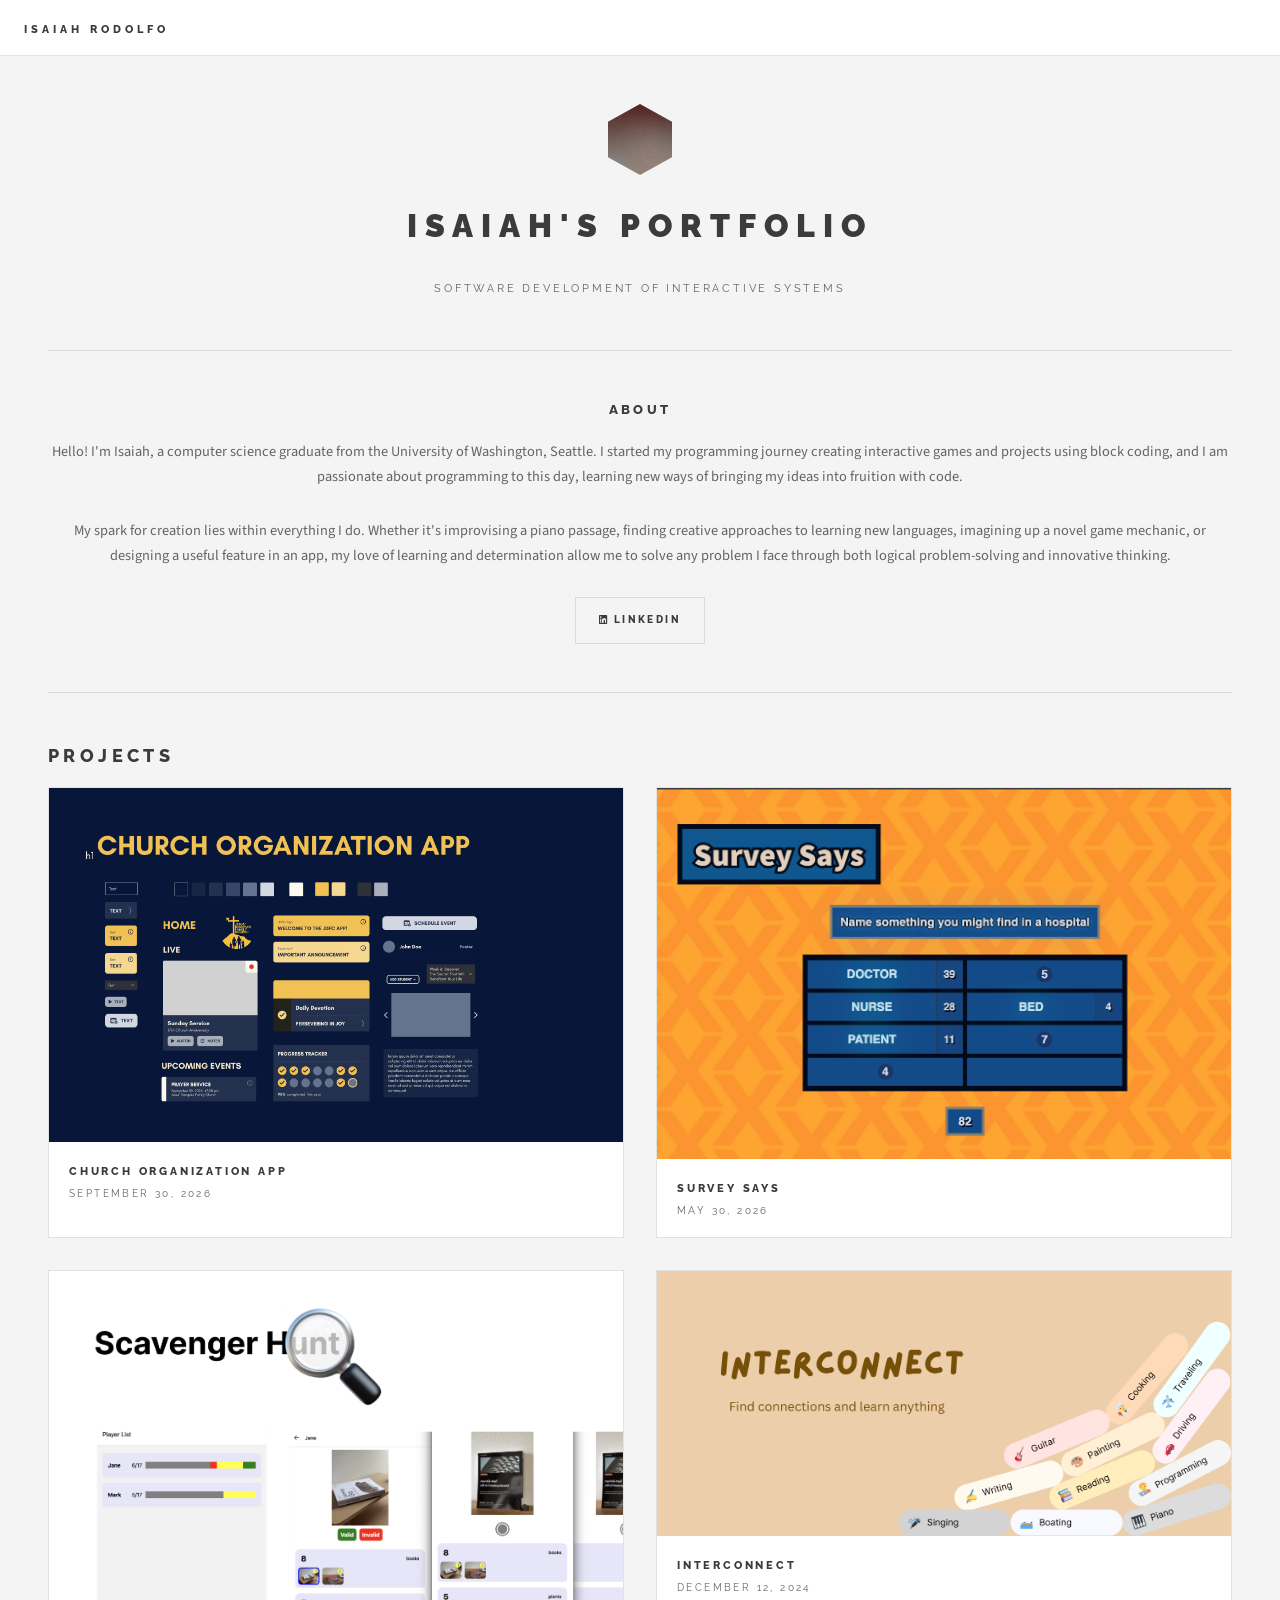
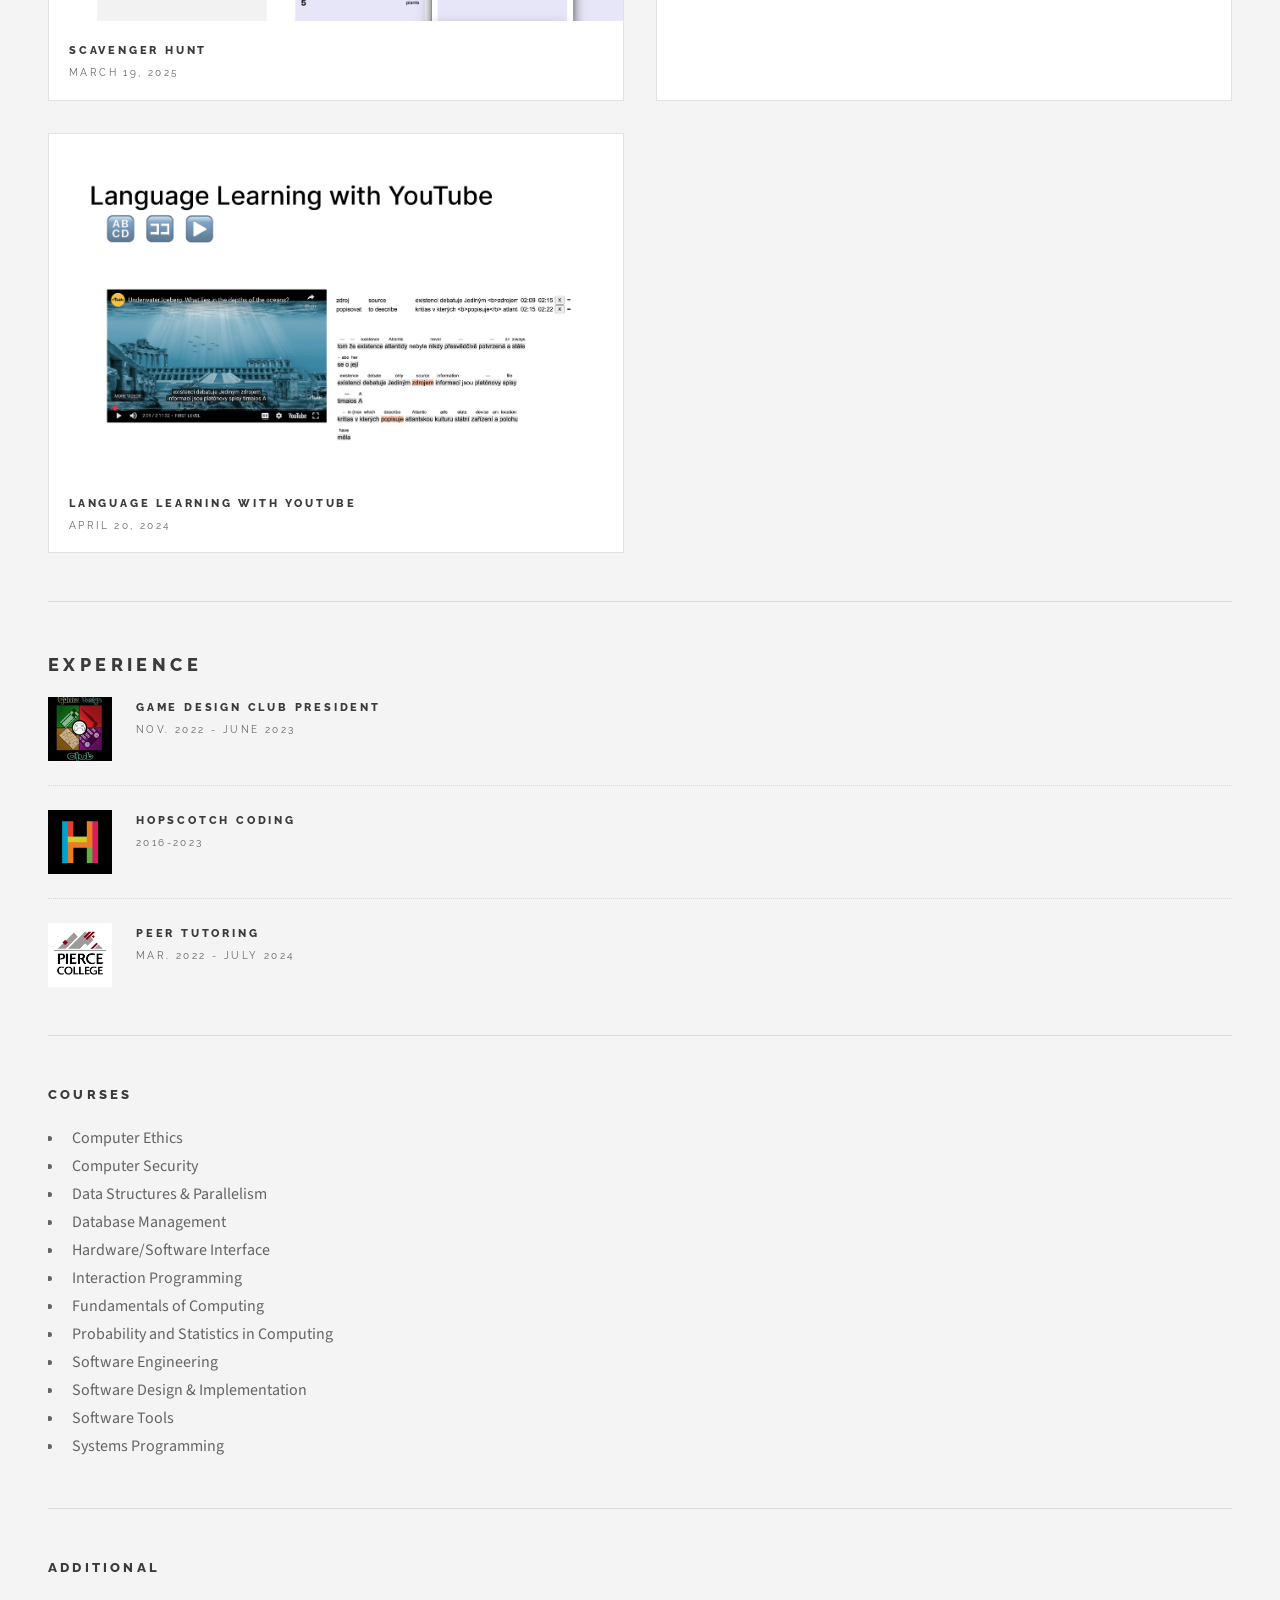
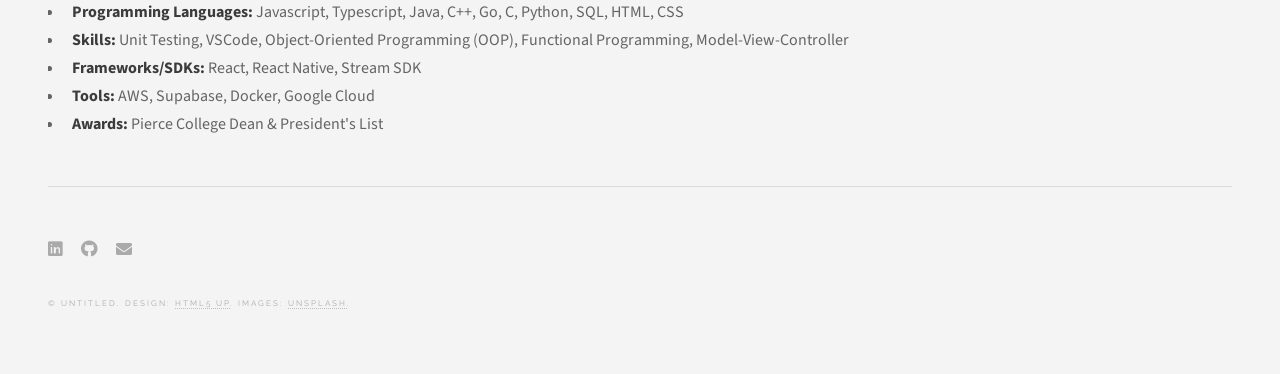
<file: index.html>
<!DOCTYPE html>
<!--
	Future Imperfect by HTML5 UP
	html5up.net | @ajlkn
	Free for personal and commercial use under the CCA 3.0 license (html5up.net/license)
-->
<html>
  <head>
    <title>Isaiah Rodolfo's Portfolio</title>
    <meta charset="utf-8" />
    <meta
      name="viewport"
      content="width=device-width, initial-scale=1, user-scalable=no"
    />
    <link rel="stylesheet" href="assets/css/main.css" />
  </head>
  <body class="is-preload">
    <!-- Wrapper -->
    <div id="wrapper">
      <!-- Header -->
      <header id="header">
        <h1><a href="index.html">Isaiah Rodolfo</a></h1>
        <!-- <nav class="links">
          <ul>
            <li><a href="#">Lorem</a></li>
            <li><a href="#">Ipsum</a></li>
            <li><a href="#">Feugiat</a></li>
            <li><a href="#">Tempus</a></li>
            <li><a href="#">Adipiscing</a></li>
          </ul>
        </nav> -->
        <!-- <nav class="main">
          <ul>
            <li class="search">
              <a class="fa-search" href="#search">Search</a>
              <form id="search" method="get" action="#">
                <input type="text" name="query" placeholder="Search" />
              </form>
            </li>
            <li class="menu">
              <a class="fa-bars" href="#menu">Menu</a>
            </li>
          </ul>
        </nav> -->
      </header>

      <!-- Menu -->
      <section id="menu">
        <!-- Search -->
        <section>
          <form class="search" method="get" action="#">
            <input type="text" name="query" placeholder="Search" />
          </form>
        </section>

        <!-- Links -->
        <section>
          <ul class="links">
            <li>
              <a href="#">
                <h3>Lorem ipsum</h3>
                <p>Feugiat tempus veroeros dolor</p>
              </a>
            </li>
            <li>
              <a href="#">
                <h3>Dolor sit amet</h3>
                <p>Sed vitae justo condimentum</p>
              </a>
            </li>
            <li>
              <a href="#">
                <h3>Feugiat veroeros</h3>
                <p>Phasellus sed ultricies mi congue</p>
              </a>
            </li>
            <li>
              <a href="#">
                <h3>Etiam sed consequat</h3>
                <p>Porta lectus amet ultricies</p>
              </a>
            </li>
          </ul>
        </section>

        <!-- Actions -->
        <section>
          <ul class="actions stacked">
            <li><a href="#" class="button large fit">Log In</a></li>
          </ul>
        </section>
      </section>

      <!-- Main -->
      <div id="main">
        <!-- Post -->
        <!--
							<article class="post">
								<header>
									<div class="title">
										<h2><a href="#">Elements</a></h2>
										<p>Lorem ipsum dolor amet nullam consequat etiam feugiat</p>
									</div>
									<div class="meta">
										<time class="published" datetime="2015-10-18">October 18, 2015</time>
										<a href="#" class="author"><span class="name">Jane Doe</span><img src="images/avatar.jpg" alt="" /></a>
									</div>
								</header>

								<section>
									<h3>Text</h3>
									<p>This is <b>bold</b> and this is <strong>strong</strong>. This is <i>italic</i> and this is <em>emphasized</em>.
									This is <sup>superscript</sup> text and this is <sub>subscript</sub> text.
									This is <u>underlined</u> and this is code: <code>for (;;) { ... }</code>. Finally, <a href="#">this is a link</a>.</p>
									<hr />
									<p>Nunc lacinia ante nunc ac lobortis. Interdum adipiscing gravida odio porttitor sem non mi integer non faucibus ornare mi ut ante amet placerat aliquet. Volutpat eu sed ante lacinia sapien lorem accumsan varius montes viverra nibh in adipiscing blandit tempus accumsan.</p>
									<hr />
									<h2>Heading Level 2</h2>
									<h3>Heading Level 3</h3>
									<h4>Heading Level 4</h4>
									<hr />
									<h4>Blockquote</h4>
									<blockquote>Fringilla nisl. Donec accumsan interdum nisi, quis tincidunt felis sagittis eget tempus euismod. Vestibulum ante ipsum primis in faucibus vestibulum. Blandit adipiscing eu felis iaculis volutpat ac adipiscing accumsan faucibus. Vestibulum ante ipsum primis in faucibus lorem ipsum dolor sit amet nullam adipiscing eu felis.</blockquote>
									<h4>Preformatted</h4>
									<pre><code>i = 0;

while (!deck.isInOrder()) {
  print 'Iteration ' + i;
  deck.shuffle();
  i++;
}

print 'It took ' + i + ' iterations to sort the deck.';</code></pre>
								</section>

								<section>
									<h3>Lists</h3>
									<div class="row">
										<div class="col-6 col-12-medium">
											<h4>Unordered</h4>
											<ul>
												<li>Dolor pulvinar etiam.</li>
												<li>Sagittis adipiscing.</li>
												<li>Felis enim feugiat.</li>
											</ul>
											<h4>Alternate</h4>
											<ul class="alt">
												<li>Dolor pulvinar etiam.</li>
												<li>Sagittis adipiscing.</li>
												<li>Felis enim feugiat.</li>
											</ul>
										</div>
										<div class="col-6 col-12-medium">
											<h4>Ordered</h4>
											<ol>
												<li>Dolor pulvinar etiam.</li>
												<li>Etiam vel felis viverra.</li>
												<li>Felis enim feugiat.</li>
												<li>Dolor pulvinar etiam.</li>
												<li>Etiam vel felis lorem.</li>
												<li>Felis enim et feugiat.</li>
											</ol>
											<h4>Icons</h4>
											<ul class="icons">
												<li><a href="#" class="icon brands fa-twitter"><span class="label">Twitter</span></a></li>
												<li><a href="#" class="icon brands fa-facebook-f"><span class="label">Facebook</span></a></li>
												<li><a href="#" class="icon brands fa-instagram"><span class="label">Instagram</span></a></li>
												<li><a href="#" class="icon brands fa-github"><span class="label">Github</span></a></li>
											</ul>
										</div>
									</div>
									<h3>Actions</h3>
									<div class="row">
										<div class="col-6 col-12-medium">
											<ul class="actions">
												<li><a href="#" class="button">Default</a></li>
												<li><a href="#" class="button">Default</a></li>
												<li><a href="#" class="button">Default</a></li>
											</ul>
											<ul class="actions small">
												<li><a href="#" class="button small">Small</a></li>
												<li><a href="#" class="button small">Small</a></li>
												<li><a href="#" class="button small">Small</a></li>
											</ul>
											<ul class="actions stacked">
												<li><a href="#" class="button">Default</a></li>
												<li><a href="#" class="button">Default</a></li>
												<li><a href="#" class="button">Default</a></li>
											</ul>
											<ul class="actions stacked">
												<li><a href="#" class="button small">Small</a></li>
												<li><a href="#" class="button small">Small</a></li>
												<li><a href="#" class="button small">Small</a></li>
											</ul>
										</div>
										<div class="col-6 col-12-medium">
											<ul class="actions stacked">
												<li><a href="#" class="button fit">Default</a></li>
												<li><a href="#" class="button fit">Default</a></li>
											</ul>
											<ul class="actions stacked">
												<li><a href="#" class="button small fit">Small</a></li>
												<li><a href="#" class="button small fit">Small</a></li>
											</ul>
										</div>
									</div>
								</section>

								<section>
									<h3>Table</h3>
									<h4>Default</h4>
									<div class="table-wrapper">
										<table>
											<thead>
												<tr>
													<th>Name</th>
													<th>Description</th>
													<th>Price</th>
												</tr>
											</thead>
											<tbody>
												<tr>
													<td>Item One</td>
													<td>Ante turpis integer aliquet porttitor.</td>
													<td>29.99</td>
												</tr>
												<tr>
													<td>Item Two</td>
													<td>Vis ac commodo adipiscing arcu aliquet.</td>
													<td>19.99</td>
												</tr>
												<tr>
													<td>Item Three</td>
													<td> Morbi faucibus arcu accumsan lorem.</td>
													<td>29.99</td>
												</tr>
												<tr>
													<td>Item Four</td>
													<td>Vitae integer tempus condimentum.</td>
													<td>19.99</td>
												</tr>
												<tr>
													<td>Item Five</td>
													<td>Ante turpis integer aliquet porttitor.</td>
													<td>29.99</td>
												</tr>
											</tbody>
											<tfoot>
												<tr>
													<td colspan="2"></td>
													<td>100.00</td>
												</tr>
											</tfoot>
										</table>
									</div>

									<h4>Alternate</h4>
									<div class="table-wrapper">
										<table class="alt">
											<thead>
												<tr>
													<th>Name</th>
													<th>Description</th>
													<th>Price</th>
												</tr>
											</thead>
											<tbody>
												<tr>
													<td>Item One</td>
													<td>Ante turpis integer aliquet porttitor.</td>
													<td>29.99</td>
												</tr>
												<tr>
													<td>Item Two</td>
													<td>Vis ac commodo adipiscing arcu aliquet.</td>
													<td>19.99</td>
												</tr>
												<tr>
													<td>Item Three</td>
													<td> Morbi faucibus arcu accumsan lorem.</td>
													<td>29.99</td>
												</tr>
												<tr>
													<td>Item Four</td>
													<td>Vitae integer tempus condimentum.</td>
													<td>19.99</td>
												</tr>
												<tr>
													<td>Item Five</td>
													<td>Ante turpis integer aliquet porttitor.</td>
													<td>29.99</td>
												</tr>
											</tbody>
											<tfoot>
												<tr>
													<td colspan="2"></td>
													<td>100.00</td>
												</tr>
											</tfoot>
										</table>
									</div>
								</section>

								<section>
									<h3>Buttons</h3>
									<ul class="actions">
										<li><a href="#" class="button large">Large</a></li>
										<li><a href="#" class="button">Default</a></li>
										<li><a href="#" class="button small">Small</a></li>
									</ul>
									<ul class="actions fit">
										<li><a href="#" class="button fit">Fit</a></li>
										<li><a href="#" class="button fit">Fit</a></li>
										<li><a href="#" class="button fit">Fit</a></li>
									</ul>
									<ul class="actions fit small">
										<li><a href="#" class="button fit small">Fit + Small</a></li>
										<li><a href="#" class="button fit small">Fit + Small</a></li>
										<li><a href="#" class="button fit small">Fit + Small</a></li>
									</ul>
									<ul class="actions">
										<li><a href="#" class="button icon solid fa-download">Icon</a></li>
										<li><a href="#" class="button icon solid fa-upload">Icon</a></li>
										<li><a href="#" class="button icon solid fa-save">Icon</a></li>
									</ul>
									<ul class="actions">
										<li><span class="button disabled">Disabled</span></li>
										<li><span class="button disabled icon solid fa-download">Disabled</span></li>
									</ul>
								</section>

								<section>
									<h3>Form</h3>
									<form method="post" action="#">
										<div class="row gtr-uniform">
											<div class="col-6 col-12-xsmall">
												<input type="text" name="demo-name" id="demo-name" value="" placeholder="Name" />
											</div>
											<div class="col-6 col-12-xsmall">
												<input type="email" name="demo-email" id="demo-email" value="" placeholder="Email" />
											</div>
											<div class="col-12">
												<select name="demo-category" id="demo-category">
													<option value="">- Category -</option>
													<option value="1">Manufacturing</option>
													<option value="1">Shipping</option>
													<option value="1">Administration</option>
													<option value="1">Human Resources</option>
												</select>
											</div>
											<div class="col-4 col-12-small">
												<input type="radio" id="demo-priority-low" name="demo-priority" checked>
												<label for="demo-priority-low">Low</label>
											</div>
											<div class="col-4 col-12-small">
												<input type="radio" id="demo-priority-normal" name="demo-priority">
												<label for="demo-priority-normal">Normal</label>
											</div>
											<div class="col-4 col-12-small">
												<input type="radio" id="demo-priority-high" name="demo-priority">
												<label for="demo-priority-high">High</label>
											</div>
											<div class="col-6 col-12-small">
												<input type="checkbox" id="demo-copy" name="demo-copy">
												<label for="demo-copy">Email me a copy</label>
											</div>
											<div class="col-6 col-12-small">
												<input type="checkbox" id="demo-human" name="demo-human" checked>
												<label for="demo-human">Not a robot</label>
											</div>
											<div class="col-12">
												<textarea name="demo-message" id="demo-message" placeholder="Enter your message" rows="6"></textarea>
											</div>
											<div class="col-12">
												<ul class="actions">
													<li><input type="submit" value="Send Message" /></li>
													<li><input type="reset" value="Reset" /></li>
												</ul>
											</div>
										</div>
									</form>
								</section>

								<section>
									<h3>Image</h3>
									<h4>Fit</h4>
									<div class="box alt">
										<div class="row gtr-uniform">
											<div class="col-12"><span class="image fit"><img src="images/pic02.jpg" alt="" /></span></div>
											<div class="col-4"><span class="image fit"><img src="images/pic04.jpg" alt="" /></span></div>
											<div class="col-4"><span class="image fit"><img src="images/pic05.jpg" alt="" /></span></div>
											<div class="col-4"><span class="image fit"><img src="images/pic06.jpg" alt="" /></span></div>
											<div class="col-4"><span class="image fit"><img src="images/pic06.jpg" alt="" /></span></div>
											<div class="col-4"><span class="image fit"><img src="images/pic04.jpg" alt="" /></span></div>
											<div class="col-4"><span class="image fit"><img src="images/pic05.jpg" alt="" /></span></div>
											<div class="col-4"><span class="image fit"><img src="images/pic05.jpg" alt="" /></span></div>
											<div class="col-4"><span class="image fit"><img src="images/pic06.jpg" alt="" /></span></div>
											<div class="col-4"><span class="image fit"><img src="images/pic04.jpg" alt="" /></span></div>
										</div>
									</div>
									<h4>Left &amp; Right</h4>
									<p><span class="image left"><img src="images/pic07.jpg" alt="" /></span>Fringilla nisl. Donec accumsan interdum nisi, quis tincidunt felis sagittis eget. tempus euismod. Vestibulum ante ipsum primis in faucibus vestibulum. Blandit adipiscing eu felis iaculis volutpat ac adipiscing accumsan eu faucibus. Integer ac pellentesque praesent tincidunt felis sagittis eget. tempus euismod. Vestibulum ante ipsum primis in faucibus vestibulum. Blandit adipiscing eu felis iaculis volutpat ac adipiscing accumsan eu faucibus. Integer ac pellentesque praesent. Donec accumsan interdum nisi, quis tincidunt felis sagittis eget. tempus euismod. Vestibulum ante ipsum primis in faucibus vestibulum. Blandit adipiscing eu felis iaculis volutpat ac adipiscing accumsan eu faucibus. Integer ac pellentesque praesent tincidunt felis sagittis eget. tempus euismod. Vestibulum ante ipsum primis in faucibus vestibulum. Blandit adipiscing eu felis iaculis volutpat ac adipiscing accumsan eu faucibus. Integer ac pellentesque praesent. Blandit adipiscing eu felis iaculis volutpat ac adipiscing accumsan eu faucibus. Integer ac pellentesque praesent tincidunt felis sagittis eget. tempus euismod. Vestibulum ante ipsum primis in faucibus vestibulum. Blandit adipiscing eu felis iaculis volutpat ac adipiscing accumsan eu faucibus. Integer ac pellentesque praesent.</p>
									<p><span class="image right"><img src="images/pic04.jpg" alt="" /></span>Fringilla nisl. Donec accumsan interdum nisi, quis tincidunt felis sagittis eget. tempus euismod. Vestibulum ante ipsum primis in faucibus vestibulum. Blandit adipiscing eu felis iaculis volutpat ac adipiscing accumsan eu faucibus. Integer ac pellentesque praesent tincidunt felis sagittis eget. tempus euismod. Vestibulum ante ipsum primis in faucibus vestibulum. Blandit adipiscing eu felis iaculis volutpat ac adipiscing accumsan eu faucibus. Integer ac pellentesque praesent. Donec accumsan interdum nisi, quis tincidunt felis sagittis eget. tempus euismod. Vestibulum ante ipsum primis in faucibus vestibulum. Blandit adipiscing eu felis iaculis volutpat ac adipiscing accumsan eu faucibus. Integer ac pellentesque praesent tincidunt felis sagittis eget. tempus euismod. Vestibulum ante ipsum primis in faucibus vestibulum. Blandit adipiscing eu felis iaculis volutpat ac adipiscing accumsan eu faucibus. Integer ac pellentesque praesent. Blandit adipiscing eu felis iaculis volutpat ac adipiscing accumsan eu faucibus. Integer ac pellentesque praesent tincidunt felis sagittis eget. tempus euismod. Vestibulum ante ipsum primis in faucibus vestibulum. Blandit adipiscing eu felis iaculis volutpat ac adipiscing accumsan eu faucibus. Integer ac pellentesque praesent.</p>
								</section>

							</article>
						-->

        <!-- Pagination -->
        <!-- <ul class="actions pagination">
          <li>
            <a href="" class="disabled button large previous">Previous Page</a>
          </li>
          <li><a href="#" class="button large next">Next Page</a></li>
        </ul> -->
      </div>

      <!-- Sidebar -->
      <section id="sidebar">
        <!-- Intro -->
        <section id="intro">
          <a href="#" class="logo"><img src="images/logo.jpg" alt="" /></a>
          <header>
            <h2>Isaiah's Portfolio</h2>
            <p>
              Software development of interactive systems
            </p>
          </header>
        </section>

				<!-- About -->
				<!-- I used a center style here -->
        <section class="blurb" style="text-align:center">
          <h2>About</h2>
          <p>
            Hello! I'm Isaiah, a computer science graduate from the University of Washington, Seattle. 
						I started my programming journey creating interactive games and projects using block coding, 
						and I am passionate about programming to this day, learning new ways of bringing my ideas into fruition with code. 
          </p>
					<p>
						My spark for creation lies within everything I do. Whether it's improvising a piano passage, finding 
						creative approaches to learning new languages, imagining up a novel game mechanic, or designing a useful feature in an app, 
						my love of learning and determination allow me to solve any problem I face through both logical problem-solving and 
						innovative thinking.
					</p>
          <a href="https://www.linkedin.com/in/isaiah-rodolfo/" class="button"><span class="label icon brands fa-linkedin"> LinkedIn</span></a
						>
        </section>


        <!-- Mini Posts -->
        <section>
          <h2>Projects</h2>   

          <div class="mini-posts">
			<!-- Mini Post -->
            <article class="mini-post">
              <header>
                <h3><a href="churchapp.html">Church Organization App</a></h3>
                <time class="published" datetime="2025-01-28"
                  >September 30, 2026</time
                >
                <!-- <a href="#" class="author"
                  ><img src="images/avatar.jpg" alt=""
                /></a> -->
              </header>
              <a href="church-organization-app.html" class="image"
                ><img src="images/church-organization-app/cover.jpg" alt=""
              /></a>
            </article>

            <!-- Mini Post -->
            <article class="mini-post">
              <header>
                <h3><a href="survey-says.html">Survey Says</a></h3>
                <time class="published" datetime="2026-05-30"
                  >May 30, 2026</time
                >
                <!-- <a href="#" class="author"
                  ><img src="images/avatar.jpg" alt=""
                /></a> -->
              </header>
              <a href="survey-says.html" class="image"
                ><img src="images/survey-says/cover.png" alt=""
              /></a>
            </article>

            <!-- Mini Post -->
            <article class="mini-post">
              <header>
                <h3><a href="scavenger-hunt.html">Scavenger Hunt</a></h3>
                <time class="published" datetime="2025-03-19"
                  >March 19, 2025</time
                >
                <!-- <a href="#" class="author"
                  ><img src="images/avatar.jpg" alt=""
                /></a> -->
              </header>
              <a href="scavenger-hunt.html" class="image"
                ><img src="images/scavenger-hunt/cover.jpg" alt=""
              /></a>
            </article>
			
            <!-- Mini Post -->
            <article class="mini-post">
              <header>
                <h3><a href="interconnect.html">Interconnect</a></h3>
                <time class="published" datetime="2024-12-12"
                  >December 12, 2024</time
                >
                <!-- <a href="#" class="author"
                  ><img src="images/avatar.jpg" alt=""
                /></a> -->
              </header>
              <a href="interconnect.html" class="image"
                ><img src="images/interconnect/cover.png" alt=""
              /></a>
            </article>

            <!-- Mini Post -->
            <article class="mini-post">
              <header>
                <h3><a href="language-learning-with-youtube.html">Language Learning with YouTube</a></h3>
                <time class="published" datetime="2024-04-20"
                  >April 20, 2024</time
                >
                <!-- <a href="#" class="author"
                  ><img src="images/avatar.jpg" alt=""
                /></a> -->
              </header>
              <a href="language-learning-with-youtube.html" class="image"
                ><img src="images/language-learning-with-youtube/cover.png" alt=""
              /></a>
            </article>

            <!-- Mini Post -->
            <!-- <article class="mini-post">
              <header>
                <h3><a href="single.html">Odio congue mattis</a></h3>
                <time class="published" datetime="2015-10-18"
                  >October 18, 2015</time
                >
                <a href="#" class="author"
                  ><img src="images/avatar.jpg" alt=""
                /></a>
              </header>
              <a href="single.html" class="image"
                ><img src="images/pic06.jpg" alt=""
              /></a>
            </article> -->

            <!-- Mini Post -->
            <!-- <article class="mini-post">
              <header>
                <h3><a href="single.html">Enim nisl veroeros</a></h3>
                <time class="published" datetime="2015-10-17"
                  >October 17, 2015</time
                >
                <a href="#" class="author"
                  ><img src="images/avatar.jpg" alt=""
                /></a>
              </header>
              <a href="single.html" class="image"
                ><img src="images/pic07.jpg" alt=""
              /></a>
            </article> -->
          </div>
        </section>

        <!-- Posts List -->
        <section>
					<h2>
						Experience
					</h2>
          <ul class="posts">
						<li>
              <article>
                <header>
                  <h3>
                    <a href="game-design-club.html">Game Design Club President</a>
                  </h3>
                  <time class="published" datetime="2016-07-15">Nov. 2022 - June 2023</time>
                </header>
                <a href="game-design-club.html" class="image"
                  ><img src="images/game-design/game-design-logo-square.jpeg" alt=""
                /></a>
              </article>
            </li>
            <li>
              <article>
                <header>
                  <h3>
                    <a href="hopscotch.html">Hopscotch Coding</a>
                  </h3>
                  <time class="published" datetime="2016-07-15">2016-2023</time>
                </header>
                <a href="hopscotch.html" class="image"
                  ><img src="images/hopscotch/hopscotch-icon.png" alt=""
                /></a>
              </article>
            </li>
						<li>
              <article>
                <header>
                  <h3>
                    <a href="tutoring.html">Peer Tutoring</a>
                  </h3>
                  <time class="published" datetime="2016-07-15">Mar. 2022 - July 2024</time>
                </header>
                <a href="tutoring.html" class="image"
                  ><img src="images/pierce-college/pierce-college-logo-square.png" alt=""
                /></a>
              </article>
            </li>
            <!-- <li>
              <article>
                <header>
                  <h3>
                    <a href="single.html"
                      >Convallis maximus nisl mattis nunc id lorem</a
                    >
                  </h3>
                  <time class="published" datetime="2015-10-15"
                    >October 15, 2015</time
                  >
                </header>
                <a href="single.html" class="image"
                  ><img src="images/pic09.jpg" alt=""
                /></a>
              </article>
            </li>
            <li>
              <article>
                <header>
                  <h3>
                    <a href="single.html"
                      >Euismod amet placerat vivamus porttitor</a
                    >
                  </h3>
                  <time class="published" datetime="2015-10-10"
                    >October 10, 2015</time
                  >
                </header>
                <a href="single.html" class="image"
                  ><img src="images/pic10.jpg" alt=""
                /></a>
              </article>
            </li>
            <li>
              <article>
                <header>
                  <h3>
                    <a href="single.html"
                      >Magna enim accumsan tortor cursus ultricies</a
                    >
                  </h3>
                  <time class="published" datetime="2015-10-08"
                    >October 8, 2015</time
                  >
                </header>
                <a href="single.html" class="image"
                  ><img src="images/pic11.jpg" alt=""
                /></a>
              </article>
            </li>
            <li>
              <article>
                <header>
                  <h3>
                    <a href="single.html"
                      >Congue ullam corper lorem ipsum dolor</a
                    >
                  </h3>
                  <time class="published" datetime="2015-10-06"
                    >October 7, 2015</time
                  >
                </header>
                <a href="single.html" class="image"
                  ><img src="images/pic12.jpg" alt=""
                /></a>
              </article>
            </li>
          </ul> -->
        </section>

				<!-- Courses -->
				<section class="blurb">
					<h2>Courses</h2>
					<ul>
						<li>Computer Ethics</li>
						<li>Computer Security</li>
						<li>Data Structures & Parallelism</li>
						<li>Database Management</li>
						<li>Hardware/Software Interface</li>
						<li>Interaction Programming</li>
						<li>Fundamentals of Computing</li>
						<li>Probability and Statistics in Computing</li>
						<li>Software Engineering</li>
						<li>Software Design & Implementation</li>
						<li>Software Tools</li>
						<li>Systems Programming</li>
					</ul>
				</section>

				<!-- Additional -->
				<section class="blurb">
					<h2>Additional</h2>
					<ul>
						<li><strong>Programming Languages:</strong> Javascript, Typescript, Java, C++, Go, C, Python, SQL, HTML, CSS</li>
						<li><strong>Skills:</strong> Unit Testing, VSCode, Object-Oriented Programming (OOP), Functional Programming, Model-View-Controller</li>
						<li><strong>Frameworks/SDKs:</strong> React, React Native, Stream SDK</li>
						<li><strong>Tools:</strong> AWS, Supabase, Docker, Google Cloud</li>
						<li><strong>Awards:</strong> Pierce College Dean & President's List</li>
					</ul>
				</section>
        
        <!-- Footer -->
        <section id="footer">
          <ul class="icons">
            <!-- <li>
              <a href="#" class="icon brands fa-twitter"
                ><span class="label">Twitter</span></a
              >
            </li>
            <li>
              <a href="#" class="icon brands fa-facebook-f"
                ><span class="label">Facebook</span></a
              >
            </li> -->
            <!-- <li>
              <a href="#" class="icon brands fa-instagram"
                ><span class="label">Instagram</span></a
              >
            </li> -->
            <!-- <li>
              <a href="#" class="icon solid fa-rss"
                ><span class="label">RSS</span></a
              >
            </li> -->
						<li>
              <a href="https://www.linkedin.com/in/isaiah-rodolfo" class="icon solid brands fa-linkedin"
                ><span class="label">LinkedIn</span></a
              >
            </li>
						<li>
							<a
								href="https://github.com/isaiahrodolfo"
								class="icon solid brands fa-github"
								><span class="label">GitHub</span></a
							>
						</li>
            <li>
              <a href="mailto:isaiahrodolfo@gmail.com" class="icon solid fa-envelope"
                ><span class="label">Email</span></a
              >
            </li>
          </ul>
          <p class="copyright">
            &copy; Untitled. Design: <a href="http://html5up.net">HTML5 UP</a>.
            Images: <a href="http://unsplash.com">Unsplash</a>.
          </p>
        </section>
      </section>
    </div>

    <!-- Scripts -->
    <script src="assets/js/jquery.min.js"></script>
    <script src="assets/js/browser.min.js"></script>
    <script src="assets/js/breakpoints.min.js"></script>
    <script src="assets/js/util.js"></script>
    <script src="assets/js/main.js"></script>
  </body>
</html>
</file>
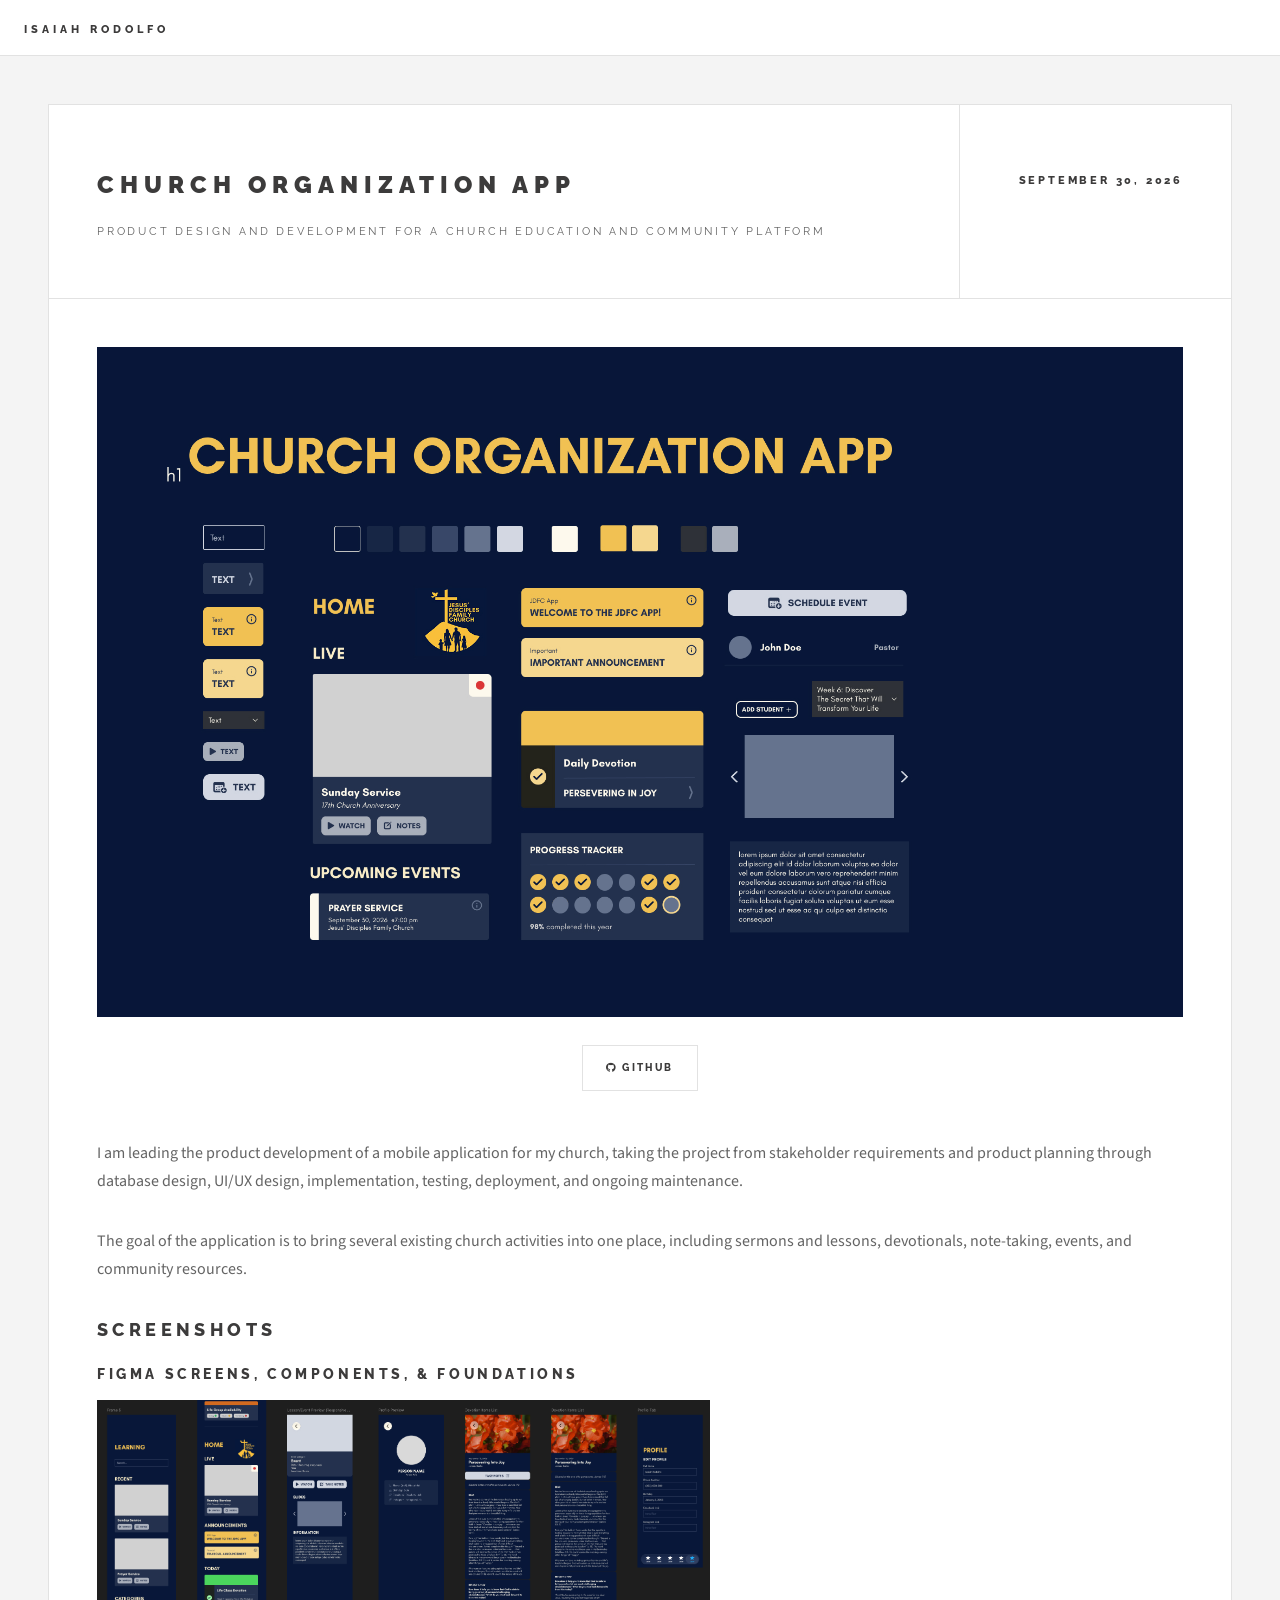
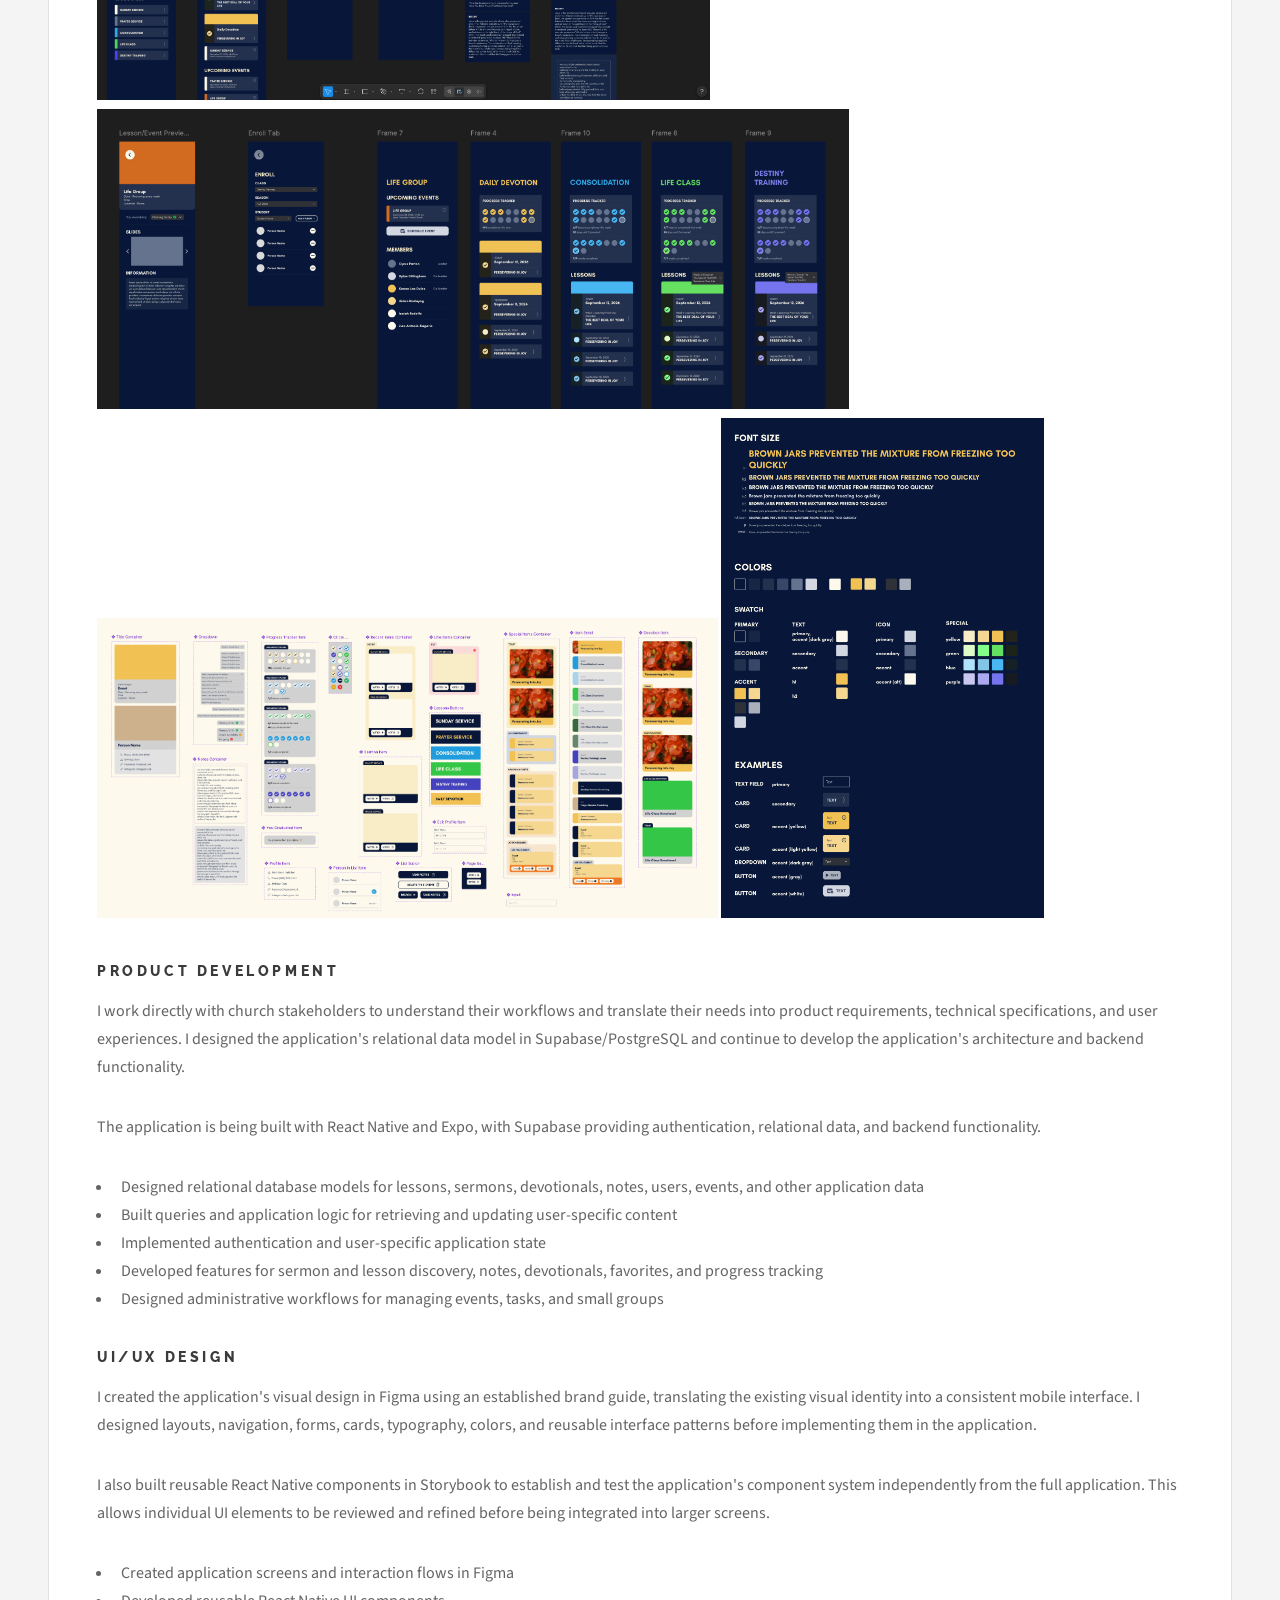
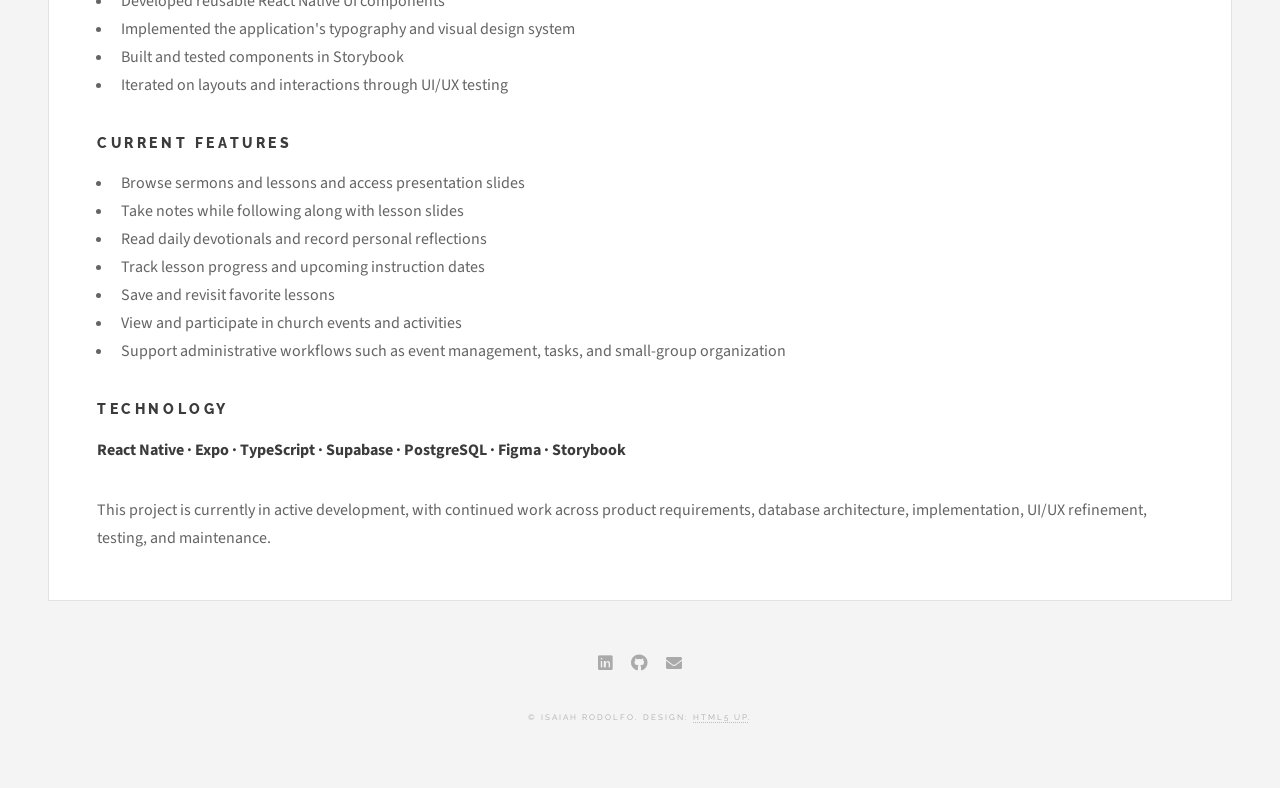
<file: church-organization-app.html>
<!doctype html>
<!--
	Future Imperfect by HTML5 UP
	html5up.net | @ajlkn
	Free for personal and commercial use under the CCA 3.0 license (html5up.net/license)
-->
<html>
  <head>
    <title>Church Organization App - Isaiah Rodolfo</title>
    <meta charset="utf-8" />
    <meta
      name="viewport"
      content="width=device-width, initial-scale=1, user-scalable=no"
    />
    <link rel="stylesheet" href="assets/css/main.css" />
  </head>
  <body class="single is-preload">
    <div id="wrapper">
      <!-- Header -->
      <header id="header">
        <h1><a href="index.html">Isaiah Rodolfo</a></h1>
      </header>

      <!-- Main -->
      <div id="main">
        <article class="post">
          <header>
            <div class="title">
              <h2><a href="#">Church Organization App</a></h2>
              <p>
                Product design and development for a church education and
                community platform
              </p>
            </div>

            <div class="meta">
              <time class="published" datetime="2026-09-30">
                September 30, 2026
              </time>
            </div>
          </header>

          <span class="image featured" style="text-align: center">
            <img
              src="images/church-organization-app/cover.jpg"
              alt="Church Organization App Cover Page"
            />
            <br />
            <a href="https://github.com/isaiahrodolfo/jdfc-app" class="button"
              ><span class="label icon brands fa-github"> GitHub</span></a
            >
          </span>

          <p>
            I am leading the product development of a mobile application for my
            church, taking the project from stakeholder requirements and product
            planning through database design, UI/UX design, implementation,
            testing, deployment, and ongoing maintenance.
          </p>

          <p>
            The goal of the application is to bring several existing church
            activities into one place, including sermons and lessons,
            devotionals, note-taking, events, and community resources.
          </p>

          <h2>Screenshots</h2>
          <h3>Figma Screens, Components, & Foundations</h3>
          <img
            height="300"
            src="images/church-organization-app/screens-1.png"
            alt=""
          />
          <img
            height="300"
            src="images/church-organization-app/screens-2.png"
            alt=""
          />
          <img
            height="300"
            src="images/church-organization-app/components.png"
            alt=""
          />
          <img
            height="500"
            src="images/church-organization-app/foundations.png"
            alt=""
          />
          <p></p>

          <h3>Product Development</h3>

          <p>
            I work directly with church stakeholders to understand their
            workflows and translate their needs into product requirements,
            technical specifications, and user experiences. I designed the
            application's relational data model in Supabase/PostgreSQL and
            continue to develop the application's architecture and backend
            functionality.
          </p>

          <p>
            The application is being built with React Native and Expo, with
            Supabase providing authentication, relational data, and backend
            functionality.
          </p>

          <ul>
            <li>
              Designed relational database models for lessons, sermons,
              devotionals, notes, users, events, and other application data
            </li>
            <li>
              Built queries and application logic for retrieving and updating
              user-specific content
            </li>
            <li>
              Implemented authentication and user-specific application state
            </li>
            <li>
              Developed features for sermon and lesson discovery, notes,
              devotionals, favorites, and progress tracking
            </li>
            <li>
              Designed administrative workflows for managing events, tasks, and
              small groups
            </li>
          </ul>

          <h3>UI/UX Design</h3>

          <p>
            I created the application's visual design in Figma using an
            established brand guide, translating the existing visual identity
            into a consistent mobile interface. I designed layouts, navigation,
            forms, cards, typography, colors, and reusable interface patterns
            before implementing them in the application.
          </p>

          <p>
            I also built reusable React Native components in Storybook to
            establish and test the application's component system independently
            from the full application. This allows individual UI elements to be
            reviewed and refined before being integrated into larger screens.
          </p>

          <ul>
            <li>Created application screens and interaction flows in Figma</li>
            <li>Developed reusable React Native UI components</li>
            <li>
              Implemented the application's typography and visual design system
            </li>
            <li>Built and tested components in Storybook</li>
            <li>Iterated on layouts and interactions through UI/UX testing</li>
          </ul>

          <h3>Current Features</h3>

          <ul>
            <li>Browse sermons and lessons and access presentation slides</li>
            <li>Take notes while following along with lesson slides</li>
            <li>Read daily devotionals and record personal reflections</li>
            <li>Track lesson progress and upcoming instruction dates</li>
            <li>Save and revisit favorite lessons</li>
            <li>View and participate in church events and activities</li>
            <li>
              Support administrative workflows such as event management, tasks,
              and small-group organization
            </li>
          </ul>

          <h3>Technology</h3>

          <p>
            <strong
              >React Native · Expo · TypeScript · Supabase · PostgreSQL · Figma
              · Storybook</strong
            >
          </p>

          <p>
            This project is currently in active development, with continued work
            across product requirements, database architecture, implementation,
            UI/UX refinement, testing, and maintenance.
          </p>

          <footer></footer>
        </article>
      </div>

      <!-- Footer -->
      <section id="footer">
        <ul class="icons">
          <li>
            <a
              href="https://www.linkedin.com/in/isaiah-rodolfo"
              class="icon solid brands fa-linkedin"
            >
              <span class="label">LinkedIn</span>
            </a>
          </li>

          <li>
            <a
              href="https://github.com/isaiahrodolfo"
              class="icon solid brands fa-github"
            >
              <span class="label">GitHub</span>
            </a>
          </li>

          <li>
            <a
              href="mailto:isaiahrodolfo@gmail.com"
              class="icon solid fa-envelope"
            >
              <span class="label">Email</span>
            </a>
          </li>
        </ul>

        <p class="copyright">
          &copy; Isaiah Rodolfo. Design:
          <a href="http://html5up.net">HTML5 UP</a>.
        </p>
      </section>
    </div>

    <!-- Scripts -->
    <script src="assets/js/jquery.min.js"></script>
    <script src="assets/js/browser.min.js"></script>
    <script src="assets/js/breakpoints.min.js"></script>
    <script src="assets/js/util.js"></script>
    <script src="assets/js/main.js"></script>
  </body>
</html>
</file>
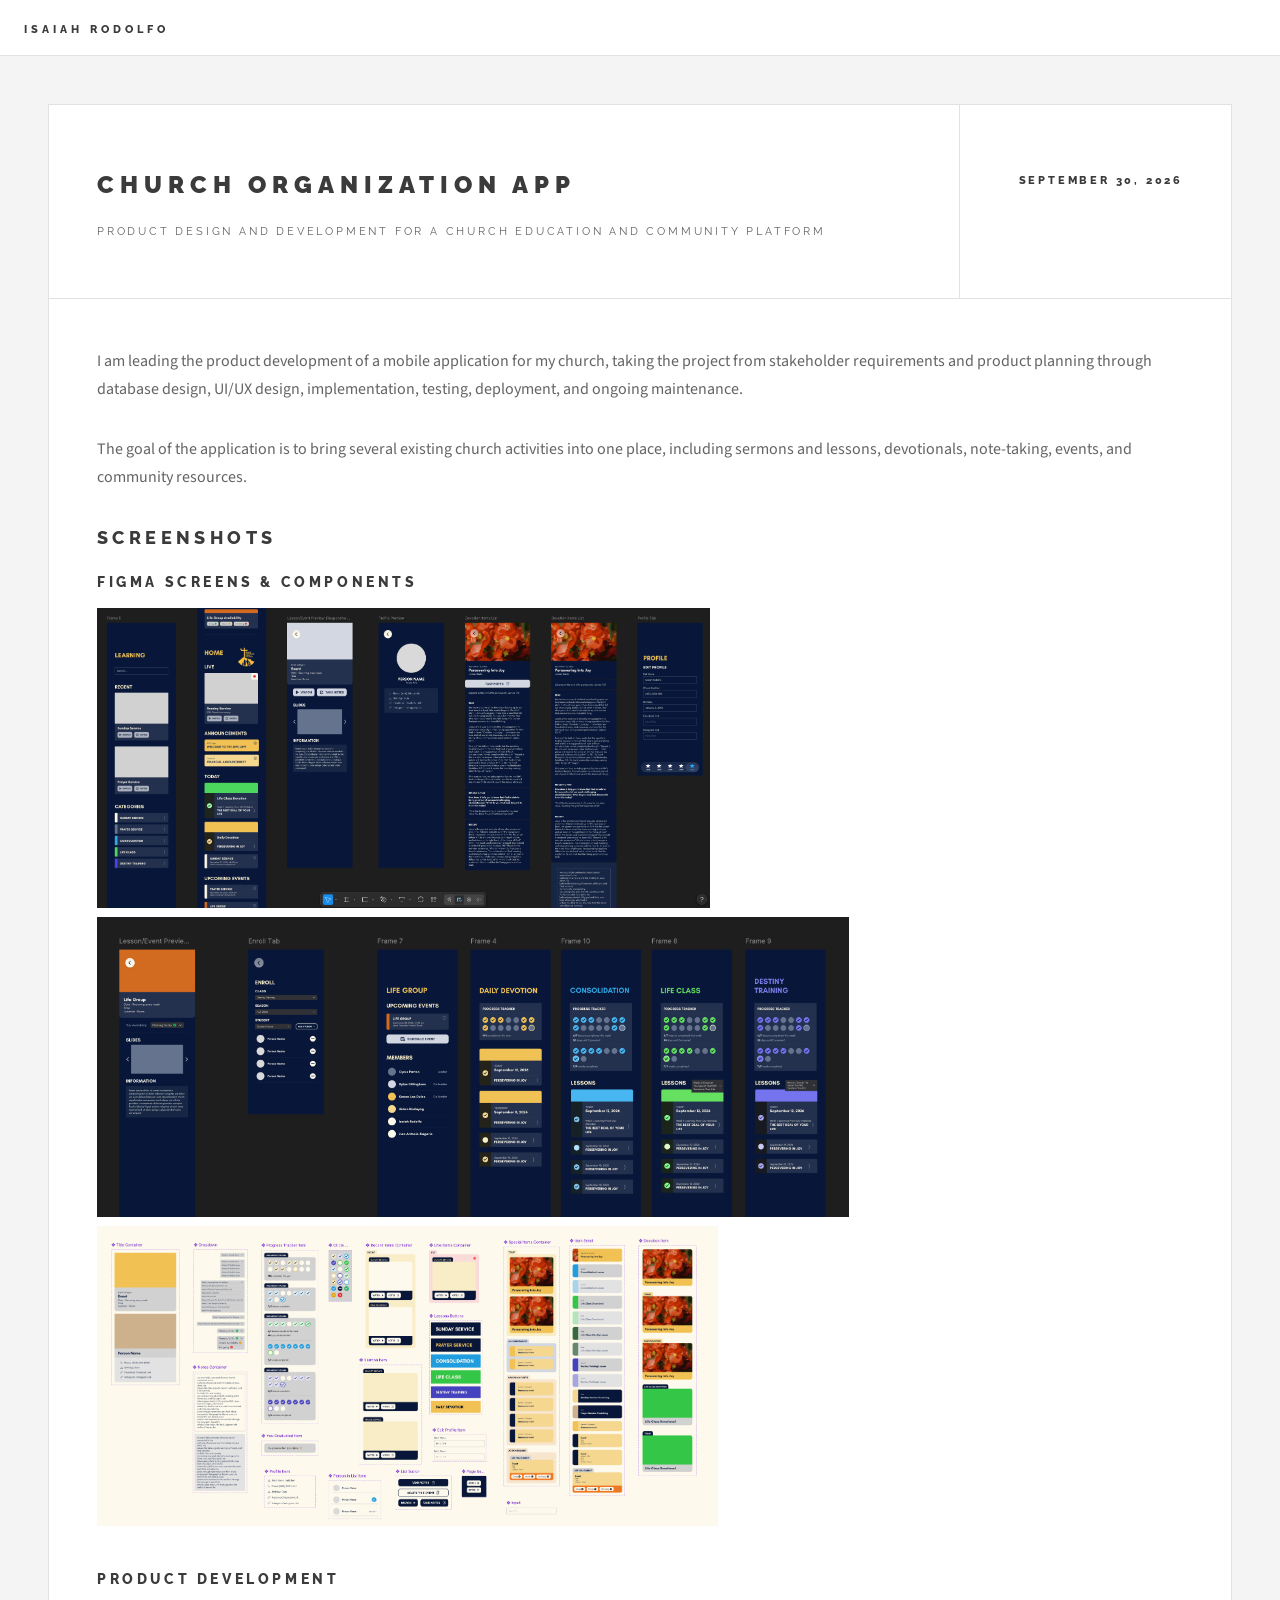
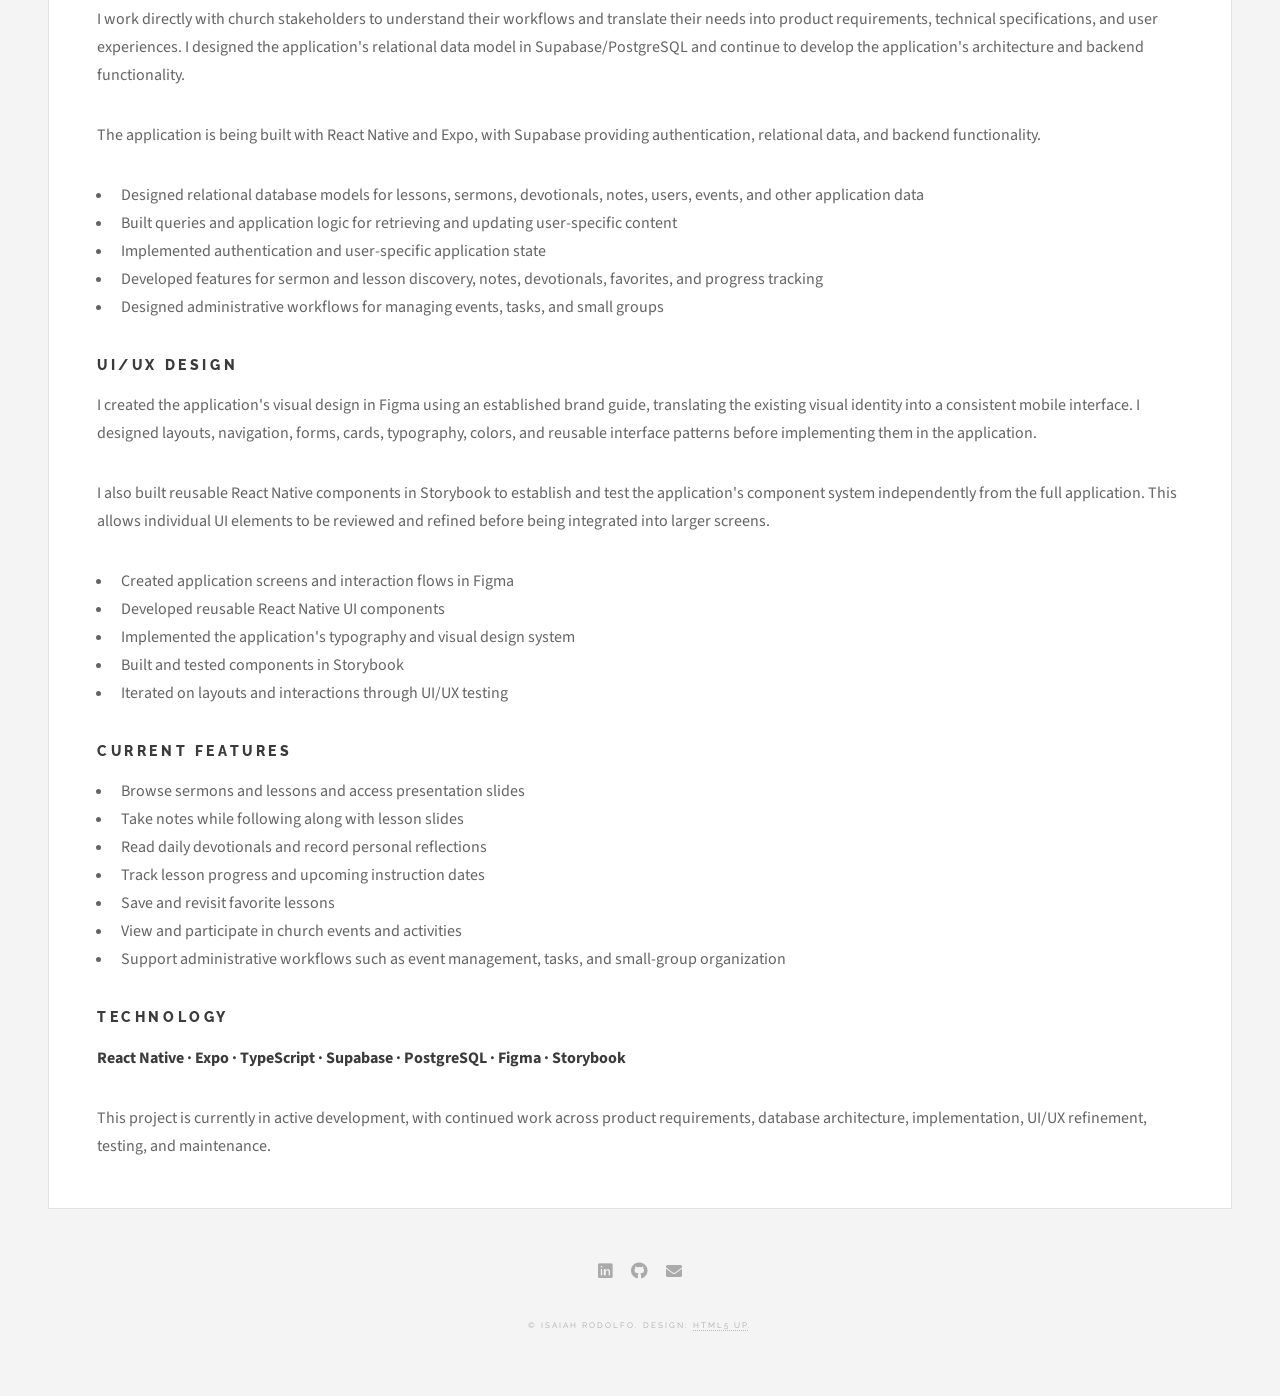
<file: churchapp.html>
<!doctype html>
<!--
	Future Imperfect by HTML5 UP
	html5up.net | @ajlkn
	Free for personal and commercial use under the CCA 3.0 license (html5up.net/license)
-->
<html>
  <head>
    <title>Church Organization App - Isaiah Rodolfo</title>
    <meta charset="utf-8" />
    <meta
      name="viewport"
      content="width=device-width, initial-scale=1, user-scalable=no"
    />
    <link rel="stylesheet" href="assets/css/main.css" />
  </head>
  <body class="single is-preload">
    <div id="wrapper">
      <!-- Header -->
      <header id="header">
        <h1><a href="index.html">Isaiah Rodolfo</a></h1>
      </header>

      <!-- Main -->
      <div id="main">
        <article class="post">
          <header>
            <div class="title">
              <h2><a href="#">Church Organization App</a></h2>
              <p>
                Product design and development for a church education and
                community platform
              </p>
            </div>

            <div class="meta">
              <time class="published" datetime="2026-09-30">
                September 30, 2026
              </time>
            </div>
          </header>

          <p>
            I am leading the product development of a mobile application for my
            church, taking the project from stakeholder requirements and product
            planning through database design, UI/UX design, implementation,
            testing, deployment, and ongoing maintenance.
          </p>

          <p>
            The goal of the application is to bring several existing church
            activities into one place, including sermons and lessons,
            devotionals, note-taking, events, and community resources.
          </p>

          <h2>Screenshots</h2>
          <h3>Figma Screens & Components</h3>
          <img
            height="300"
            src="images/church-organization-app/screens-1.png"
            alt=""
          />
          <img
            height="300"
            src="images/church-organization-app/screens-2.png"
            alt=""
          />
          <img
            height="300"
            src="images/church-organization-app/components.png"
            alt=""
          />
          <p></p>

          <h3>Product Development</h3>

          <p>
            I work directly with church stakeholders to understand their
            workflows and translate their needs into product requirements,
            technical specifications, and user experiences. I designed the
            application's relational data model in Supabase/PostgreSQL and
            continue to develop the application's architecture and backend
            functionality.
          </p>

          <p>
            The application is being built with React Native and Expo, with
            Supabase providing authentication, relational data, and backend
            functionality.
          </p>

          <ul>
            <li>
              Designed relational database models for lessons, sermons,
              devotionals, notes, users, events, and other application data
            </li>
            <li>
              Built queries and application logic for retrieving and updating
              user-specific content
            </li>
            <li>
              Implemented authentication and user-specific application state
            </li>
            <li>
              Developed features for sermon and lesson discovery, notes,
              devotionals, favorites, and progress tracking
            </li>
            <li>
              Designed administrative workflows for managing events, tasks, and
              small groups
            </li>
          </ul>

          <h3>UI/UX Design</h3>

          <p>
            I created the application's visual design in Figma using an
            established brand guide, translating the existing visual identity
            into a consistent mobile interface. I designed layouts, navigation,
            forms, cards, typography, colors, and reusable interface patterns
            before implementing them in the application.
          </p>

          <p>
            I also built reusable React Native components in Storybook to
            establish and test the application's component system independently
            from the full application. This allows individual UI elements to be
            reviewed and refined before being integrated into larger screens.
          </p>

          <ul>
            <li>Created application screens and interaction flows in Figma</li>
            <li>Developed reusable React Native UI components</li>
            <li>
              Implemented the application's typography and visual design system
            </li>
            <li>Built and tested components in Storybook</li>
            <li>Iterated on layouts and interactions through UI/UX testing</li>
          </ul>

          <h3>Current Features</h3>

          <ul>
            <li>Browse sermons and lessons and access presentation slides</li>
            <li>Take notes while following along with lesson slides</li>
            <li>Read daily devotionals and record personal reflections</li>
            <li>Track lesson progress and upcoming instruction dates</li>
            <li>Save and revisit favorite lessons</li>
            <li>View and participate in church events and activities</li>
            <li>
              Support administrative workflows such as event management, tasks,
              and small-group organization
            </li>
          </ul>

          <h3>Technology</h3>

          <p>
            <strong
              >React Native · Expo · TypeScript · Supabase · PostgreSQL · Figma
              · Storybook</strong
            >
          </p>

          <p>
            This project is currently in active development, with continued work
            across product requirements, database architecture, implementation,
            UI/UX refinement, testing, and maintenance.
          </p>

          <footer></footer>
        </article>
      </div>

      <!-- Footer -->
      <section id="footer">
        <ul class="icons">
          <li>
            <a
              href="https://www.linkedin.com/in/isaiah-rodolfo"
              class="icon solid brands fa-linkedin"
            >
              <span class="label">LinkedIn</span>
            </a>
          </li>

          <li>
            <a
              href="https://github.com/isaiahrodolfo"
              class="icon solid brands fa-github"
            >
              <span class="label">GitHub</span>
            </a>
          </li>

          <li>
            <a
              href="mailto:isaiahrodolfo@gmail.com"
              class="icon solid fa-envelope"
            >
              <span class="label">Email</span>
            </a>
          </li>
        </ul>

        <p class="copyright">
          &copy; Isaiah Rodolfo. Design:
          <a href="http://html5up.net">HTML5 UP</a>.
        </p>
      </section>
    </div>

    <!-- Scripts -->
    <script src="assets/js/jquery.min.js"></script>
    <script src="assets/js/browser.min.js"></script>
    <script src="assets/js/breakpoints.min.js"></script>
    <script src="assets/js/util.js"></script>
    <script src="assets/js/main.js"></script>
  </body>
</html>
</file>
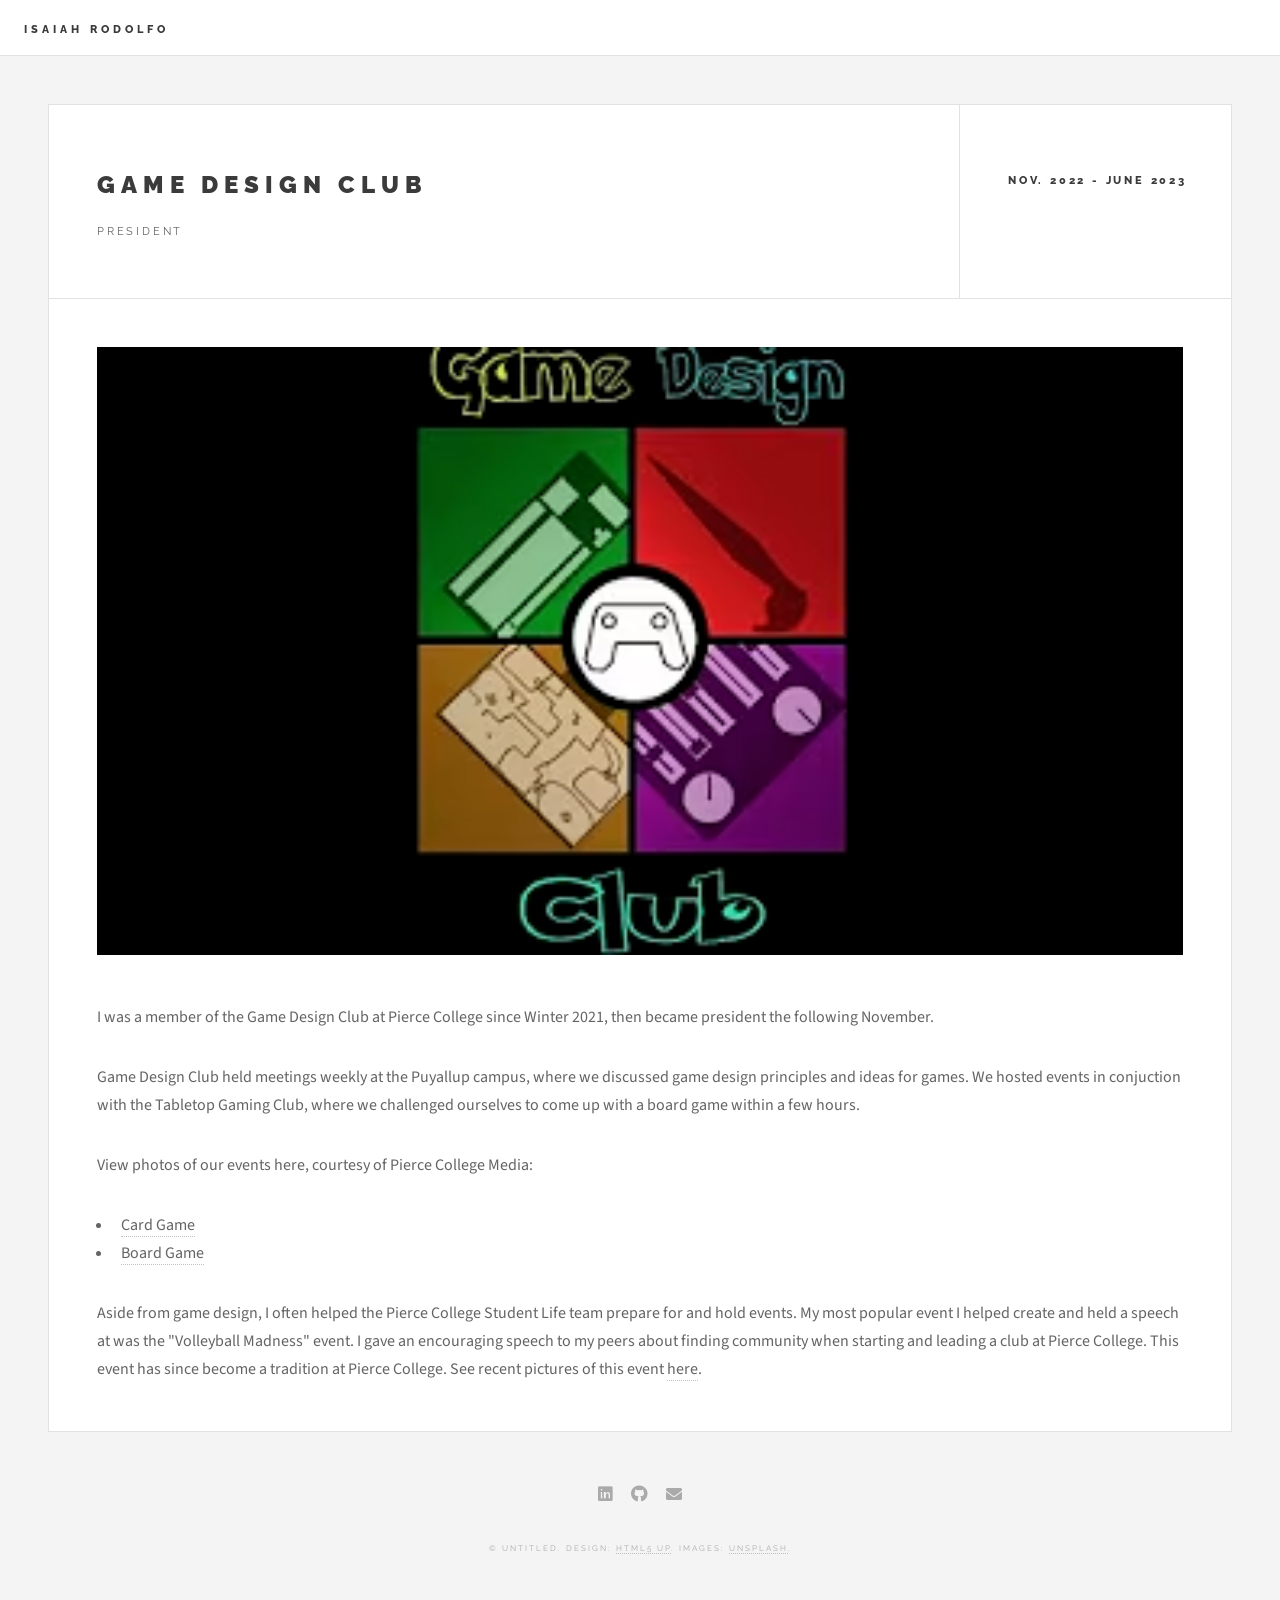
<file: game-design-club.html>
<!DOCTYPE html>
<!--
	Future Imperfect by HTML5 UP
	html5up.net | @ajlkn
	Free for personal and commercial use under the CCA 3.0 license (html5up.net/license)
-->
<html>
  <head>
    <title>Game Design Club - Isaiah Rodolfo</title>
    <meta charset="utf-8" />
    <meta
      name="viewport"
      content="width=device-width, initial-scale=1, user-scalable=no"
    />
    <link rel="stylesheet" href="assets/css/main.css" />
  </head>
  <body class="single is-preload">
    <!-- Wrapper -->
    <div id="wrapper">
      <!-- Header -->
      <header id="header">
        <h1><a href="index.html">Isaiah Rodolfo</a></h1>
        <!-- <nav class="links">
          <ul>
            <li><a href="#">Lorem</a></li>
            <li><a href="#">Ipsum</a></li>
            <li><a href="#">Feugiat</a></li>
            <li><a href="#">Tempus</a></li>
            <li><a href="#">Adipiscing</a></li>
          </ul>
        </nav> -->
        <!-- <nav class="main">
          <ul>
            <li class="search">
              <a class="fa-search" href="#search">Search</a>
              <form id="search" method="get" action="#">
                <input type="text" name="query" placeholder="Search" />
              </form>
            </li>
            <li class="menu">
              <a class="fa-bars" href="#menu">Menu</a>
            </li>
          </ul>
        </nav> -->
      </header>

      <!-- Menu -->
      <section id="menu">
        <!-- Search -->
        <section>
          <form class="search" method="get" action="#">
            <input type="text" name="query" placeholder="Search" />
          </form>
        </section>

        <!-- Links -->
        <section>
          <ul class="links">
            <li>
              <a href="#">
                <h3>Lorem ipsum</h3>
                <p>Feugiat tempus veroeros dolor</p>
              </a>
            </li>
            <li>
              <a href="#">
                <h3>Dolor sit amet</h3>
                <p>Sed vitae justo condimentum</p>
              </a>
            </li>
            <li>
              <a href="#">
                <h3>Feugiat veroeros</h3>
                <p>Phasellus sed ultricies mi congue</p>
              </a>
            </li>
            <li>
              <a href="#">
                <h3>Etiam sed consequat</h3>
                <p>Porta lectus amet ultricies</p>
              </a>
            </li>
          </ul>
        </section>

        <!-- Actions -->
        <section>
          <ul class="actions stacked">
            <li><a href="#" class="button large fit">Log In</a></li>
          </ul>
        </section>
      </section>

      <!-- Main -->
      <div id="main">
        <!-- Post -->
        <article class="post">
          <header>
            <div class="title">
              <h2><a href="#">Game Design Club</a></h2>
              <p>President</p>
            </div>
            <div class="meta">
              <time class="published" datetime="03-24-2022"
                >Nov. 2022 - June 2023</time
              >
              <!-- <a href="#" class="author"
                ><span class="name">Isaiah Rodolfo</span
                ><img src="images/avatar.jpg" alt=""
              /></a> -->
            </div>
          </header>
          <span class="image featured"
            ><img src="images/game-design/game-design-logo.png" alt=""
          /></span>
          <!-- <p>
            <a href="https://ae-hopscotch.github.io/hs-tools/explore-channel/user.html?u=5d00ty-1kwn_7k&channel=Published">Link to my Hopscotch projects</a>
          </p> -->
          <p>
            I was a member of the Game Design Club at Pierce College since
            Winter 2021, then became president the following November.
          </p>
          <p>
            Game Design Club held meetings weekly at the Puyallup campus, where
            we discussed game design principles and ideas for games. We hosted
            events in conjuction with the Tabletop Gaming Club, where we
            challenged ourselves to come up with a board game within a few
            hours.
          </p>
          <p>
            View photos of our events here, courtesy of Pierce College Media:
            <ul>
              <li>
                <a href="https://www.flickr.com/photos/piercecollegecampuslife/albums/72177720299281729/with/52101964480">Card Game</a>
              </li>
              <li>
                <a href="https://www.flickr.com/photos/piercecollegecampuslife/52625686841/in/album-72177720305237053">Board Game</a>
              </li>
            </ul>
          </p>
          <p>
            Aside from game design, I often helped the Pierce College Student Life team prepare for and hold events. 
            My most popular event I helped create and held a speech at was the "Volleyball Madness" event. 
            I gave an encouraging speech to my peers about finding community when starting and leading a club at Pierce College. 
            This event has since become a tradition at Pierce College. 
            See recent pictures of this event <a href="https://www.instagram.com/puy_osl/p/C7moQbdut1m/?img_index=1">here</a>.
          </p>
          <footer>
            <!-- <ul class="stats">
              <li><a href="#">General</a></li>
              <li><a href="#" class="icon solid fa-heart">28</a></li>
              <li><a href="#" class="icon solid fa-comment">128</a></li>
            </ul> -->
          </footer>
        </article>
      </div>

      <!-- Footer -->
      <section id="footer">
        <ul class="icons">
          <!-- <li>
            <a href="#" class="icon brands fa-twitter"
              ><span class="label">Twitter</span></a
            >
          </li>
          <li>
            <a href="#" class="icon brands fa-facebook-f"
              ><span class="label">Facebook</span></a
            >
          </li>
          <li>
            <a href="#" class="icon brands fa-instagram"
              ><span class="label">Instagram</span></a
            >
          </li>
          <li>
            <a href="#" class="icon solid fa-rss"
              ><span class="label">RSS</span></a
            >
          </li>
          <li>
            <a href="#" class="icon solid fa-envelope"
              ><span class="label">Email</span></a
            >
          </li> -->
					<li>
						<a href="https://www.linkedin.com/in/isaiah-rodolfo" class="icon solid brands fa-linkedin"
							><span class="label">LinkedIn</span></a
						>
					</li>
          <li>
            <a
              href="https://github.com/isaiahrodolfo"
              class="icon solid brands fa-github"
              ><span class="label">GitHub</span></a
            >
          </li>
					<li>
						<a href="mailto:isaiahrodolfo@gmail.com" class="icon solid fa-envelope"
							><span class="label">Email</span></a
						>
					</li>
        </ul>
        <p class="copyright">
          &copy; Untitled. Design: <a href="http://html5up.net">HTML5 UP</a>.
          Images: <a href="http://unsplash.com">Unsplash</a>.
        </p>
      </section>
    </div>

    <!-- Scripts -->
    <script src="assets/js/jquery.min.js"></script>
    <script src="assets/js/browser.min.js"></script>
    <script src="assets/js/breakpoints.min.js"></script>
    <script src="assets/js/util.js"></script>
    <script src="assets/js/main.js"></script>
  </body>
</html>
</file>
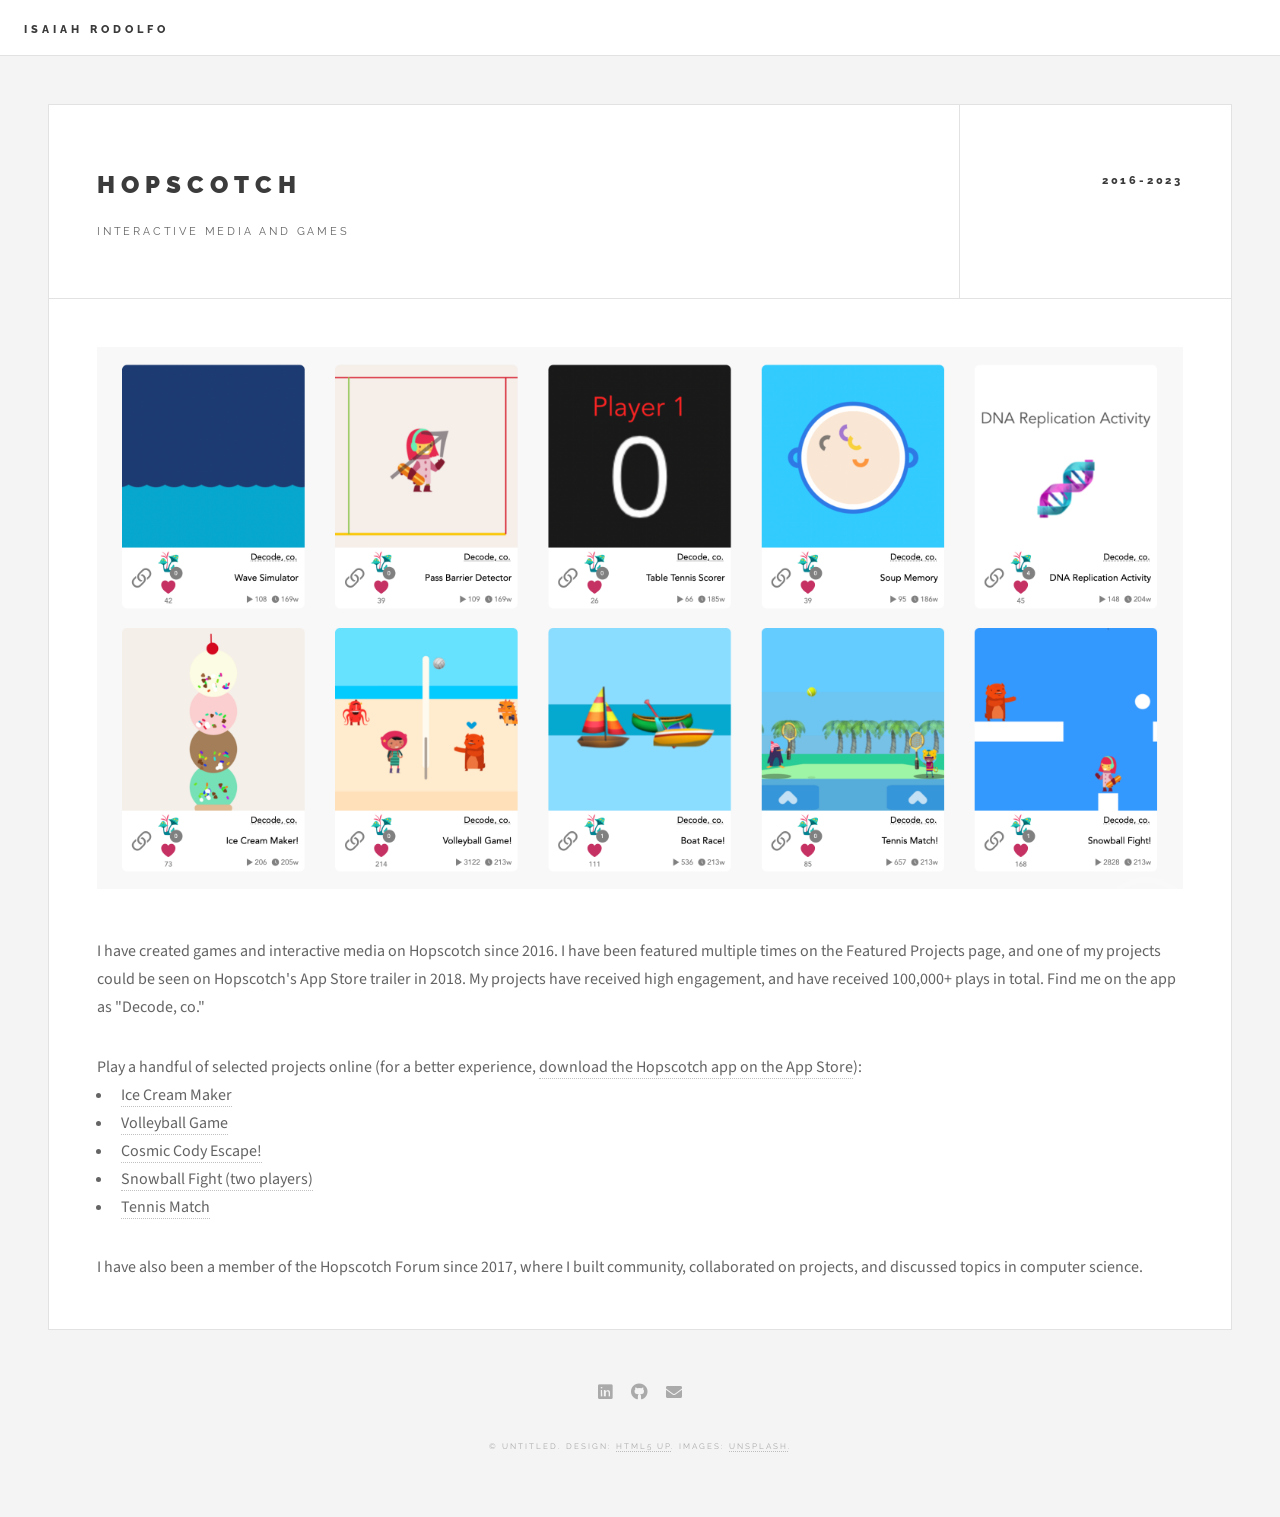
<file: hopscotch.html>
<!DOCTYPE html>
<!--
	Future Imperfect by HTML5 UP
	html5up.net | @ajlkn
	Free for personal and commercial use under the CCA 3.0 license (html5up.net/license)
-->
<html>
  <head>
    <title>Hopscotch - Isaiah Rodolfo</title>
    <meta charset="utf-8" />
    <meta
      name="viewport"
      content="width=device-width, initial-scale=1, user-scalable=no"
    />
    <link rel="stylesheet" href="assets/css/main.css" />
  </head>
  <body class="single is-preload">
    <!-- Wrapper -->
    <div id="wrapper">
      <!-- Header -->
      <header id="header">
        <h1><a href="index.html">Isaiah Rodolfo</a></h1>
        <!-- <nav class="links">
          <ul>
            <li><a href="#">Lorem</a></li>
            <li><a href="#">Ipsum</a></li>
            <li><a href="#">Feugiat</a></li>
            <li><a href="#">Tempus</a></li>
            <li><a href="#">Adipiscing</a></li>
          </ul>
        </nav> -->
        <!-- <nav class="main">
          <ul>
            <li class="search">
              <a class="fa-search" href="#search">Search</a>
              <form id="search" method="get" action="#">
                <input type="text" name="query" placeholder="Search" />
              </form>
            </li>
            <li class="menu">
              <a class="fa-bars" href="#menu">Menu</a>
            </li>
          </ul>
        </nav> -->
      </header>

      <!-- Menu -->
      <section id="menu">
        <!-- Search -->
        <section>
          <form class="search" method="get" action="#">
            <input type="text" name="query" placeholder="Search" />
          </form>
        </section>

        <!-- Links -->
        <section>
          <ul class="links">
            <li>
              <a href="#">
                <h3>Lorem ipsum</h3>
                <p>Feugiat tempus veroeros dolor</p>
              </a>
            </li>
            <li>
              <a href="#">
                <h3>Dolor sit amet</h3>
                <p>Sed vitae justo condimentum</p>
              </a>
            </li>
            <li>
              <a href="#">
                <h3>Feugiat veroeros</h3>
                <p>Phasellus sed ultricies mi congue</p>
              </a>
            </li>
            <li>
              <a href="#">
                <h3>Etiam sed consequat</h3>
                <p>Porta lectus amet ultricies</p>
              </a>
            </li>
          </ul>
        </section>

        <!-- Actions -->
        <section>
          <ul class="actions stacked">
            <li><a href="#" class="button large fit">Log In</a></li>
          </ul>
        </section>
      </section>

      <!-- Main -->
      <div id="main">
        <!-- Post -->
        <article class="post">
          <header>
            <div class="title">
              <h2><a href="#">Hopscotch</a></h2>
              <p>Interactive Media and Games</p>
            </div>
            <div class="meta">
              <time class="published" datetime="2015-11-01">2016-2023</time>
              <!-- <a href="#" class="author"
                ><span class="name">Isaiah Rodolfo</span
                ><img src="images/avatar.jpg" alt=""
              /></a> -->
            </div>
          </header>
          <span class="image featured"
            ><img src="images/hopscotch/my-projects.png" alt=""
          /></span>
          <!-- <p>
            <a href="https://ae-hopscotch.github.io/hs-tools/explore-channel/user.html?u=5d00ty-1kwn_7k&channel=Published">Link to my Hopscotch projects</a>
          </p> -->
          <p>
            I have created games and interactive media on Hopscotch since 2016.
            I have been featured multiple times on the Featured Projects page,
            and one of my projects could be seen on Hopscotch's App Store
            trailer in 2018. My projects have received high engagement, and have
            received 100,000+ plays in total. Find me on the app as "Decode,
            co."
          </p>

          Play a handful of selected projects online (for a better experience,
          <a
            href="https://apps.apple.com/us/app/hopscotch-programming-for-kids/id617098629"
            >download the Hopscotch app on the App Store</a
          >):
          <ul>
            <li>
              <a href="https://c.gethopscotch.com/p/11hoih38e7"
                >Ice Cream Maker</a
              >
            </li>
            <li>
              <a href="https://c.gethopscotch.com/p/10zme7dwy6"
                >Volleyball Game</a
              >
            </li>
            <li>
              <a href="https://c.gethopscotch.com/p/zetut96l0"
                >Cosmic Cody Escape!</a
              >
            </li>
            <li>
              <a href="https://explore.gethopscotch.com/p/11dbyga71g"
                >Snowball Fight (two players)</a
              >
            </li>
            <li>
              <a href="https://explore.gethopscotch.com/p/11dhwoy2sv"
                >Tennis Match</a
              >
            </li>
          </ul>
          <p>
            I have also been a member of the Hopscotch Forum since 2017, where I
            built community, collaborated on projects, and discussed topics in
            computer science.
          </p>

          <footer>
            <!-- <ul class="stats">
              <li><a href="#">General</a></li>
              <li><a href="#" class="icon solid fa-heart">28</a></li>
              <li><a href="#" class="icon solid fa-comment">128</a></li>
            </ul> -->
          </footer>
        </article>
      </div>

      <!-- Footer -->
      <section id="footer">
        <ul class="icons">
          <!-- <li>
            <a href="#" class="icon brands fa-twitter"
              ><span class="label">Twitter</span></a
            >
          </li>
          <li>
            <a href="#" class="icon brands fa-facebook-f"
              ><span class="label">Facebook</span></a
            >
          </li>
          <li>
            <a href="#" class="icon brands fa-instagram"
              ><span class="label">Instagram</span></a
            >
          </li>
          <li>
            <a href="#" class="icon solid fa-rss"
              ><span class="label">RSS</span></a
            >
          </li>
          <li>
            <a href="#" class="icon solid fa-envelope"
              ><span class="label">Email</span></a
            >
          </li> -->
          <li>
            <a
              href="https://www.linkedin.com/in/isaiah-rodolfo"
              class="icon solid brands fa-linkedin"
              ><span class="label">LinkedIn</span></a
            >
          </li>
          <li>
            <a
              href="https://github.com/isaiahrodolfo"
              class="icon solid brands fa-github"
              ><span class="label">GitHub</span></a
            >
          </li>
          <li>
            <a
              href="mailto:isaiahrodolfo@gmail.com"
              class="icon solid fa-envelope"
              ><span class="label">Email</span></a
            >
          </li>
        </ul>
        <p class="copyright">
          &copy; Untitled. Design: <a href="http://html5up.net">HTML5 UP</a>.
          Images: <a href="http://unsplash.com">Unsplash</a>.
        </p>
      </section>
    </div>

    <!-- Scripts -->
    <script src="assets/js/jquery.min.js"></script>
    <script src="assets/js/browser.min.js"></script>
    <script src="assets/js/breakpoints.min.js"></script>
    <script src="assets/js/util.js"></script>
    <script src="assets/js/main.js"></script>
  </body>
</html>
</file>
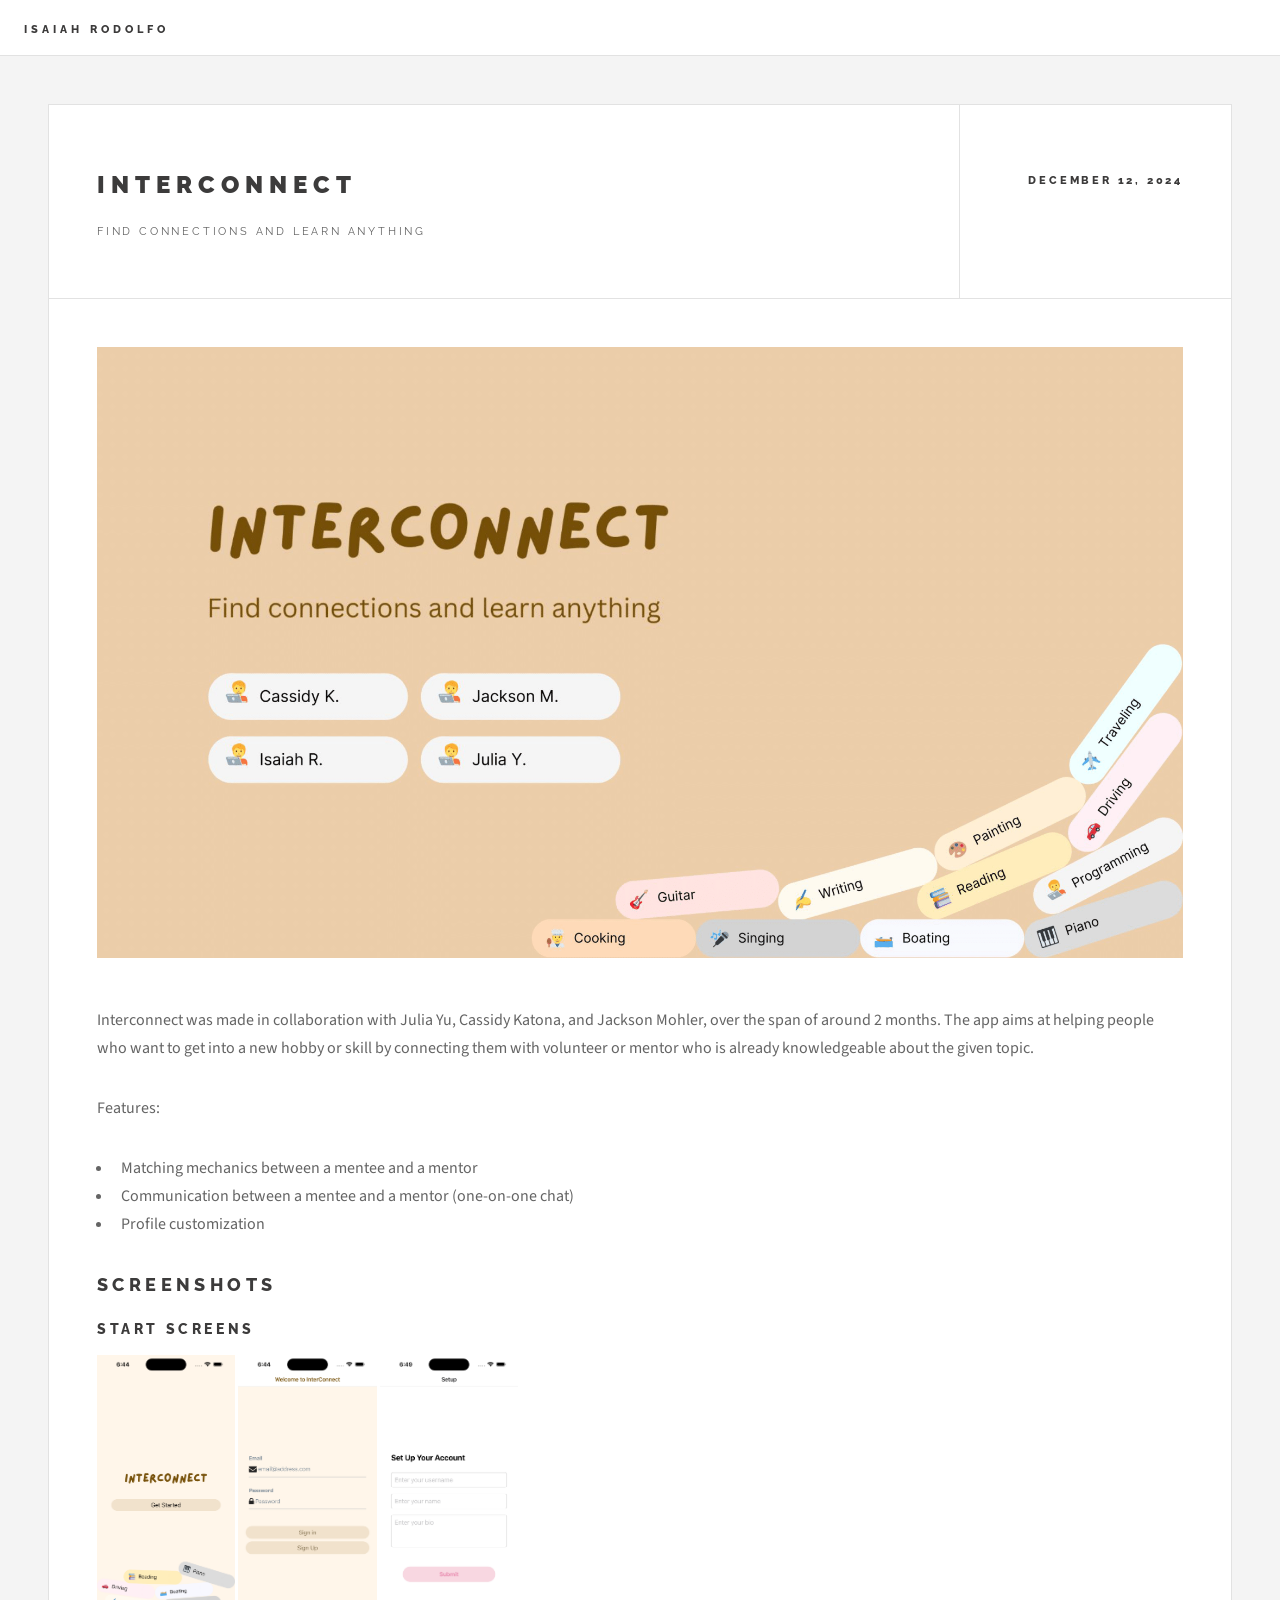
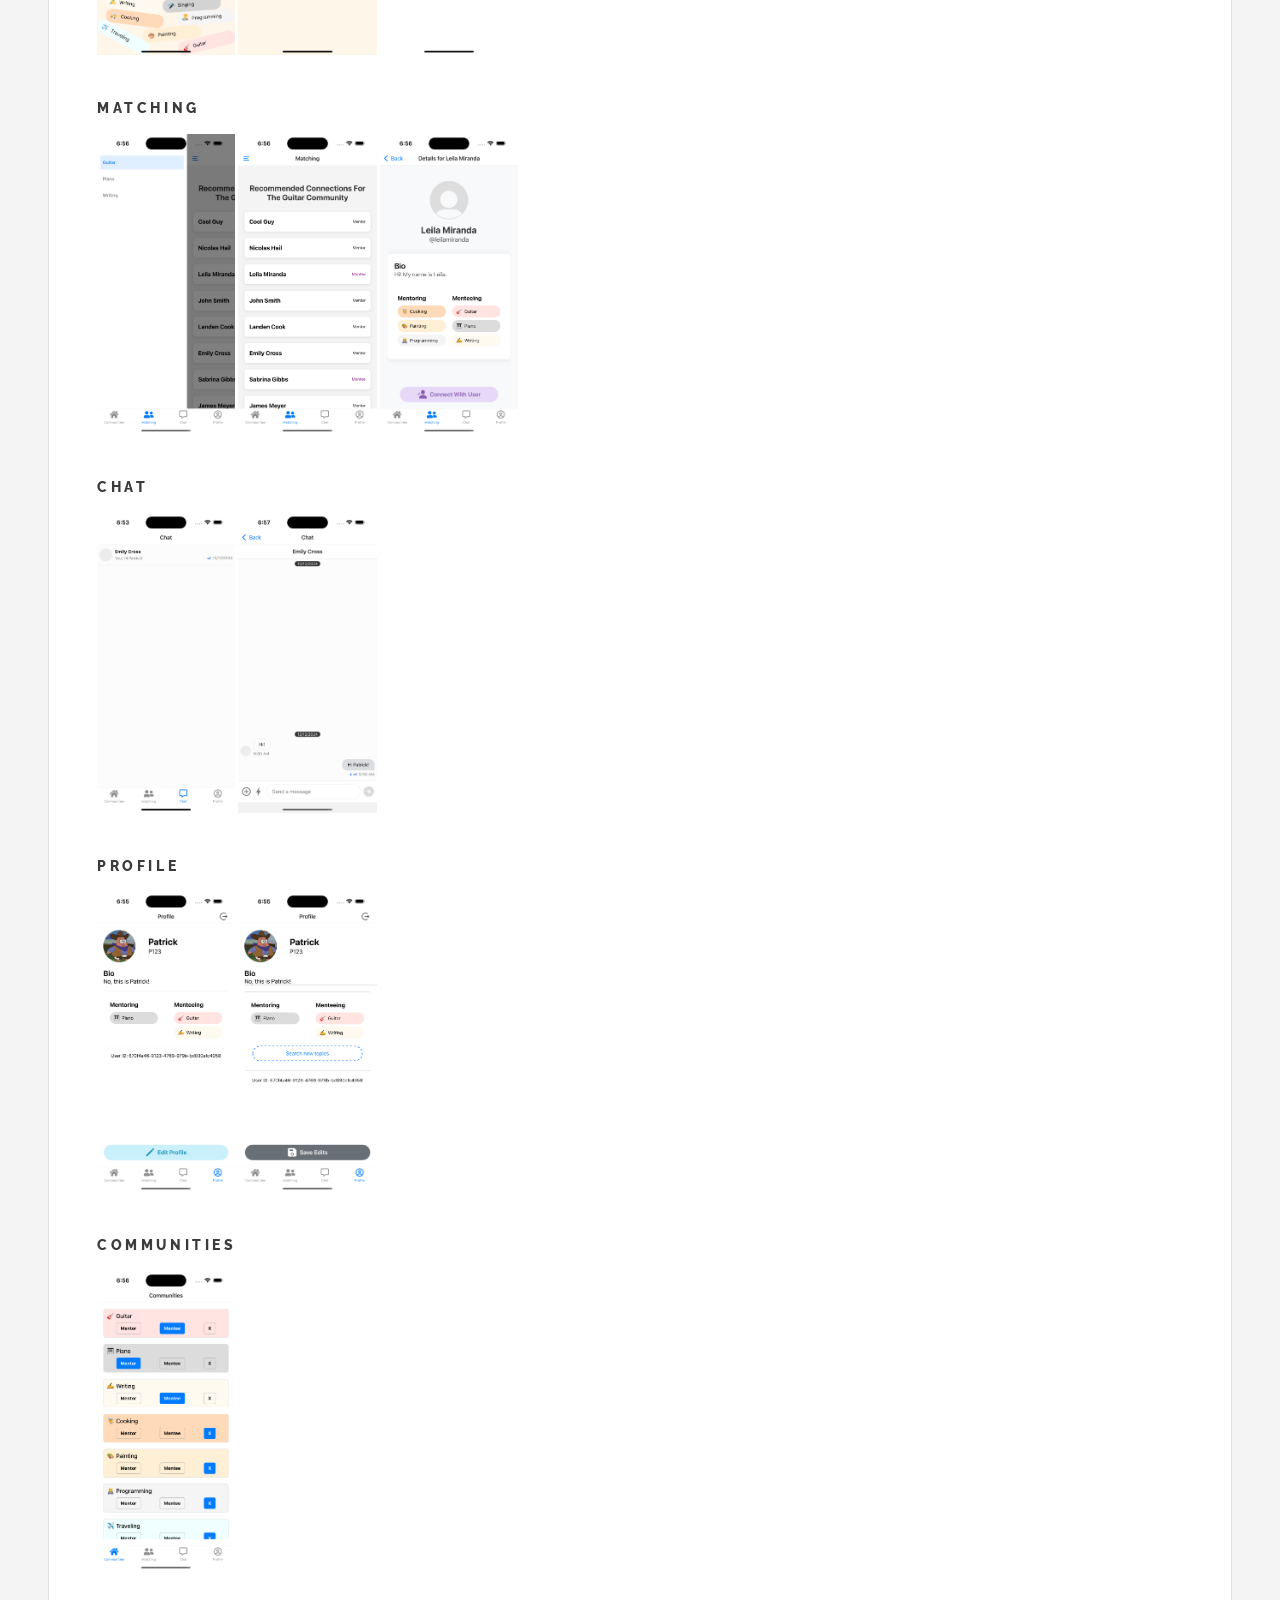
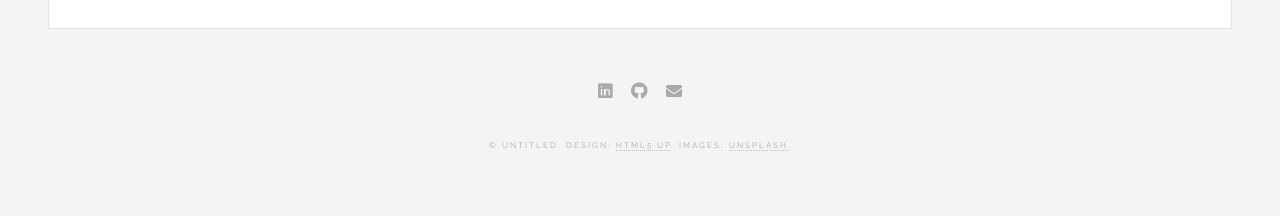
<file: interconnect.html>
<!DOCTYPE html>
<!--
	Future Imperfect by HTML5 UP
	html5up.net | @ajlkn
	Free for personal and commercial use under the CCA 3.0 license (html5up.net/license)
-->
<html>
  <head>
    <title>Interconnect - Isaiah Rodolfo</title>
    <meta charset="utf-8" />
    <meta
      name="viewport"
      content="width=device-width, initial-scale=1, user-scalable=no"
    />
    <link rel="stylesheet" href="assets/css/main.css" />
  </head>
  <body class="single is-preload">
    <!-- Wrapper -->
    <div id="wrapper">
      <!-- Header -->
      <header id="header">
        <h1><a href="index.html">Isaiah Rodolfo</a></h1>
        <!-- <nav class="links">
          <ul>
            <li><a href="#">Lorem</a></li>
            <li><a href="#">Ipsum</a></li>
            <li><a href="#">Feugiat</a></li>
            <li><a href="#">Tempus</a></li>
            <li><a href="#">Adipiscing</a></li>
          </ul>
        </nav> -->
        <!-- <nav class="main">
          <ul>
            <li class="search">
              <a class="fa-search" href="#search">Search</a>
              <form id="search" method="get" action="#">
                <input type="text" name="query" placeholder="Search" />
              </form>
            </li>
            <li class="menu">
              <a class="fa-bars" href="#menu">Menu</a>
            </li>
          </ul>
        </nav> -->
      </header>

      <!-- Menu -->
      <section id="menu">
        <!-- Search -->
        <section>
          <form class="search" method="get" action="#">
            <input type="text" name="query" placeholder="Search" />
          </form>
        </section>

        <!-- Links -->
        <section>
          <ul class="links">
            <li>
              <a href="#">
                <h3>Lorem ipsum</h3>
                <p>Feugiat tempus veroeros dolor</p>
              </a>
            </li>
            <li>
              <a href="#">
                <h3>Dolor sit amet</h3>
                <p>Sed vitae justo condimentum</p>
              </a>
            </li>
            <li>
              <a href="#">
                <h3>Feugiat veroeros</h3>
                <p>Phasellus sed ultricies mi congue</p>
              </a>
            </li>
            <li>
              <a href="#">
                <h3>Etiam sed consequat</h3>
                <p>Porta lectus amet ultricies</p>
              </a>
            </li>
          </ul>
        </section>

        <!-- Actions -->
        <section>
          <ul class="actions stacked">
            <li><a href="#" class="button large fit">Log In</a></li>
          </ul>
        </section>
      </section>

      <!-- Main -->
      <div id="main">
        <!-- Post -->
        <article class="post">
          <header>
            <div class="title">
              <h2><a href="#">Interconnect</a></h2>
              <p>Find connections and learn anything</p>
            </div>
            <div class="meta">
              <time class="published" datetime="2015-11-01"
                >December 12, 2024</time
              >
              <!-- <a href="#" class="author"
                ><span class="name">Isaiah Rodolfo</span
                ><img src="images/avatar.jpg" alt=""
              /></a> -->
            </div>
          </header>
          <span class="image featured"
            ><img src="images/interconnect/interconnect-front.png" alt=""
          /></span>
          <p>
            Interconnect was made in collaboration with Julia Yu, Cassidy
            Katona, and Jackson Mohler, over the span of around 2 months. 
						The app aims at helping people who want
            to get into a new hobby or skill by connecting them with volunteer
            or mentor who is already knowledgeable about the given topic.
          </p>
					<p>
						Features:
						<ul>
							<li>
								Matching mechanics between a mentee and a mentor
							</li>
							<li>
								Communication between a mentee and a mentor (one-on-one chat)
							</li>
							<li>
								Profile customization
							</li>
						</ul>
					</p>
					<h2>Screenshots</h2>
					<h3>Start screens</h3>
					<img height=300 src="images/interconnect/start.png" alt=""/>
					<img height=300 src="images/interconnect/sign-in-sign-up.png" alt=""/>
					<img height=300 src="images/interconnect/set-up.png" alt=""/>
					<p></p>

					<h3>Matching</h3>
					<img height=300 src="images/interconnect/matching-sidebar.png" alt=""/>
					<img height=300 src="images/interconnect/matching-page.png" alt=""/>
					<img height=300 src="images/interconnect/matching-details.png" alt=""/>
					<p></p>

					<h3>Chat</h3>
					<img height=300 src="images/interconnect/chat-page.png" alt=""/>
					<img height=300 src="images/interconnect/chat-inside.png" alt=""/>
					<p></p>

					<h3>Profile</h3>
					<img height=300 src="images/interconnect/profile-page.png" alt=""/>
					<img height=300 src="images/interconnect/profile-editing.png" alt=""/>
					<p></p>

					<h3>Communities</h3>
					<img height=300 src="images/interconnect/communities-page.png" alt=""/>
					<p></p>
          <footer>
            <!-- <ul class="stats">
              <li><a href="#">General</a></li>
              <li><a href="#" class="icon solid fa-heart">28</a></li>
              <li><a href="#" class="icon solid fa-comment">128</a></li>
            </ul> -->
          </footer>
        </article>
      </div>

      <!-- Footer -->
      <section id="footer">
        <ul class="icons">
          <!-- <li>
            <a href="#" class="icon brands fa-twitter"
              ><span class="label">Twitter</span></a
            >
          </li>
          <li>
            <a href="#" class="icon brands fa-facebook-f"
              ><span class="label">Facebook</span></a
            >
          </li>
          <li>
            <a href="#" class="icon brands fa-instagram"
              ><span class="label">Instagram</span></a
            >
          </li>
          <li>
            <a href="#" class="icon solid fa-rss"
              ><span class="label">RSS</span></a
            >
          </li>
          <li>
            <a href="#" class="icon solid fa-envelope"
              ><span class="label">Email</span></a
            >
          </li> -->
					<li>
						<a href="https://www.linkedin.com/in/isaiah-rodolfo" class="icon solid brands fa-linkedin"
							><span class="label">LinkedIn</span></a
						>
					</li>
					<li>
            <a
              href="https://github.com/isaiahrodolfo"
              class="icon solid brands fa-github"
              ><span class="label">GitHub</span></a
            >
          </li>
					<li>
						<a href="mailto:isaiahrodolfo@gmail.com" class="icon solid fa-envelope"
							><span class="label">Email</span></a
						>
					</li>
        </ul>
        <p class="copyright">
          &copy; Untitled. Design: <a href="http://html5up.net">HTML5 UP</a>.
          Images: <a href="http://unsplash.com">Unsplash</a>.
        </p>
      </section>
    </div>

    <!-- Scripts -->
    <script src="assets/js/jquery.min.js"></script>
    <script src="assets/js/browser.min.js"></script>
    <script src="assets/js/breakpoints.min.js"></script>
    <script src="assets/js/util.js"></script>
    <script src="assets/js/main.js"></script>
  </body>
</html>
</file>
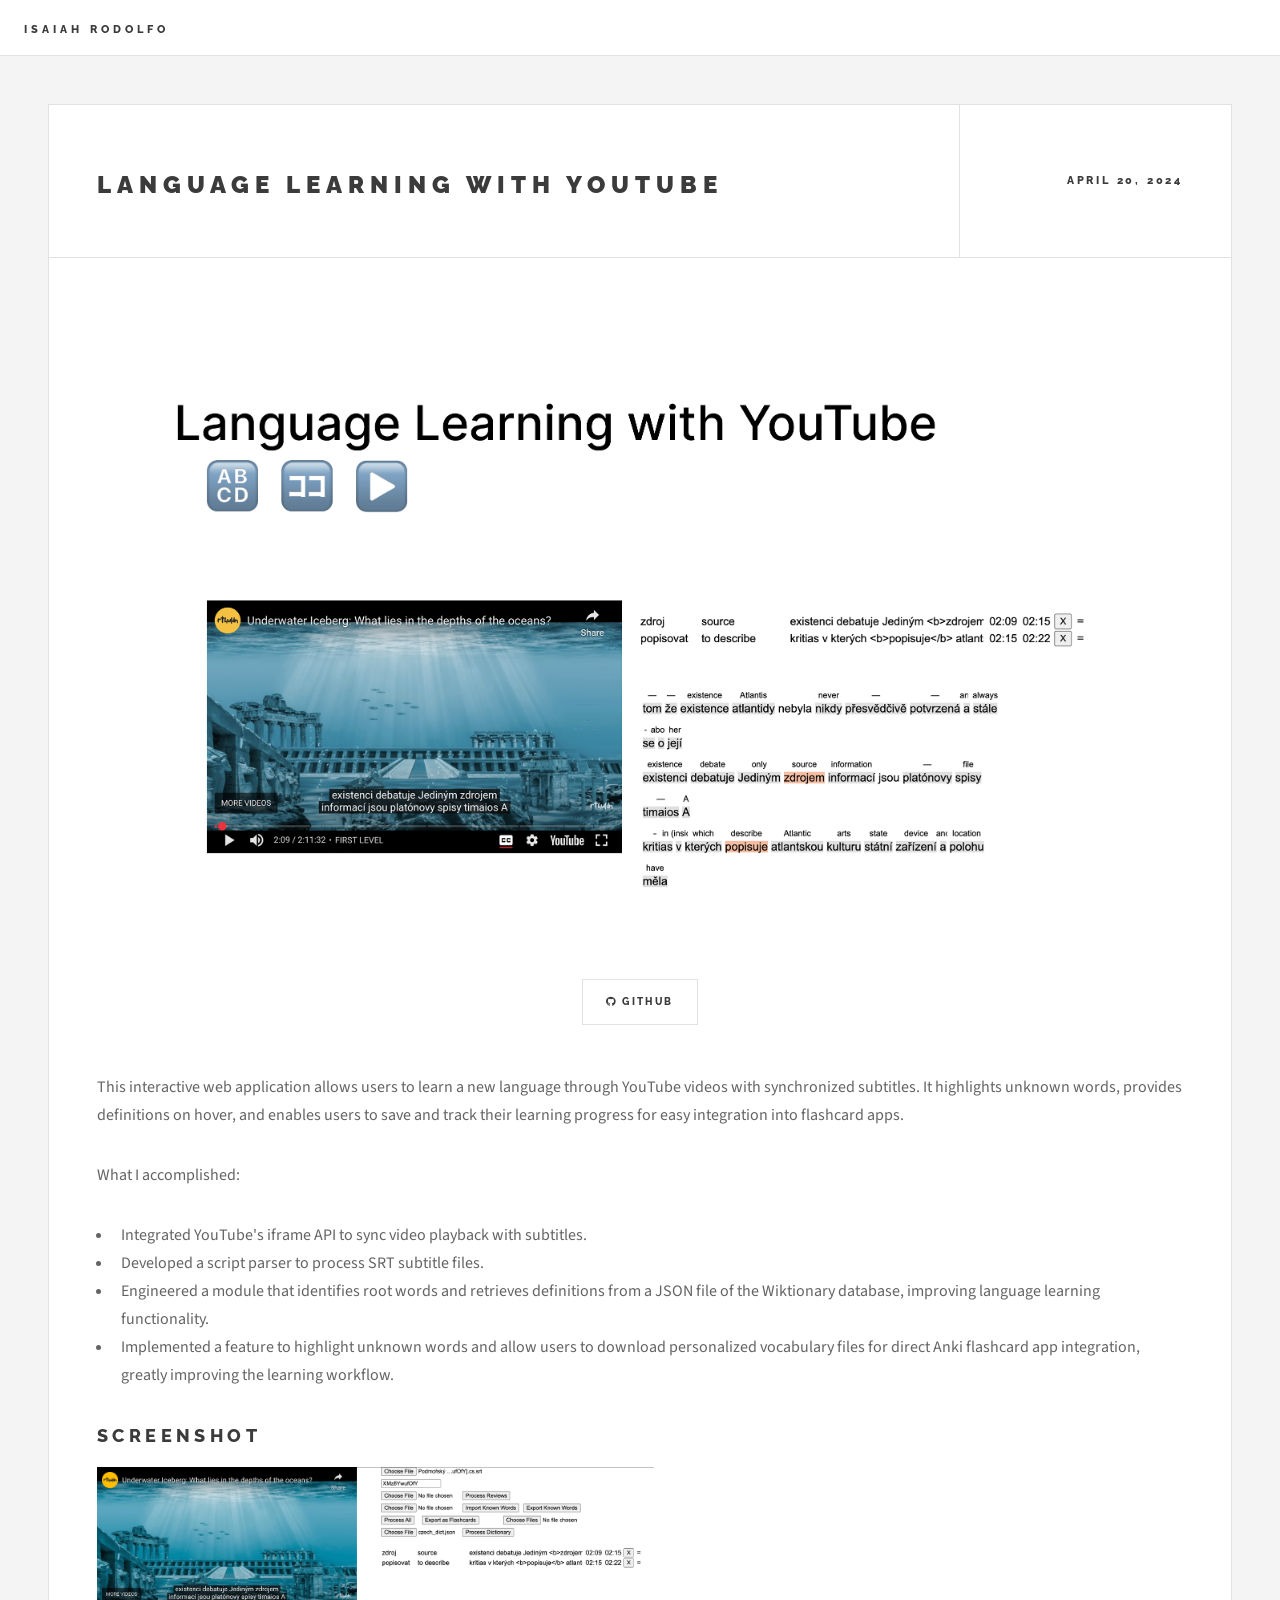
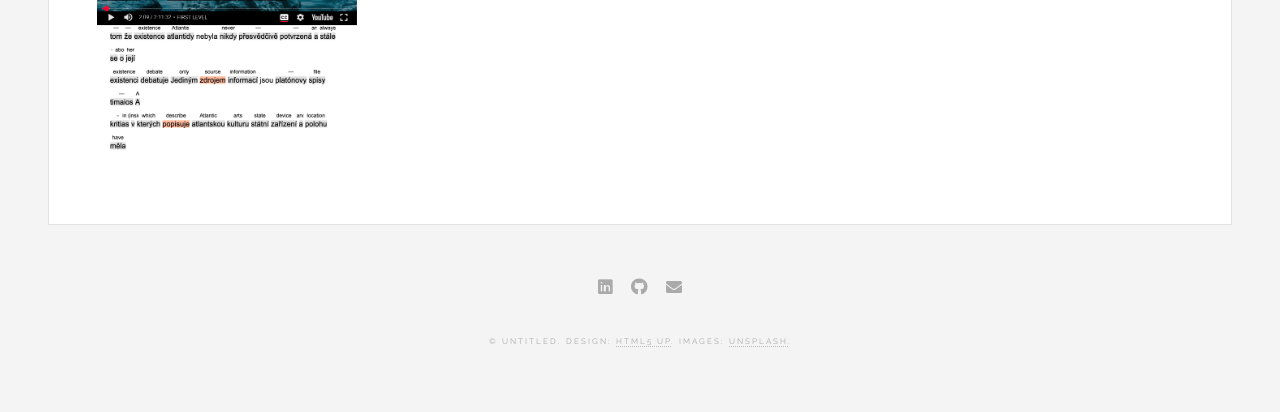
<file: language-learning-with-youtube.html>
<!DOCTYPE html>
<!--
	Future Imperfect by HTML5 UP
	html5up.net | @ajlkn
	Free for personal and commercial use under the CCA 3.0 license (html5up.net/license)
-->
<html>
  <head>
    <title>Language Learning with YouTube - Isaiah Rodolfo</title>
    <meta charset="utf-8" />
    <meta
      name="viewport"
      content="width=device-width, initial-scale=1, user-scalable=no"
    />
    <link rel="stylesheet" href="assets/css/main.css" />
  </head>
  <body class="single is-preload">
    <!-- Wrapper -->
    <div id="wrapper">
      <!-- Header -->
      <header id="header">
        <h1><a href="index.html">Isaiah Rodolfo</a></h1>
        <!-- <nav class="links">
          <ul>
            <li><a href="#">Lorem</a></li>
            <li><a href="#">Ipsum</a></li>
            <li><a href="#">Feugiat</a></li>
            <li><a href="#">Tempus</a></li>
            <li><a href="#">Adipiscing</a></li>
          </ul>
        </nav> -->
        <!-- <nav class="main">
          <ul>
            <li class="search">
              <a class="fa-search" href="#search">Search</a>
              <form id="search" method="get" action="#">
                <input type="text" name="query" placeholder="Search" />
              </form>
            </li>
            <li class="menu">
              <a class="fa-bars" href="#menu">Menu</a>
            </li>
          </ul>
        </nav> -->
      </header>

      <!-- Menu -->
      <section id="menu">
        <!-- Search -->
        <section>
          <form class="search" method="get" action="#">
            <input type="text" name="query" placeholder="Search" />
          </form>
        </section>

        <!-- Links -->
        <section>
          <ul class="links">
            <li>
              <a href="#">
                <h3>Lorem ipsum</h3>
                <p>Feugiat tempus veroeros dolor</p>
              </a>
            </li>
            <li>
              <a href="#">
                <h3>Dolor sit amet</h3>
                <p>Sed vitae justo condimentum</p>
              </a>
            </li>
            <li>
              <a href="#">
                <h3>Feugiat veroeros</h3>
                <p>Phasellus sed ultricies mi congue</p>
              </a>
            </li>
            <li>
              <a href="#">
                <h3>Etiam sed consequat</h3>
                <p>Porta lectus amet ultricies</p>
              </a>
            </li>
          </ul>
        </section>

        <!-- Actions -->
        <section>
          <ul class="actions stacked">
            <li><a href="#" class="button large fit">Log In</a></li>
          </ul>
        </section>
      </section>

      <!-- Main -->
      <div id="main">
        <!-- Post -->
        <article class="post">
          <header>
            <div class="title">
              <h2><a href="#">Language Learning with YouTube</a></h2>
              <!-- <p><i>Family Feud</i>Player</p> -->
            </div>
            <div class="meta">
              <time class="published" datetime="2024-04-20"
                >April 20, 2024</time
              >
              <!-- <a href="#" class="author"
                ><span class="name">Isaiah Rodolfo</span
                ><img src="images/avatar.jpg" alt=""
              /></a> -->
            </div>
          </header>
          <span class="image featured" style="text-align:center">
            <img src="images/language-learning-with-youtube/cover.png" alt=""/>
            <br/>
            <a href="https://github.com/isaiahrodolfo/youtube-embedded-reader" class="button"><span class="label icon brands fa-github"> GitHub</span></a>
          </span>
          
          <p>
            This interactive web application allows users to learn a new language through YouTube videos with synchronized subtitles. It highlights unknown words, provides definitions on hover, and enables users to save and track their learning progress for easy integration into flashcard apps.
          </p>
					<p>
						What I accomplished:
						<ul>
							<li>
								Integrated YouTube's iframe API to sync video playback with subtitles.
							</li>
							<li>
								Developed a script parser to process SRT subtitle files.
							</li>
							<li>
								Engineered a module that identifies root words and retrieves definitions from a JSON file of the Wiktionary database, improving language learning functionality.
							</li>
              <li>
                Implemented a feature to highlight unknown words and allow users to download personalized vocabulary files for direct Anki flashcard app integration, greatly improving the learning workflow.
              </li>
						</ul>
					</p>

          <h2>Screenshot</h2>
					<img height=300 src="images/language-learning-with-youtube/screenshot.png" alt=""/>


					<p></p>

          <footer>
            <!-- <ul class="stats">
              <li><a href="#">General</a></li>
              <li><a href="#" class="icon solid fa-heart">28</a></li>
              <li><a href="#" class="icon solid fa-comment">128</a></li>
            </ul> -->
          </footer>
        </article>
      </div>

      <!-- Footer -->
      <section id="footer">
        <ul class="icons">
          <!-- <li>
            <a href="#" class="icon brands fa-twitter"
              ><span class="label">Twitter</span></a
            >
          </li>
          <li>
            <a href="#" class="icon brands fa-facebook-f"
              ><span class="label">Facebook</span></a
            >
          </li>
          <li>
            <a href="#" class="icon brands fa-instagram"
              ><span class="label">Instagram</span></a
            >
          </li>
          <li>
            <a href="#" class="icon solid fa-rss"
              ><span class="label">RSS</span></a
            >
          </li>
          <li>
            <a href="#" class="icon solid fa-envelope"
              ><span class="label">Email</span></a
            >
          </li> -->
					<li>
						<a href="https://www.linkedin.com/in/isaiah-rodolfo" class="icon solid brands fa-linkedin"
							><span class="label">LinkedIn</span></a
						>
					</li>
					<li>
            <a
              href="https://github.com/isaiahrodolfo"
              class="icon solid brands fa-github"
              ><span class="label">GitHub</span></a
            >
          </li>
					<li>
						<a href="mailto:isaiahrodolfo@gmail.com" class="icon solid fa-envelope"
							><span class="label">Email</span></a
						>
					</li>
        </ul>
        <p class="copyright">
          &copy; Untitled. Design: <a href="http://html5up.net">HTML5 UP</a>.
          Images: <a href="http://unsplash.com">Unsplash</a>.
        </p>
      </section>
    </div>

    <!-- Scripts -->
    <script src="assets/js/jquery.min.js"></script>
    <script src="assets/js/browser.min.js"></script>
    <script src="assets/js/breakpoints.min.js"></script>
    <script src="assets/js/util.js"></script>
    <script src="assets/js/main.js"></script>
  </body>
</html>
</file>
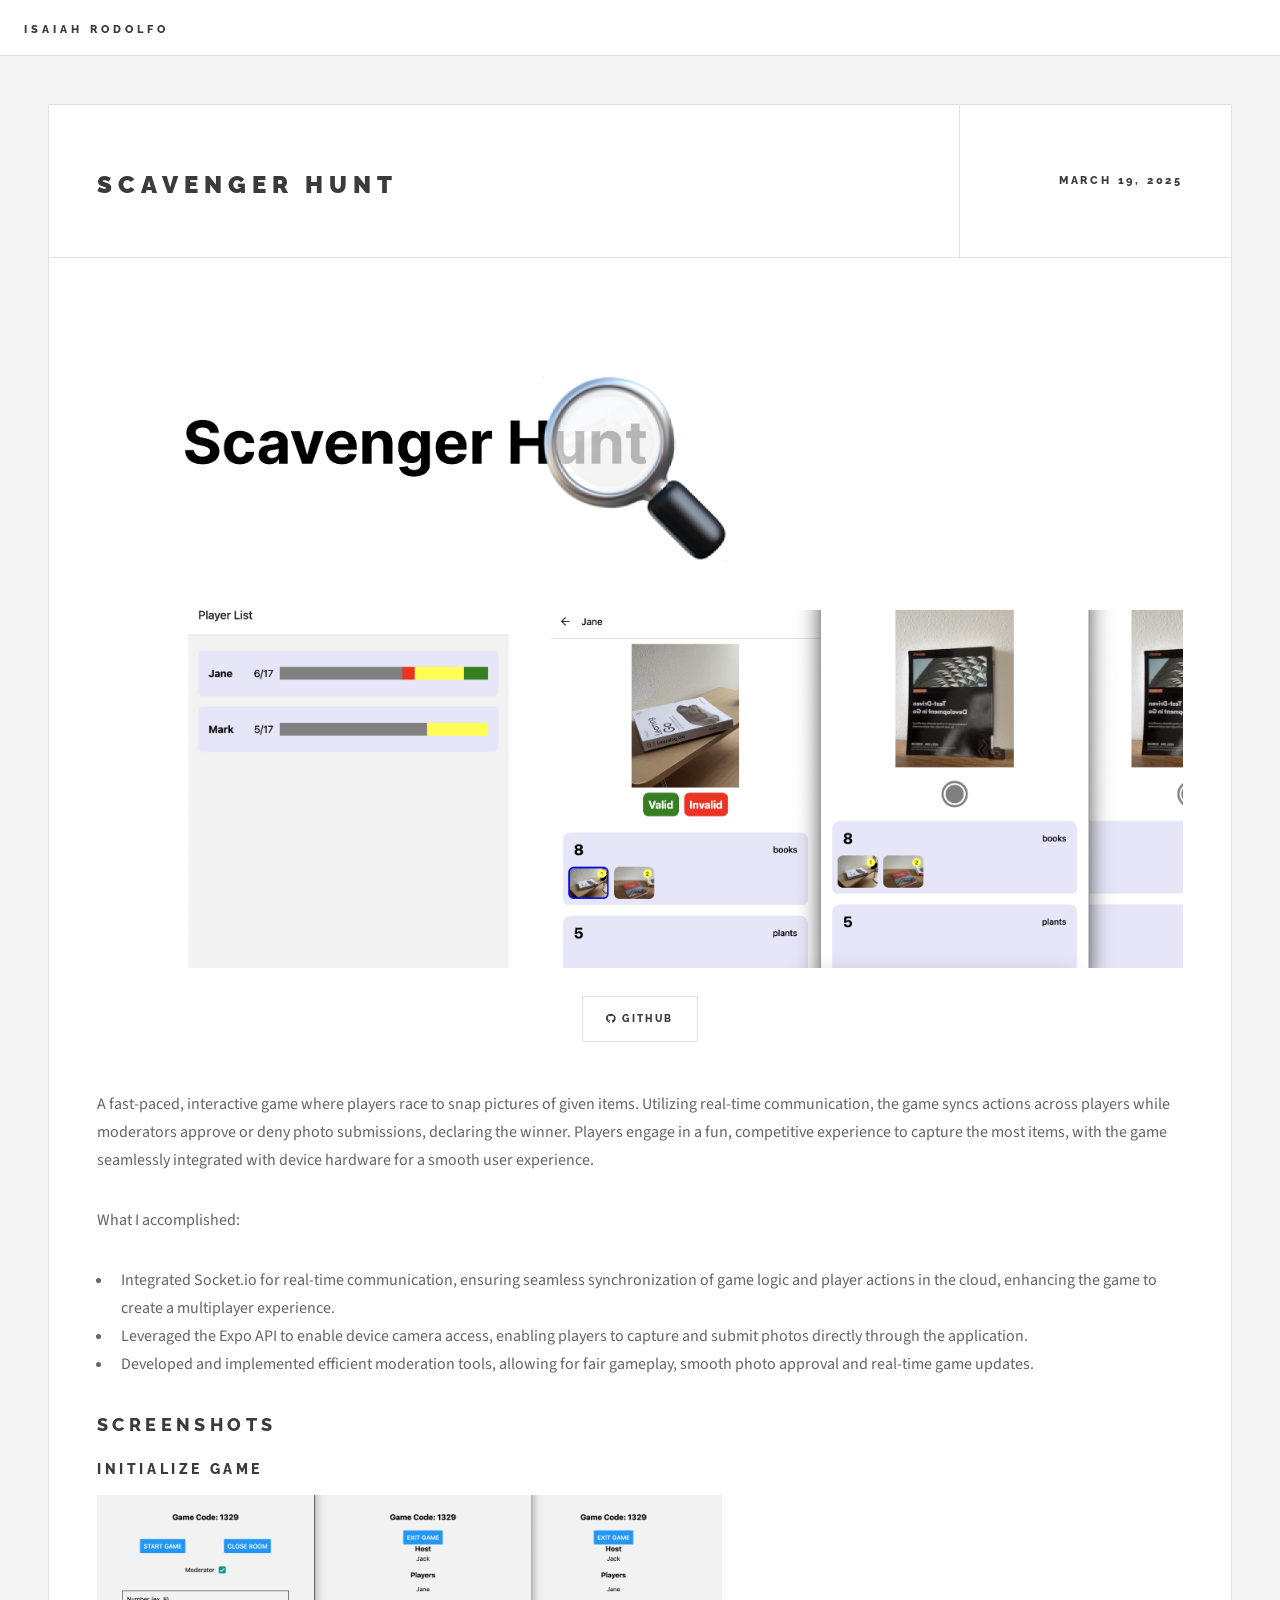
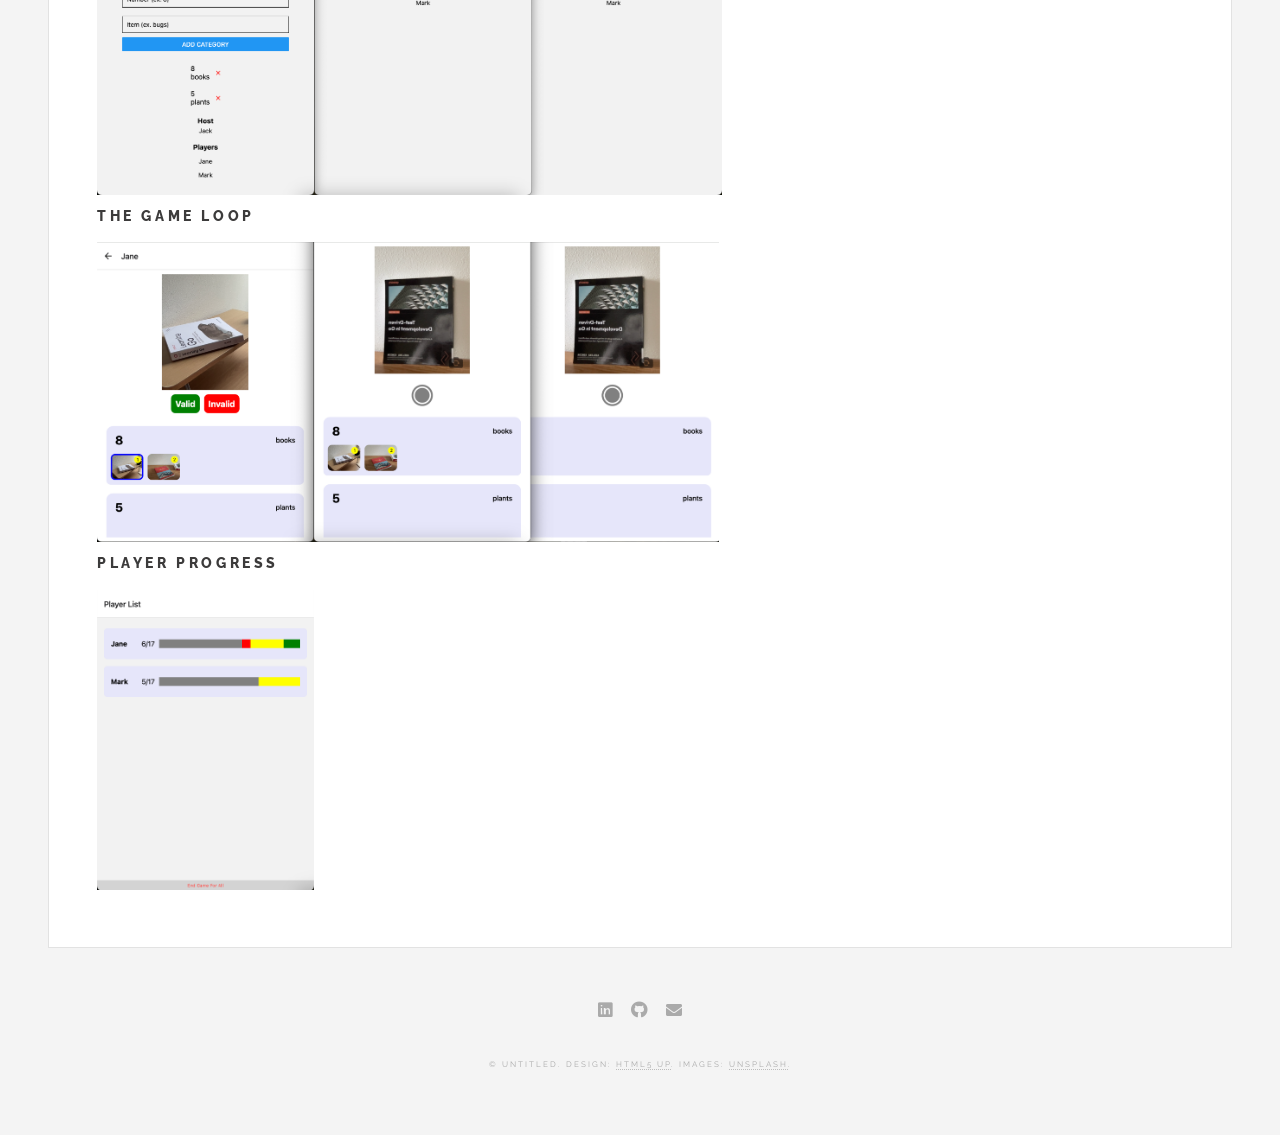
<file: scavenger-hunt.html>
<!DOCTYPE html>
<!--
	Future Imperfect by HTML5 UP
	html5up.net | @ajlkn
	Free for personal and commercial use under the CCA 3.0 license (html5up.net/license)
-->
<html>
  <head>
    <title>Scavenger Hunt - Isaiah Rodolfo</title>
    <meta charset="utf-8" />
    <meta
      name="viewport"
      content="width=device-width, initial-scale=1, user-scalable=no"
    />
    <link rel="stylesheet" href="assets/css/main.css" />
  </head>
  <body class="single is-preload">
    <!-- Wrapper -->
    <div id="wrapper">
      <!-- Header -->
      <header id="header">
        <h1><a href="index.html">Isaiah Rodolfo</a></h1>
        <!-- <nav class="links">
          <ul>
            <li><a href="#">Lorem</a></li>
            <li><a href="#">Ipsum</a></li>
            <li><a href="#">Feugiat</a></li>
            <li><a href="#">Tempus</a></li>
            <li><a href="#">Adipiscing</a></li>
          </ul>
        </nav> -->
        <!-- <nav class="main">
          <ul>
            <li class="search">
              <a class="fa-search" href="#search">Search</a>
              <form id="search" method="get" action="#">
                <input type="text" name="query" placeholder="Search" />
              </form>
            </li>
            <li class="menu">
              <a class="fa-bars" href="#menu">Menu</a>
            </li>
          </ul>
        </nav> -->
      </header>

      <!-- Menu -->
      <section id="menu">
        <!-- Search -->
        <section>
          <form class="search" method="get" action="#">
            <input type="text" name="query" placeholder="Search" />
          </form>
        </section>

        <!-- Links -->
        <section>
          <ul class="links">
            <li>
              <a href="#">
                <h3>Lorem ipsum</h3>
                <p>Feugiat tempus veroeros dolor</p>
              </a>
            </li>
            <li>
              <a href="#">
                <h3>Dolor sit amet</h3>
                <p>Sed vitae justo condimentum</p>
              </a>
            </li>
            <li>
              <a href="#">
                <h3>Feugiat veroeros</h3>
                <p>Phasellus sed ultricies mi congue</p>
              </a>
            </li>
            <li>
              <a href="#">
                <h3>Etiam sed consequat</h3>
                <p>Porta lectus amet ultricies</p>
              </a>
            </li>
          </ul>
        </section>

        <!-- Actions -->
        <section>
          <ul class="actions stacked">
            <li><a href="#" class="button large fit">Log In</a></li>
          </ul>
        </section>
      </section>

      <!-- Main -->
      <div id="main">
        <!-- Post -->
        <article class="post">
          <header>
            <div class="title">
              <h2><a href="#">Scavenger Hunt</a></h2>
              <!-- <p><i>Family Feud</i>Player</p> -->
            </div>
            <div class="meta">
              <time class="published" datetime="2025-03-19"
                >March 19, 2025</time
              >
              <!-- <a href="#" class="author"
                ><span class="name">Isaiah Rodolfo</span
                ><img src="images/avatar.jpg" alt=""
              /></a> -->
            </div>
          </header>
          <span class="image featured" style="text-align:center">
            <img src="images/scavenger-hunt/cover.jpg" alt=""/>
            <br/>
            <a href="https://github.com/isaiahrodolfo/ScavengerHunt" class="button"><span class="label icon brands fa-github"> GitHub</span></a>
          </span>
          <p>
            A fast-paced, interactive game where players race to snap pictures of given items. Utilizing real-time communication, the game syncs actions across players while moderators approve or deny photo submissions, declaring the winner. Players engage in a fun, competitive experience to capture the most items, with the game seamlessly integrated with device hardware for a smooth user experience.
          </p>
					<p>
						What I accomplished:
						<ul>
							<li>
								Integrated Socket.io for real-time communication, ensuring seamless synchronization of game logic and player actions in the cloud, enhancing the game to create a multiplayer experience.
							</li>
							<li>
								Leveraged the Expo API to enable device camera access, enabling players to capture and submit photos directly through the application.
							</li>
							<li>
								Developed and implemented efficient moderation tools, allowing for fair gameplay, smooth photo approval and real-time game updates.
							</li>
						</ul>
					</p>
					<h2>Screenshots</h2>
					<h3>Initialize Game</h3>
					<img height=300 src="images/scavenger-hunt/enter-game.png" alt=""/>
          <h3>The Game Loop</h3>
          <img height=300 src="images/scavenger-hunt/camera-game-loop.png" alt=""/>
          <h3>Player Progress</h3>
					<img height=300 src="images/scavenger-hunt/player-progress.png" alt=""/>

					<p></p>

          <footer>
            <!-- <ul class="stats">
              <li><a href="#">General</a></li>
              <li><a href="#" class="icon solid fa-heart">28</a></li>
              <li><a href="#" class="icon solid fa-comment">128</a></li>
            </ul> -->
          </footer>
        </article>
      </div>

      <!-- Footer -->
      <section id="footer">
        <ul class="icons">
          <!-- <li>
            <a href="#" class="icon brands fa-twitter"
              ><span class="label">Twitter</span></a
            >
          </li>
          <li>
            <a href="#" class="icon brands fa-facebook-f"
              ><span class="label">Facebook</span></a
            >
          </li>
          <li>
            <a href="#" class="icon brands fa-instagram"
              ><span class="label">Instagram</span></a
            >
          </li>
          <li>
            <a href="#" class="icon solid fa-rss"
              ><span class="label">RSS</span></a
            >
          </li>
          <li>
            <a href="#" class="icon solid fa-envelope"
              ><span class="label">Email</span></a
            >
          </li> -->
					<li>
						<a href="https://www.linkedin.com/in/isaiah-rodolfo" class="icon solid brands fa-linkedin"
							><span class="label">LinkedIn</span></a
						>
					</li>
					<li>
            <a
              href="https://github.com/isaiahrodolfo"
              class="icon solid brands fa-github"
              ><span class="label">GitHub</span></a
            >
          </li>
					<li>
						<a href="mailto:isaiahrodolfo@gmail.com" class="icon solid fa-envelope"
							><span class="label">Email</span></a
						>
					</li>
        </ul>
        <p class="copyright">
          &copy; Untitled. Design: <a href="http://html5up.net">HTML5 UP</a>.
          Images: <a href="http://unsplash.com">Unsplash</a>.
        </p>
      </section>
    </div>

    <!-- Scripts -->
    <script src="assets/js/jquery.min.js"></script>
    <script src="assets/js/browser.min.js"></script>
    <script src="assets/js/breakpoints.min.js"></script>
    <script src="assets/js/util.js"></script>
    <script src="assets/js/main.js"></script>
  </body>
</html>
</file>
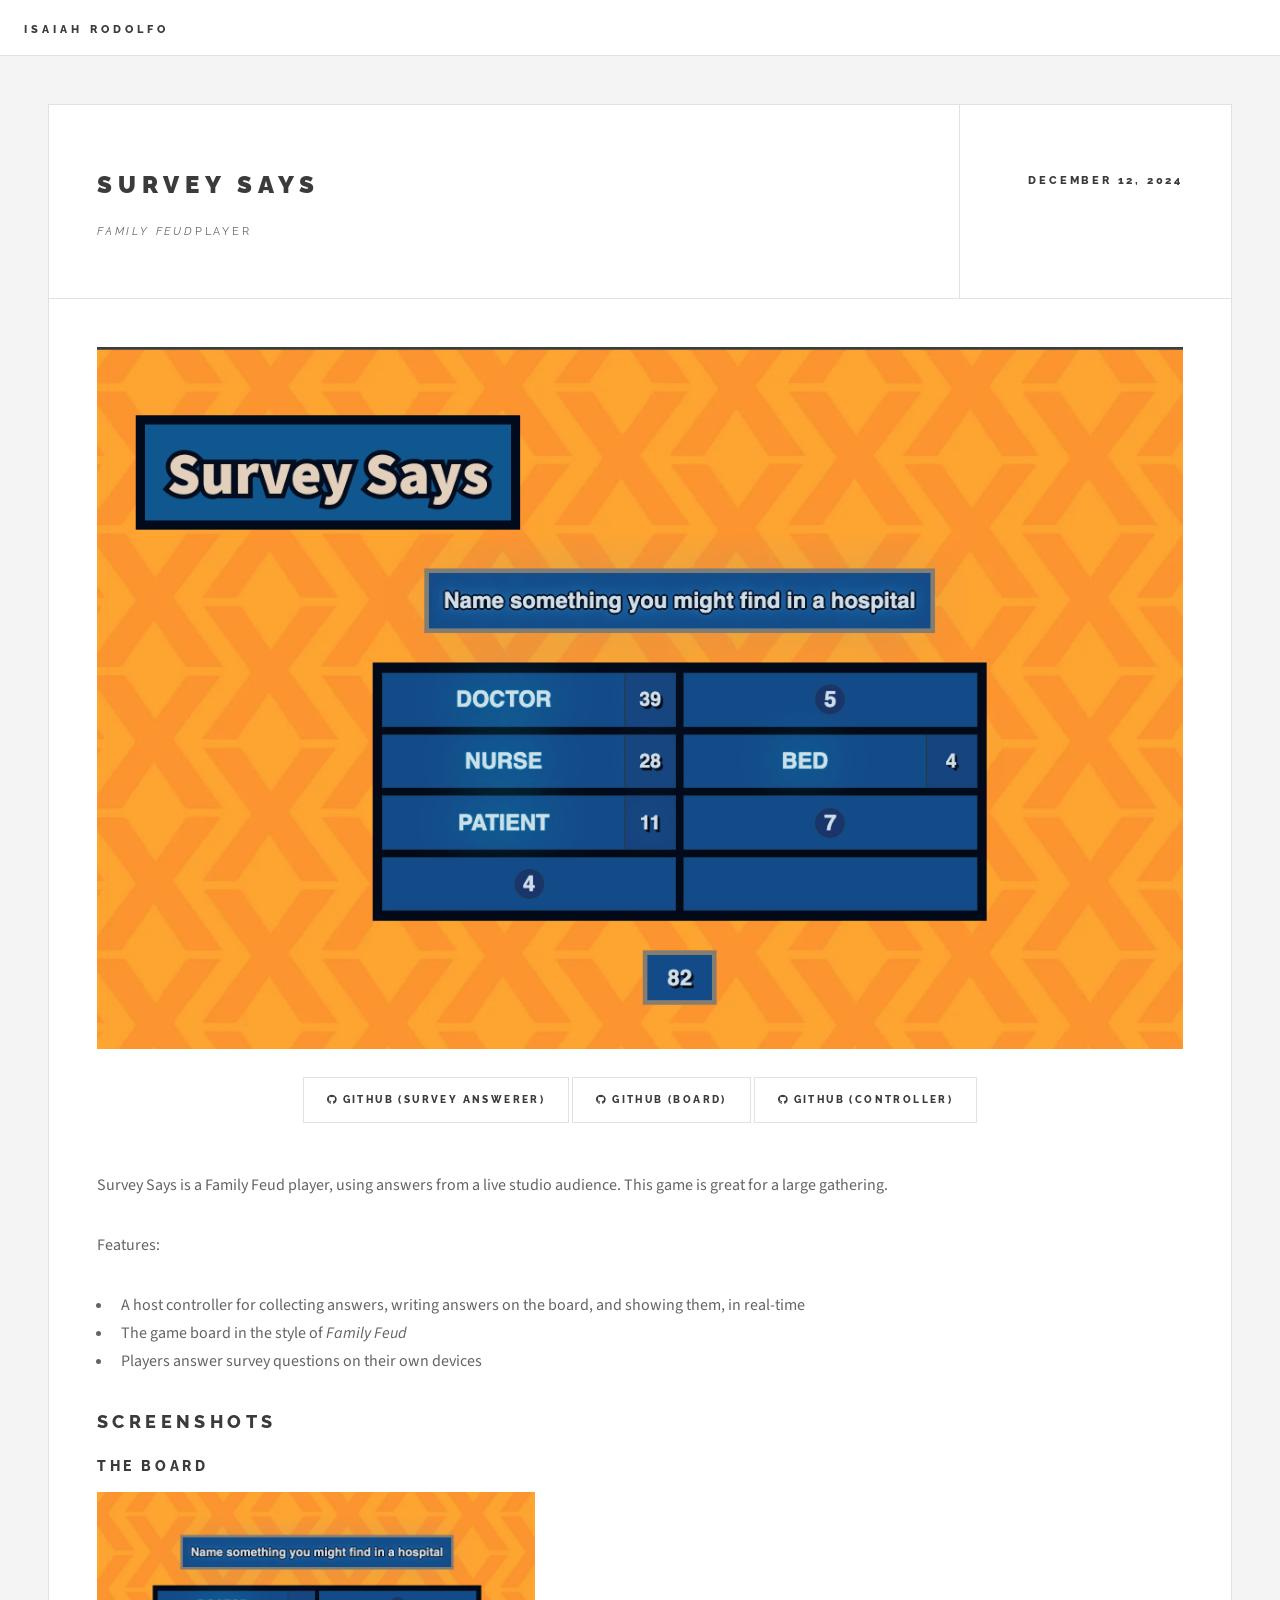
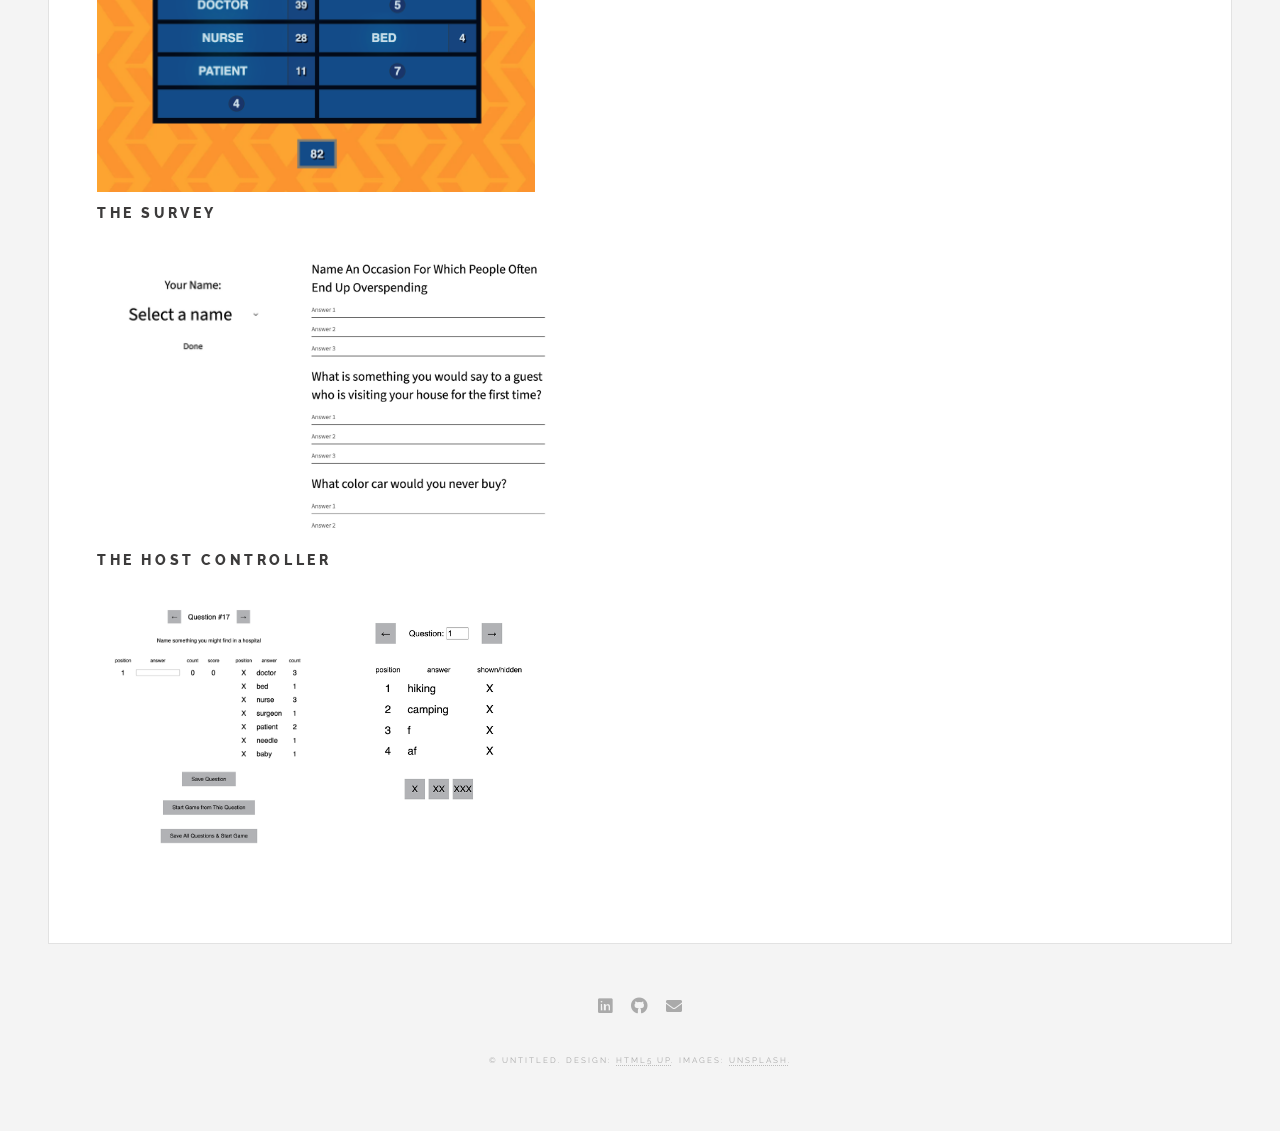
<file: survey-says.html>
<!DOCTYPE html>
<!--
	Future Imperfect by HTML5 UP
	html5up.net | @ajlkn
	Free for personal and commercial use under the CCA 3.0 license (html5up.net/license)
-->
<html>
  <head>
    <title>Survey Says - Isaiah Rodolfo</title>
    <meta charset="utf-8" />
    <meta
      name="viewport"
      content="width=device-width, initial-scale=1, user-scalable=no"
    />
    <link rel="stylesheet" href="assets/css/main.css" />
  </head>
  <body class="single is-preload">
    <!-- Wrapper -->
    <div id="wrapper">
      <!-- Header -->
      <header id="header">
        <h1><a href="index.html">Isaiah Rodolfo</a></h1>
        <!-- <nav class="links">
          <ul>
            <li><a href="#">Lorem</a></li>
            <li><a href="#">Ipsum</a></li>
            <li><a href="#">Feugiat</a></li>
            <li><a href="#">Tempus</a></li>
            <li><a href="#">Adipiscing</a></li>
          </ul>
        </nav> -->
        <!-- <nav class="main">
          <ul>
            <li class="search">
              <a class="fa-search" href="#search">Search</a>
              <form id="search" method="get" action="#">
                <input type="text" name="query" placeholder="Search" />
              </form>
            </li>
            <li class="menu">
              <a class="fa-bars" href="#menu">Menu</a>
            </li>
          </ul>
        </nav> -->
      </header>

      <!-- Menu -->
      <section id="menu">
        <!-- Search -->
        <section>
          <form class="search" method="get" action="#">
            <input type="text" name="query" placeholder="Search" />
          </form>
        </section>

        <!-- Links -->
        <section>
          <ul class="links">
            <li>
              <a href="#">
                <h3>Lorem ipsum</h3>
                <p>Feugiat tempus veroeros dolor</p>
              </a>
            </li>
            <li>
              <a href="#">
                <h3>Dolor sit amet</h3>
                <p>Sed vitae justo condimentum</p>
              </a>
            </li>
            <li>
              <a href="#">
                <h3>Feugiat veroeros</h3>
                <p>Phasellus sed ultricies mi congue</p>
              </a>
            </li>
            <li>
              <a href="#">
                <h3>Etiam sed consequat</h3>
                <p>Porta lectus amet ultricies</p>
              </a>
            </li>
          </ul>
        </section>

        <!-- Actions -->
        <section>
          <ul class="actions stacked">
            <li><a href="#" class="button large fit">Log In</a></li>
          </ul>
        </section>
      </section>

      <!-- Main -->
      <div id="main">
        <!-- Post -->
        <article class="post">
          <header>
            <div class="title">
              <h2><a href="#">Survey Says</a></h2>
              <p><i>Family Feud</i>Player</p>
            </div>
            <div class="meta">
              <time class="published" datetime="2015-11-01"
                >December 12, 2024</time
              >
              <!-- <a href="#" class="author"
                ><span class="name">Isaiah Rodolfo</span
                ><img src="images/avatar.jpg" alt=""
              /></a> -->
            </div>
          </header>
          <span class="image featured" style="text-align:center">
            <img src="images/survey-says/cover.png" alt=""/>
            <br/>
            <a href="https://github.com/isaiahrodolfo/survey-says-answerer" class="button"><span class="label icon brands fa-github"> GitHub (Survey Answerer)</span></a>
            <a href="https://github.com/isaiahrodolfo/survey-says-board" class="button"><span class="label icon brands fa-github"> GitHub (Board)</span></a>
            <a href="https://github.com/isaiahrodolfo/survey-says-controller" class="button"><span class="label icon brands fa-github"> GitHub (Controller)</span></a>
          </span>
          <p>
            Survey Says is a Family Feud player, using answers from a live studio audience. This game is great for a large gathering.
          </p>
					<p>
						Features:
						<ul>
							<li>
								A host controller for collecting answers, writing answers on the board, and showing them, in real-time
							</li>
							<li>
								The game board in the style of <i>Family Feud</i> 
							</li>
							<li>
								Players answer survey questions on their own devices
							</li>
						</ul>
					</p>
					<h2>Screenshots</h2>
					<h3>The Board</h3>
					<img height=300 src="images/survey-says/board.png" alt=""/>
                    <h3>The Survey</h3>
          <img height=300 src="images/survey-says/select-a-name.png" alt=""/>
					<img height=300 src="images/survey-says/survey.png" alt=""/>
                    <h3>The Host Controller</h3>
					<img height=300 src="images/survey-says/controller-answers.png" alt=""/>
          <img height=300 src="images/survey-says/controller-board.png" alt=""/>

					<p></p>

          <footer>
            <!-- <ul class="stats">
              <li><a href="#">General</a></li>
              <li><a href="#" class="icon solid fa-heart">28</a></li>
              <li><a href="#" class="icon solid fa-comment">128</a></li>
            </ul> -->
          </footer>
        </article>
      </div>

      <!-- Footer -->
      <section id="footer">
        <ul class="icons">
          <!-- <li>
            <a href="#" class="icon brands fa-twitter"
              ><span class="label">Twitter</span></a
            >
          </li>
          <li>
            <a href="#" class="icon brands fa-facebook-f"
              ><span class="label">Facebook</span></a
            >
          </li>
          <li>
            <a href="#" class="icon brands fa-instagram"
              ><span class="label">Instagram</span></a
            >
          </li>
          <li>
            <a href="#" class="icon solid fa-rss"
              ><span class="label">RSS</span></a
            >
          </li>
          <li>
            <a href="#" class="icon solid fa-envelope"
              ><span class="label">Email</span></a
            >
          </li> -->
					<li>
						<a href="https://www.linkedin.com/in/isaiah-rodolfo" class="icon solid brands fa-linkedin"
							><span class="label">LinkedIn</span></a
						>
					</li>
					<li>
            <a
              href="https://github.com/isaiahrodolfo"
              class="icon solid brands fa-github"
              ><span class="label">GitHub</span></a
            >
          </li>
					<li>
						<a href="mailto:isaiahrodolfo@gmail.com" class="icon solid fa-envelope"
							><span class="label">Email</span></a
						>
					</li>
        </ul>
        <p class="copyright">
          &copy; Untitled. Design: <a href="http://html5up.net">HTML5 UP</a>.
          Images: <a href="http://unsplash.com">Unsplash</a>.
        </p>
      </section>
    </div>

    <!-- Scripts -->
    <script src="assets/js/jquery.min.js"></script>
    <script src="assets/js/browser.min.js"></script>
    <script src="assets/js/breakpoints.min.js"></script>
    <script src="assets/js/util.js"></script>
    <script src="assets/js/main.js"></script>
  </body>
</html>
</file>
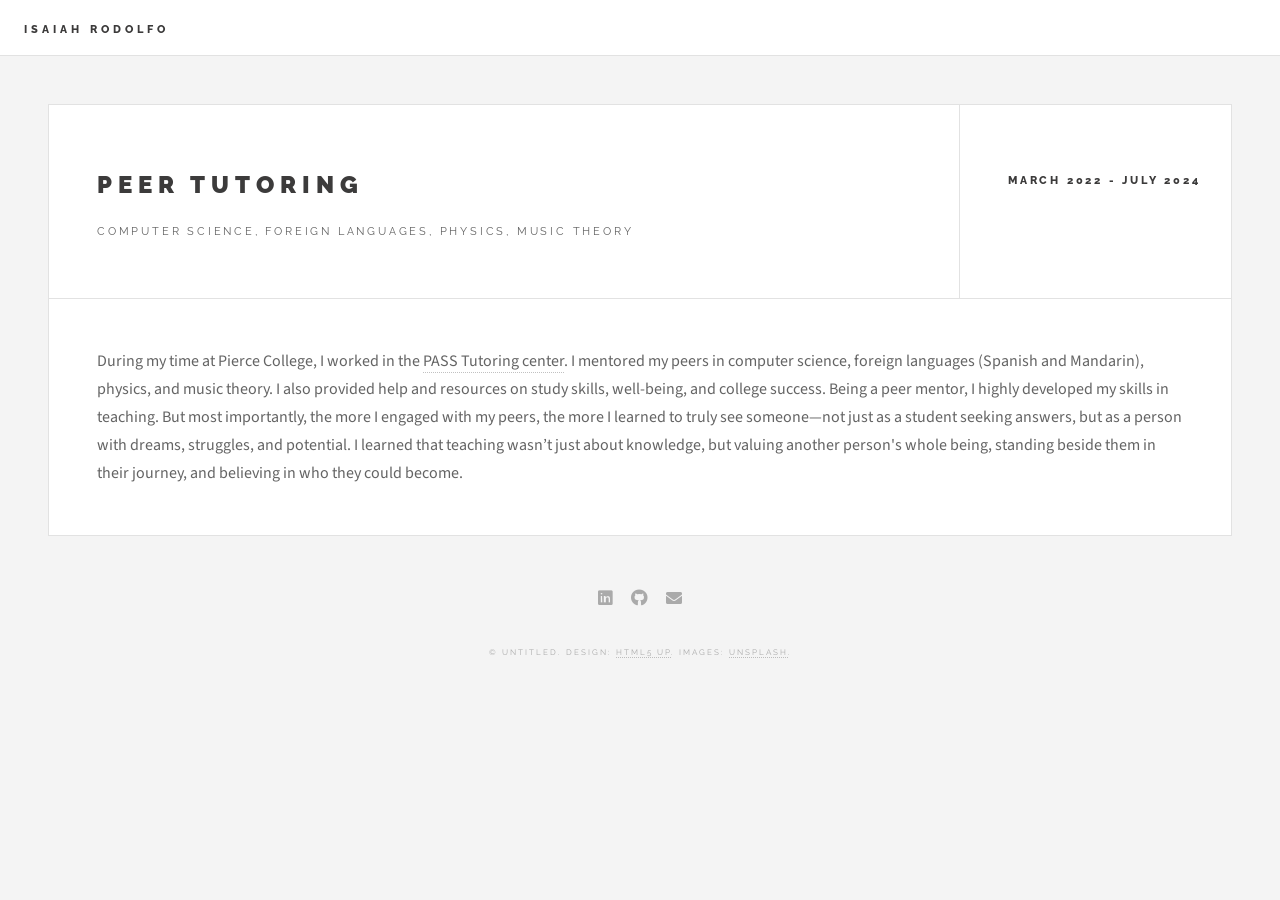
<file: tutoring.html>
<!DOCTYPE html>
<!--
	Future Imperfect by HTML5 UP
	html5up.net | @ajlkn
	Free for personal and commercial use under the CCA 3.0 license (html5up.net/license)
-->
<html>
  <head>
    <title>Peer Tutoring - Isaiah Rodolfo</title>
    <meta charset="utf-8" />
    <meta
      name="viewport"
      content="width=device-width, initial-scale=1, user-scalable=no"
    />
    <link rel="stylesheet" href="assets/css/main.css" />
  </head>
  <body class="single is-preload">
    <!-- Wrapper -->
    <div id="wrapper">
      <!-- Header -->
      <header id="header">
        <h1><a href="index.html">Isaiah Rodolfo</a></h1>
        <!-- <nav class="links">
          <ul>
            <li><a href="#">Lorem</a></li>
            <li><a href="#">Ipsum</a></li>
            <li><a href="#">Feugiat</a></li>
            <li><a href="#">Tempus</a></li>
            <li><a href="#">Adipiscing</a></li>
          </ul>
        </nav> -->
        <!-- <nav class="main">
          <ul>
            <li class="search">
              <a class="fa-search" href="#search">Search</a>
              <form id="search" method="get" action="#">
                <input type="text" name="query" placeholder="Search" />
              </form>
            </li>
            <li class="menu">
              <a class="fa-bars" href="#menu">Menu</a>
            </li>
          </ul>
        </nav> -->
      </header>

      <!-- Menu -->
      <section id="menu">
        <!-- Search -->
        <section>
          <form class="search" method="get" action="#">
            <input type="text" name="query" placeholder="Search" />
          </form>
        </section>

        <!-- Links -->
        <section>
          <ul class="links">
            <li>
              <a href="#">
                <h3>Lorem ipsum</h3>
                <p>Feugiat tempus veroeros dolor</p>
              </a>
            </li>
            <li>
              <a href="#">
                <h3>Dolor sit amet</h3>
                <p>Sed vitae justo condimentum</p>
              </a>
            </li>
            <li>
              <a href="#">
                <h3>Feugiat veroeros</h3>
                <p>Phasellus sed ultricies mi congue</p>
              </a>
            </li>
            <li>
              <a href="#">
                <h3>Etiam sed consequat</h3>
                <p>Porta lectus amet ultricies</p>
              </a>
            </li>
          </ul>
        </section>

        <!-- Actions -->
        <section>
          <ul class="actions stacked">
            <li><a href="#" class="button large fit">Log In</a></li>
          </ul>
        </section>
      </section>

      <!-- Main -->
      <div id="main">
        <!-- Post -->
        <article class="post">
          <header>
            <div class="title">
              <h2><a href="#">Peer Tutoring</a></h2>
              <p>Computer Science, Foreign Languages, Physics, Music Theory</p>
            </div>
            <div class="meta">
              <time class="published" datetime="03-24-2022"
                >March 2022 - July 2024</time
              >
              <!-- <a href="#" class="author"
                ><span class="name">Isaiah Rodolfo</span
                ><img src="images/avatar.jpg" alt=""
              /></a> -->
            </div>
          </header>
          <!-- <span class="image featured"
            ><img src="images/hopscotch/my-projects.png" alt=""
          /></span> -->
          <!-- <p>
            <a href="https://ae-hopscotch.github.io/hs-tools/explore-channel/user.html?u=5d00ty-1kwn_7k&channel=Published">Link to my Hopscotch projects</a>
          </p> -->
          <p>
            During my time at Pierce College, I worked in the
            <a href="https://www.pierce.ctc.edu/tutoring"
              >PASS Tutoring center</a
            >. I mentored my peers in computer science, foreign languages
            (Spanish and Mandarin), physics, and music theory. I also provided
            help and resources on study skills, well-being, and college success.
            Being a peer mentor, I highly developed my skills in teaching. But
            most importantly, the more I engaged with my peers, the more I
            learned to truly see someone—not just as a student seeking answers,
            but as a person with dreams, struggles, and potential. I learned
            that teaching wasn’t just about knowledge, but valuing another
            person's whole being, standing beside them in their journey, and
            believing in who they could become.
          </p>
          <footer>
            <!-- <ul class="stats">
              <li><a href="#">General</a></li>
              <li><a href="#" class="icon solid fa-heart">28</a></li>
              <li><a href="#" class="icon solid fa-comment">128</a></li>
            </ul> -->
          </footer>
        </article>
      </div>

      <!-- Footer -->
      <section id="footer">
        <ul class="icons">
          <!-- <li>
            <a href="#" class="icon brands fa-twitter"
              ><span class="label">Twitter</span></a
            >
          </li>
          <li>
            <a href="#" class="icon brands fa-facebook-f"
              ><span class="label">Facebook</span></a
            >
          </li>
          <li>
            <a href="#" class="icon brands fa-instagram"
              ><span class="label">Instagram</span></a
            >
          </li>
          <li>
            <a href="#" class="icon solid fa-rss"
              ><span class="label">RSS</span></a
            >
          </li>
          <li>
            <a href="#" class="icon solid fa-envelope"
              ><span class="label">Email</span></a
            >
          </li> -->
          <li>
            <a
              href="https://www.linkedin.com/in/isaiah-rodolfo"
              class="icon solid brands fa-linkedin"
              ><span class="label">LinkedIn</span></a
            >
          </li>
          <li>
            <a
              href="https://github.com/isaiahrodolfo"
              class="icon solid brands fa-github"
              ><span class="label">GitHub</span></a
            >
          </li>
          <li>
            <a
              href="mailto:isaiahrodolfo@gmail.com"
              class="icon solid fa-envelope"
              ><span class="label">Email</span></a
            >
          </li>
        </ul>
        <p class="copyright">
          &copy; Untitled. Design: <a href="http://html5up.net">HTML5 UP</a>.
          Images: <a href="http://unsplash.com">Unsplash</a>.
        </p>
      </section>
    </div>

    <!-- Scripts -->
    <script src="assets/js/jquery.min.js"></script>
    <script src="assets/js/browser.min.js"></script>
    <script src="assets/js/breakpoints.min.js"></script>
    <script src="assets/js/util.js"></script>
    <script src="assets/js/main.js"></script>
  </body>
</html>
</file>
<file: assets/css/main.css>
@import url(fontawesome-all.min.css);
@import url("https://fonts.googleapis.com/css?family=Source+Sans+Pro:400,700|Raleway:400,800,900");

/*
	Future Imperfect by HTML5 UP
	html5up.net | @ajlkn
	Free for personal and commercial use under the CCA 3.0 license (html5up.net/license)
*/

html,
body,
div,
span,
applet,
object,
iframe,
h1,
h2,
h3,
h4,
h5,
h6,
p,
blockquote,
pre,
a,
abbr,
acronym,
address,
big,
cite,
code,
del,
dfn,
em,
img,
ins,
kbd,
q,
s,
samp,
small,
strike,
strong,
sub,
sup,
tt,
var,
b,
u,
i,
center,
dl,
dt,
dd,
ol,
ul,
li,
fieldset,
form,
label,
legend,
table,
caption,
tbody,
tfoot,
thead,
tr,
th,
td,
article,
aside,
canvas,
details,
embed,
figure,
figcaption,
footer,
header,
hgroup,
menu,
nav,
output,
ruby,
section,
summary,
time,
mark,
audio,
video {
  margin: 0;
  padding: 0;
  border: 0;
  font-size: 100%;
  font: inherit;
  vertical-align: baseline;
}

article,
aside,
details,
figcaption,
figure,
footer,
header,
hgroup,
menu,
nav,
section {
  display: block;
}

body {
  line-height: 1;
}

ol,
ul {
  list-style: none;
}

blockquote,
q {
  quotes: none;
}

blockquote:before,
blockquote:after,
q:before,
q:after {
  content: "";
  content: none;
}

table {
  border-collapse: collapse;
  border-spacing: 0;
}

body {
  -webkit-text-size-adjust: none;
}

mark {
  background-color: transparent;
  color: inherit;
}

input::-moz-focus-inner {
  border: 0;
  padding: 0;
}

input,
select,
textarea {
  -moz-appearance: none;
  -webkit-appearance: none;
  -ms-appearance: none;
  appearance: none;
}

/* Basic */

@-ms-viewport {
  width: device-width;
}

body {
  -ms-overflow-style: scrollbar;
}

@media screen and (max-width: 480px) {
  html,
  body {
    min-width: 320px;
  }
}

html {
  box-sizing: border-box;
}

*,
*:before,
*:after {
  box-sizing: inherit;
}

body {
  background: #f4f4f4;
}

body.is-preload *,
body.is-preload *:before,
body.is-preload *:after {
  -moz-animation: none !important;
  -webkit-animation: none !important;
  -ms-animation: none !important;
  animation: none !important;
  -moz-transition: none !important;
  -webkit-transition: none !important;
  -ms-transition: none !important;
  transition: none !important;
}

/* Type */

body,
input,
select,
textarea {
  color: #646464;
  font-family: "Source Sans Pro", Helvetica, sans-serif;
  font-size: 14pt;
  font-weight: 400;
  line-height: 1.75;
}

@media screen and (max-width: 1680px) {
  body,
  input,
  select,
  textarea {
    font-size: 12pt;
  }
}

@media screen and (max-width: 1280px) {
  body,
  input,
  select,
  textarea {
    font-size: 12pt;
  }
}

@media screen and (max-width: 980px) {
  body,
  input,
  select,
  textarea {
    font-size: 12pt;
  }
}

@media screen and (max-width: 736px) {
  body,
  input,
  select,
  textarea {
    font-size: 12pt;
  }
}

@media screen and (max-width: 480px) {
  body,
  input,
  select,
  textarea {
    font-size: 12pt;
  }
}

a {
  -moz-transition:
    color 0.2s ease,
    border-bottom-color 0.2s ease;
  -webkit-transition:
    color 0.2s ease,
    border-bottom-color 0.2s ease;
  -ms-transition:
    color 0.2s ease,
    border-bottom-color 0.2s ease;
  transition:
    color 0.2s ease,
    border-bottom-color 0.2s ease;
  border-bottom: dotted 1px rgba(160, 160, 160, 0.65);
  color: inherit;
  text-decoration: none;
}

a:before {
  -moz-transition: color 0.2s ease;
  -webkit-transition: color 0.2s ease;
  -ms-transition: color 0.2s ease;
  transition: color 0.2s ease;
}

a:hover {
  border-bottom-color: transparent;
  color: #2ebaae !important;
}

a:hover:before {
  color: #2ebaae !important;
}

strong,
b {
  color: #3c3b3b;
  font-weight: 700;
}

em,
i {
  font-style: italic;
}

p {
  margin: 0 0 2em 0;
}

h1,
h2,
h3,
h4,
h5,
h6 {
  color: #3c3b3b;
  font-family: "Raleway", Helvetica, sans-serif;
  font-weight: 800;
  letter-spacing: 0.25em;
  line-height: 1.65;
  margin: 0 0 1em 0;
  text-transform: uppercase;
}

h1 a,
h2 a,
h3 a,
h4 a,
h5 a,
h6 a {
  color: inherit;
  border-bottom: 0;
}

h2 {
  font-size: 1.1em;
}

h3 {
  font-size: 0.9em;
}

h4 {
  font-size: 0.7em;
}

h5 {
  font-size: 0.7em;
}

h6 {
  font-size: 0.7em;
}

sub {
  font-size: 0.8em;
  position: relative;
  top: 0.5em;
}

sup {
  font-size: 0.8em;
  position: relative;
  top: -0.5em;
}

blockquote {
  border-left: solid 4px rgba(160, 160, 160, 0.3);
  font-style: italic;
  margin: 0 0 2em 0;
  padding: 0.5em 0 0.5em 2em;
}

code {
  background: rgba(160, 160, 160, 0.075);
  border: solid 1px rgba(160, 160, 160, 0.3);
  font-family: "Courier New", monospace;
  font-size: 0.9em;
  margin: 0 0.25em;
  padding: 0.25em 0.65em;
}

pre {
  -webkit-overflow-scrolling: touch;
  font-family: "Courier New", monospace;
  font-size: 0.9em;
  margin: 0 0 2em 0;
}

pre code {
  display: block;
  line-height: 1.75em;
  padding: 1em 1.5em;
  overflow-x: auto;
}

hr {
  border: 0;
  border-bottom: solid 1px rgba(160, 160, 160, 0.3);
  margin: 2em 0;
}

hr.major {
  margin: 3em 0;
}

.align-left {
  text-align: left;
}

.align-center {
  text-align: center;
}

.align-right {
  text-align: right;
}

/* Row */

.row {
  display: flex;
  flex-wrap: wrap;
  box-sizing: border-box;
  align-items: stretch;
}

.row > * {
  box-sizing: border-box;
}

.row.gtr-uniform > * > :last-child {
  margin-bottom: 0;
}

.row.aln-left {
  justify-content: flex-start;
}

.row.aln-center {
  justify-content: center;
}

.row.aln-right {
  justify-content: flex-end;
}

.row.aln-top {
  align-items: flex-start;
}

.row.aln-middle {
  align-items: center;
}

.row.aln-bottom {
  align-items: flex-end;
}

.row > .imp {
  order: -1;
}

.row > .col-1 {
  width: 8.33333%;
}

.row > .off-1 {
  margin-left: 8.33333%;
}

.row > .col-2 {
  width: 16.66667%;
}

.row > .off-2 {
  margin-left: 16.66667%;
}

.row > .col-3 {
  width: 25%;
}

.row > .off-3 {
  margin-left: 25%;
}

.row > .col-4 {
  width: 33.33333%;
}

.row > .off-4 {
  margin-left: 33.33333%;
}

.row > .col-5 {
  width: 41.66667%;
}

.row > .off-5 {
  margin-left: 41.66667%;
}

.row > .col-6 {
  width: 50%;
}

.row > .off-6 {
  margin-left: 50%;
}

.row > .col-7 {
  width: 58.33333%;
}

.row > .off-7 {
  margin-left: 58.33333%;
}

.row > .col-8 {
  width: 66.66667%;
}

.row > .off-8 {
  margin-left: 66.66667%;
}

.row > .col-9 {
  width: 75%;
}

.row > .off-9 {
  margin-left: 75%;
}

.row > .col-10 {
  width: 83.33333%;
}

.row > .off-10 {
  margin-left: 83.33333%;
}

.row > .col-11 {
  width: 91.66667%;
}

.row > .off-11 {
  margin-left: 91.66667%;
}

.row > .col-12 {
  width: 100%;
}

.row > .off-12 {
  margin-left: 100%;
}

.row.gtr-0 {
  margin-top: 0;
  margin-left: 0em;
}

.row.gtr-0 > * {
  padding: 0 0 0 0em;
}

.row.gtr-0.gtr-uniform {
  margin-top: 0em;
}

.row.gtr-0.gtr-uniform > * {
  padding-top: 0em;
}

.row.gtr-25 {
  margin-top: 0;
  margin-left: -0.25em;
}

.row.gtr-25 > * {
  padding: 0 0 0 0.25em;
}

.row.gtr-25.gtr-uniform {
  margin-top: -0.25em;
}

.row.gtr-25.gtr-uniform > * {
  padding-top: 0.25em;
}

.row.gtr-50 {
  margin-top: 0;
  margin-left: -0.5em;
}

.row.gtr-50 > * {
  padding: 0 0 0 0.5em;
}

.row.gtr-50.gtr-uniform {
  margin-top: -0.5em;
}

.row.gtr-50.gtr-uniform > * {
  padding-top: 0.5em;
}

.row {
  margin-top: 0;
  margin-left: -1em;
}

.row > * {
  padding: 0 0 0 1em;
}

.row.gtr-uniform {
  margin-top: -1em;
}

.row.gtr-uniform > * {
  padding-top: 1em;
}

.row.gtr-150 {
  margin-top: 0;
  margin-left: -1.5em;
}

.row.gtr-150 > * {
  padding: 0 0 0 1.5em;
}

.row.gtr-150.gtr-uniform {
  margin-top: -1.5em;
}

.row.gtr-150.gtr-uniform > * {
  padding-top: 1.5em;
}

.row.gtr-200 {
  margin-top: 0;
  margin-left: -2em;
}

.row.gtr-200 > * {
  padding: 0 0 0 2em;
}

.row.gtr-200.gtr-uniform {
  margin-top: -2em;
}

.row.gtr-200.gtr-uniform > * {
  padding-top: 2em;
}

@media screen and (max-width: 1680px) {
  .row {
    display: flex;
    flex-wrap: wrap;
    box-sizing: border-box;
    align-items: stretch;
  }

  .row > * {
    box-sizing: border-box;
  }

  .row.gtr-uniform > * > :last-child {
    margin-bottom: 0;
  }

  .row.aln-left {
    justify-content: flex-start;
  }

  .row.aln-center {
    justify-content: center;
  }

  .row.aln-right {
    justify-content: flex-end;
  }

  .row.aln-top {
    align-items: flex-start;
  }

  .row.aln-middle {
    align-items: center;
  }

  .row.aln-bottom {
    align-items: flex-end;
  }

  .row > .imp-xlarge {
    order: -1;
  }

  .row > .col-1-xlarge {
    width: 8.33333%;
  }

  .row > .off-1-xlarge {
    margin-left: 8.33333%;
  }

  .row > .col-2-xlarge {
    width: 16.66667%;
  }

  .row > .off-2-xlarge {
    margin-left: 16.66667%;
  }

  .row > .col-3-xlarge {
    width: 25%;
  }

  .row > .off-3-xlarge {
    margin-left: 25%;
  }

  .row > .col-4-xlarge {
    width: 33.33333%;
  }

  .row > .off-4-xlarge {
    margin-left: 33.33333%;
  }

  .row > .col-5-xlarge {
    width: 41.66667%;
  }

  .row > .off-5-xlarge {
    margin-left: 41.66667%;
  }

  .row > .col-6-xlarge {
    width: 50%;
  }

  .row > .off-6-xlarge {
    margin-left: 50%;
  }

  .row > .col-7-xlarge {
    width: 58.33333%;
  }

  .row > .off-7-xlarge {
    margin-left: 58.33333%;
  }

  .row > .col-8-xlarge {
    width: 66.66667%;
  }

  .row > .off-8-xlarge {
    margin-left: 66.66667%;
  }

  .row > .col-9-xlarge {
    width: 75%;
  }

  .row > .off-9-xlarge {
    margin-left: 75%;
  }

  .row > .col-10-xlarge {
    width: 83.33333%;
  }

  .row > .off-10-xlarge {
    margin-left: 83.33333%;
  }

  .row > .col-11-xlarge {
    width: 91.66667%;
  }

  .row > .off-11-xlarge {
    margin-left: 91.66667%;
  }

  .row > .col-12-xlarge {
    width: 100%;
  }

  .row > .off-12-xlarge {
    margin-left: 100%;
  }

  .row.gtr-0 {
    margin-top: 0;
    margin-left: 0em;
  }

  .row.gtr-0 > * {
    padding: 0 0 0 0em;
  }

  .row.gtr-0.gtr-uniform {
    margin-top: 0em;
  }

  .row.gtr-0.gtr-uniform > * {
    padding-top: 0em;
  }

  .row.gtr-25 {
    margin-top: 0;
    margin-left: -0.25em;
  }

  .row.gtr-25 > * {
    padding: 0 0 0 0.25em;
  }

  .row.gtr-25.gtr-uniform {
    margin-top: -0.25em;
  }

  .row.gtr-25.gtr-uniform > * {
    padding-top: 0.25em;
  }

  .row.gtr-50 {
    margin-top: 0;
    margin-left: -0.5em;
  }

  .row.gtr-50 > * {
    padding: 0 0 0 0.5em;
  }

  .row.gtr-50.gtr-uniform {
    margin-top: -0.5em;
  }

  .row.gtr-50.gtr-uniform > * {
    padding-top: 0.5em;
  }

  .row {
    margin-top: 0;
    margin-left: -1em;
  }

  .row > * {
    padding: 0 0 0 1em;
  }

  .row.gtr-uniform {
    margin-top: -1em;
  }

  .row.gtr-uniform > * {
    padding-top: 1em;
  }

  .row.gtr-150 {
    margin-top: 0;
    margin-left: -1.5em;
  }

  .row.gtr-150 > * {
    padding: 0 0 0 1.5em;
  }

  .row.gtr-150.gtr-uniform {
    margin-top: -1.5em;
  }

  .row.gtr-150.gtr-uniform > * {
    padding-top: 1.5em;
  }

  .row.gtr-200 {
    margin-top: 0;
    margin-left: -2em;
  }

  .row.gtr-200 > * {
    padding: 0 0 0 2em;
  }

  .row.gtr-200.gtr-uniform {
    margin-top: -2em;
  }

  .row.gtr-200.gtr-uniform > * {
    padding-top: 2em;
  }
}

@media screen and (max-width: 1280px) {
  .row {
    display: flex;
    flex-wrap: wrap;
    box-sizing: border-box;
    align-items: stretch;
  }

  .row > * {
    box-sizing: border-box;
  }

  .row.gtr-uniform > * > :last-child {
    margin-bottom: 0;
  }

  .row.aln-left {
    justify-content: flex-start;
  }

  .row.aln-center {
    justify-content: center;
  }

  .row.aln-right {
    justify-content: flex-end;
  }

  .row.aln-top {
    align-items: flex-start;
  }

  .row.aln-middle {
    align-items: center;
  }

  .row.aln-bottom {
    align-items: flex-end;
  }

  .row > .imp-large {
    order: -1;
  }

  .row > .col-1-large {
    width: 8.33333%;
  }

  .row > .off-1-large {
    margin-left: 8.33333%;
  }

  .row > .col-2-large {
    width: 16.66667%;
  }

  .row > .off-2-large {
    margin-left: 16.66667%;
  }

  .row > .col-3-large {
    width: 25%;
  }

  .row > .off-3-large {
    margin-left: 25%;
  }

  .row > .col-4-large {
    width: 33.33333%;
  }

  .row > .off-4-large {
    margin-left: 33.33333%;
  }

  .row > .col-5-large {
    width: 41.66667%;
  }

  .row > .off-5-large {
    margin-left: 41.66667%;
  }

  .row > .col-6-large {
    width: 50%;
  }

  .row > .off-6-large {
    margin-left: 50%;
  }

  .row > .col-7-large {
    width: 58.33333%;
  }

  .row > .off-7-large {
    margin-left: 58.33333%;
  }

  .row > .col-8-large {
    width: 66.66667%;
  }

  .row > .off-8-large {
    margin-left: 66.66667%;
  }

  .row > .col-9-large {
    width: 75%;
  }

  .row > .off-9-large {
    margin-left: 75%;
  }

  .row > .col-10-large {
    width: 83.33333%;
  }

  .row > .off-10-large {
    margin-left: 83.33333%;
  }

  .row > .col-11-large {
    width: 91.66667%;
  }

  .row > .off-11-large {
    margin-left: 91.66667%;
  }

  .row > .col-12-large {
    width: 100%;
  }

  .row > .off-12-large {
    margin-left: 100%;
  }

  .row.gtr-0 {
    margin-top: 0;
    margin-left: 0em;
  }

  .row.gtr-0 > * {
    padding: 0 0 0 0em;
  }

  .row.gtr-0.gtr-uniform {
    margin-top: 0em;
  }

  .row.gtr-0.gtr-uniform > * {
    padding-top: 0em;
  }

  .row.gtr-25 {
    margin-top: 0;
    margin-left: -0.25em;
  }

  .row.gtr-25 > * {
    padding: 0 0 0 0.25em;
  }

  .row.gtr-25.gtr-uniform {
    margin-top: -0.25em;
  }

  .row.gtr-25.gtr-uniform > * {
    padding-top: 0.25em;
  }

  .row.gtr-50 {
    margin-top: 0;
    margin-left: -0.5em;
  }

  .row.gtr-50 > * {
    padding: 0 0 0 0.5em;
  }

  .row.gtr-50.gtr-uniform {
    margin-top: -0.5em;
  }

  .row.gtr-50.gtr-uniform > * {
    padding-top: 0.5em;
  }

  .row {
    margin-top: 0;
    margin-left: -1em;
  }

  .row > * {
    padding: 0 0 0 1em;
  }

  .row.gtr-uniform {
    margin-top: -1em;
  }

  .row.gtr-uniform > * {
    padding-top: 1em;
  }

  .row.gtr-150 {
    margin-top: 0;
    margin-left: -1.5em;
  }

  .row.gtr-150 > * {
    padding: 0 0 0 1.5em;
  }

  .row.gtr-150.gtr-uniform {
    margin-top: -1.5em;
  }

  .row.gtr-150.gtr-uniform > * {
    padding-top: 1.5em;
  }

  .row.gtr-200 {
    margin-top: 0;
    margin-left: -2em;
  }

  .row.gtr-200 > * {
    padding: 0 0 0 2em;
  }

  .row.gtr-200.gtr-uniform {
    margin-top: -2em;
  }

  .row.gtr-200.gtr-uniform > * {
    padding-top: 2em;
  }
}

@media screen and (max-width: 980px) {
  .row {
    display: flex;
    flex-wrap: wrap;
    box-sizing: border-box;
    align-items: stretch;
  }

  .row > * {
    box-sizing: border-box;
  }

  .row.gtr-uniform > * > :last-child {
    margin-bottom: 0;
  }

  .row.aln-left {
    justify-content: flex-start;
  }

  .row.aln-center {
    justify-content: center;
  }

  .row.aln-right {
    justify-content: flex-end;
  }

  .row.aln-top {
    align-items: flex-start;
  }

  .row.aln-middle {
    align-items: center;
  }

  .row.aln-bottom {
    align-items: flex-end;
  }

  .row > .imp-medium {
    order: -1;
  }

  .row > .col-1-medium {
    width: 8.33333%;
  }

  .row > .off-1-medium {
    margin-left: 8.33333%;
  }

  .row > .col-2-medium {
    width: 16.66667%;
  }

  .row > .off-2-medium {
    margin-left: 16.66667%;
  }

  .row > .col-3-medium {
    width: 25%;
  }

  .row > .off-3-medium {
    margin-left: 25%;
  }

  .row > .col-4-medium {
    width: 33.33333%;
  }

  .row > .off-4-medium {
    margin-left: 33.33333%;
  }

  .row > .col-5-medium {
    width: 41.66667%;
  }

  .row > .off-5-medium {
    margin-left: 41.66667%;
  }

  .row > .col-6-medium {
    width: 50%;
  }

  .row > .off-6-medium {
    margin-left: 50%;
  }

  .row > .col-7-medium {
    width: 58.33333%;
  }

  .row > .off-7-medium {
    margin-left: 58.33333%;
  }

  .row > .col-8-medium {
    width: 66.66667%;
  }

  .row > .off-8-medium {
    margin-left: 66.66667%;
  }

  .row > .col-9-medium {
    width: 75%;
  }

  .row > .off-9-medium {
    margin-left: 75%;
  }

  .row > .col-10-medium {
    width: 83.33333%;
  }

  .row > .off-10-medium {
    margin-left: 83.33333%;
  }

  .row > .col-11-medium {
    width: 91.66667%;
  }

  .row > .off-11-medium {
    margin-left: 91.66667%;
  }

  .row > .col-12-medium {
    width: 100%;
  }

  .row > .off-12-medium {
    margin-left: 100%;
  }

  .row.gtr-0 {
    margin-top: 0;
    margin-left: 0em;
  }

  .row.gtr-0 > * {
    padding: 0 0 0 0em;
  }

  .row.gtr-0.gtr-uniform {
    margin-top: 0em;
  }

  .row.gtr-0.gtr-uniform > * {
    padding-top: 0em;
  }

  .row.gtr-25 {
    margin-top: 0;
    margin-left: -0.25em;
  }

  .row.gtr-25 > * {
    padding: 0 0 0 0.25em;
  }

  .row.gtr-25.gtr-uniform {
    margin-top: -0.25em;
  }

  .row.gtr-25.gtr-uniform > * {
    padding-top: 0.25em;
  }

  .row.gtr-50 {
    margin-top: 0;
    margin-left: -0.5em;
  }

  .row.gtr-50 > * {
    padding: 0 0 0 0.5em;
  }

  .row.gtr-50.gtr-uniform {
    margin-top: -0.5em;
  }

  .row.gtr-50.gtr-uniform > * {
    padding-top: 0.5em;
  }

  .row {
    margin-top: 0;
    margin-left: -1em;
  }

  .row > * {
    padding: 0 0 0 1em;
  }

  .row.gtr-uniform {
    margin-top: -1em;
  }

  .row.gtr-uniform > * {
    padding-top: 1em;
  }

  .row.gtr-150 {
    margin-top: 0;
    margin-left: -1.5em;
  }

  .row.gtr-150 > * {
    padding: 0 0 0 1.5em;
  }

  .row.gtr-150.gtr-uniform {
    margin-top: -1.5em;
  }

  .row.gtr-150.gtr-uniform > * {
    padding-top: 1.5em;
  }

  .row.gtr-200 {
    margin-top: 0;
    margin-left: -2em;
  }

  .row.gtr-200 > * {
    padding: 0 0 0 2em;
  }

  .row.gtr-200.gtr-uniform {
    margin-top: -2em;
  }

  .row.gtr-200.gtr-uniform > * {
    padding-top: 2em;
  }
}

@media screen and (max-width: 736px) {
  .row {
    display: flex;
    flex-wrap: wrap;
    box-sizing: border-box;
    align-items: stretch;
  }

  .row > * {
    box-sizing: border-box;
  }

  .row.gtr-uniform > * > :last-child {
    margin-bottom: 0;
  }

  .row.aln-left {
    justify-content: flex-start;
  }

  .row.aln-center {
    justify-content: center;
  }

  .row.aln-right {
    justify-content: flex-end;
  }

  .row.aln-top {
    align-items: flex-start;
  }

  .row.aln-middle {
    align-items: center;
  }

  .row.aln-bottom {
    align-items: flex-end;
  }

  .row > .imp-small {
    order: -1;
  }

  .row > .col-1-small {
    width: 8.33333%;
  }

  .row > .off-1-small {
    margin-left: 8.33333%;
  }

  .row > .col-2-small {
    width: 16.66667%;
  }

  .row > .off-2-small {
    margin-left: 16.66667%;
  }

  .row > .col-3-small {
    width: 25%;
  }

  .row > .off-3-small {
    margin-left: 25%;
  }

  .row > .col-4-small {
    width: 33.33333%;
  }

  .row > .off-4-small {
    margin-left: 33.33333%;
  }

  .row > .col-5-small {
    width: 41.66667%;
  }

  .row > .off-5-small {
    margin-left: 41.66667%;
  }

  .row > .col-6-small {
    width: 50%;
  }

  .row > .off-6-small {
    margin-left: 50%;
  }

  .row > .col-7-small {
    width: 58.33333%;
  }

  .row > .off-7-small {
    margin-left: 58.33333%;
  }

  .row > .col-8-small {
    width: 66.66667%;
  }

  .row > .off-8-small {
    margin-left: 66.66667%;
  }

  .row > .col-9-small {
    width: 75%;
  }

  .row > .off-9-small {
    margin-left: 75%;
  }

  .row > .col-10-small {
    width: 83.33333%;
  }

  .row > .off-10-small {
    margin-left: 83.33333%;
  }

  .row > .col-11-small {
    width: 91.66667%;
  }

  .row > .off-11-small {
    margin-left: 91.66667%;
  }

  .row > .col-12-small {
    width: 100%;
  }

  .row > .off-12-small {
    margin-left: 100%;
  }

  .row.gtr-0 {
    margin-top: 0;
    margin-left: 0em;
  }

  .row.gtr-0 > * {
    padding: 0 0 0 0em;
  }

  .row.gtr-0.gtr-uniform {
    margin-top: 0em;
  }

  .row.gtr-0.gtr-uniform > * {
    padding-top: 0em;
  }

  .row.gtr-25 {
    margin-top: 0;
    margin-left: -0.25em;
  }

  .row.gtr-25 > * {
    padding: 0 0 0 0.25em;
  }

  .row.gtr-25.gtr-uniform {
    margin-top: -0.25em;
  }

  .row.gtr-25.gtr-uniform > * {
    padding-top: 0.25em;
  }

  .row.gtr-50 {
    margin-top: 0;
    margin-left: -0.5em;
  }

  .row.gtr-50 > * {
    padding: 0 0 0 0.5em;
  }

  .row.gtr-50.gtr-uniform {
    margin-top: -0.5em;
  }

  .row.gtr-50.gtr-uniform > * {
    padding-top: 0.5em;
  }

  .row {
    margin-top: 0;
    margin-left: -1em;
  }

  .row > * {
    padding: 0 0 0 1em;
  }

  .row.gtr-uniform {
    margin-top: -1em;
  }

  .row.gtr-uniform > * {
    padding-top: 1em;
  }

  .row.gtr-150 {
    margin-top: 0;
    margin-left: -1.5em;
  }

  .row.gtr-150 > * {
    padding: 0 0 0 1.5em;
  }

  .row.gtr-150.gtr-uniform {
    margin-top: -1.5em;
  }

  .row.gtr-150.gtr-uniform > * {
    padding-top: 1.5em;
  }

  .row.gtr-200 {
    margin-top: 0;
    margin-left: -2em;
  }

  .row.gtr-200 > * {
    padding: 0 0 0 2em;
  }

  .row.gtr-200.gtr-uniform {
    margin-top: -2em;
  }

  .row.gtr-200.gtr-uniform > * {
    padding-top: 2em;
  }
}

@media screen and (max-width: 480px) {
  .row {
    display: flex;
    flex-wrap: wrap;
    box-sizing: border-box;
    align-items: stretch;
  }

  .row > * {
    box-sizing: border-box;
  }

  .row.gtr-uniform > * > :last-child {
    margin-bottom: 0;
  }

  .row.aln-left {
    justify-content: flex-start;
  }

  .row.aln-center {
    justify-content: center;
  }

  .row.aln-right {
    justify-content: flex-end;
  }

  .row.aln-top {
    align-items: flex-start;
  }

  .row.aln-middle {
    align-items: center;
  }

  .row.aln-bottom {
    align-items: flex-end;
  }

  .row > .imp-xsmall {
    order: -1;
  }

  .row > .col-1-xsmall {
    width: 8.33333%;
  }

  .row > .off-1-xsmall {
    margin-left: 8.33333%;
  }

  .row > .col-2-xsmall {
    width: 16.66667%;
  }

  .row > .off-2-xsmall {
    margin-left: 16.66667%;
  }

  .row > .col-3-xsmall {
    width: 25%;
  }

  .row > .off-3-xsmall {
    margin-left: 25%;
  }

  .row > .col-4-xsmall {
    width: 33.33333%;
  }

  .row > .off-4-xsmall {
    margin-left: 33.33333%;
  }

  .row > .col-5-xsmall {
    width: 41.66667%;
  }

  .row > .off-5-xsmall {
    margin-left: 41.66667%;
  }

  .row > .col-6-xsmall {
    width: 50%;
  }

  .row > .off-6-xsmall {
    margin-left: 50%;
  }

  .row > .col-7-xsmall {
    width: 58.33333%;
  }

  .row > .off-7-xsmall {
    margin-left: 58.33333%;
  }

  .row > .col-8-xsmall {
    width: 66.66667%;
  }

  .row > .off-8-xsmall {
    margin-left: 66.66667%;
  }

  .row > .col-9-xsmall {
    width: 75%;
  }

  .row > .off-9-xsmall {
    margin-left: 75%;
  }

  .row > .col-10-xsmall {
    width: 83.33333%;
  }

  .row > .off-10-xsmall {
    margin-left: 83.33333%;
  }

  .row > .col-11-xsmall {
    width: 91.66667%;
  }

  .row > .off-11-xsmall {
    margin-left: 91.66667%;
  }

  .row > .col-12-xsmall {
    width: 100%;
  }

  .row > .off-12-xsmall {
    margin-left: 100%;
  }

  .row.gtr-0 {
    margin-top: 0;
    margin-left: 0em;
  }

  .row.gtr-0 > * {
    padding: 0 0 0 0em;
  }

  .row.gtr-0.gtr-uniform {
    margin-top: 0em;
  }

  .row.gtr-0.gtr-uniform > * {
    padding-top: 0em;
  }

  .row.gtr-25 {
    margin-top: 0;
    margin-left: -0.25em;
  }

  .row.gtr-25 > * {
    padding: 0 0 0 0.25em;
  }

  .row.gtr-25.gtr-uniform {
    margin-top: -0.25em;
  }

  .row.gtr-25.gtr-uniform > * {
    padding-top: 0.25em;
  }

  .row.gtr-50 {
    margin-top: 0;
    margin-left: -0.5em;
  }

  .row.gtr-50 > * {
    padding: 0 0 0 0.5em;
  }

  .row.gtr-50.gtr-uniform {
    margin-top: -0.5em;
  }

  .row.gtr-50.gtr-uniform > * {
    padding-top: 0.5em;
  }

  .row {
    margin-top: 0;
    margin-left: -1em;
  }

  .row > * {
    padding: 0 0 0 1em;
  }

  .row.gtr-uniform {
    margin-top: -1em;
  }

  .row.gtr-uniform > * {
    padding-top: 1em;
  }

  .row.gtr-150 {
    margin-top: 0;
    margin-left: -1.5em;
  }

  .row.gtr-150 > * {
    padding: 0 0 0 1.5em;
  }

  .row.gtr-150.gtr-uniform {
    margin-top: -1.5em;
  }

  .row.gtr-150.gtr-uniform > * {
    padding-top: 1.5em;
  }

  .row.gtr-200 {
    margin-top: 0;
    margin-left: -2em;
  }

  .row.gtr-200 > * {
    padding: 0 0 0 2em;
  }

  .row.gtr-200.gtr-uniform {
    margin-top: -2em;
  }

  .row.gtr-200.gtr-uniform > * {
    padding-top: 2em;
  }
}

/* Author */

.author {
  display: -moz-flex;
  display: -webkit-flex;
  display: -ms-flex;
  display: flex;
  -moz-flex-direction: row;
  -webkit-flex-direction: row;
  -ms-flex-direction: row;
  flex-direction: row;
  -moz-align-items: center;
  -webkit-align-items: center;
  -ms-align-items: center;
  align-items: center;
  -moz-justify-content: -moz-flex-end;
  -webkit-justify-content: -webkit-flex-end;
  -ms-justify-content: -ms-flex-end;
  justify-content: flex-end;
  border-bottom: 0;
  font-family: "Raleway", Helvetica, sans-serif;
  font-size: 0.6em;
  font-weight: 400;
  letter-spacing: 0.25em;
  text-transform: uppercase;
  white-space: nowrap;
}

.author .name {
  -moz-transition: border-bottom-color 0.2s ease;
  -webkit-transition: border-bottom-color 0.2s ease;
  -ms-transition: border-bottom-color 0.2s ease;
  transition: border-bottom-color 0.2s ease;
  border-bottom: dotted 1px rgba(160, 160, 160, 0.65);
  display: block;
  margin: 0 1.5em 0 0;
}

.author img {
  border-radius: 100%;
  display: block;
  width: 4em;
}

.author:hover .name {
  border-bottom-color: transparent;
}

/* Blurb */

.blurb h2 {
  font-size: 0.8em;
  margin: 0 0 1.5em 0;
}

.blurb h3 {
  font-size: 0.7em;
}

.blurb p {
  font-size: 0.9em;
}

/* Box */

.box {
  border: solid 1px rgba(160, 160, 160, 0.3);
  margin-bottom: 2em;
  padding: 1.5em;
}

.box > :last-child,
.box > :last-child > :last-child,
.box > :last-child > :last-child > :last-child {
  margin-bottom: 0;
}

.box.alt {
  border: 0;
  border-radius: 0;
  padding: 0;
}

/* Button */

input[type="submit"],
input[type="reset"],
input[type="button"],
button,
.button {
  -moz-appearance: none;
  -webkit-appearance: none;
  -ms-appearance: none;
  appearance: none;
  -moz-transition:
    background-color 0.2s ease,
    box-shadow 0.2s ease,
    color 0.2s ease;
  -webkit-transition:
    background-color 0.2s ease,
    box-shadow 0.2s ease,
    color 0.2s ease;
  -ms-transition:
    background-color 0.2s ease,
    box-shadow 0.2s ease,
    color 0.2s ease;
  transition:
    background-color 0.2s ease,
    box-shadow 0.2s ease,
    color 0.2s ease;
  background-color: transparent;
  border: 0;
  box-shadow: inset 0 0 0 1px rgba(160, 160, 160, 0.3);
  color: #3c3b3b !important;
  cursor: pointer;
  display: inline-block;
  font-family: "Raleway", Helvetica, sans-serif;
  font-size: 0.6em;
  font-weight: 800;
  height: 4.8125em;
  letter-spacing: 0.25em;
  line-height: 4.8125em;
  padding: 0 2.5em;
  text-align: center;
  text-decoration: none;
  text-transform: uppercase;
  white-space: nowrap;
}

input[type="submit"]:hover,
input[type="reset"]:hover,
input[type="button"]:hover,
button:hover,
.button:hover {
  box-shadow: inset 0 0 0 1px #2ebaae;
  color: #2ebaae !important;
}

input[type="submit"]:hover:active,
input[type="reset"]:hover:active,
input[type="button"]:hover:active,
button:hover:active,
.button:hover:active {
  background-color: rgba(46, 186, 174, 0.05);
}

input[type="submit"]:before,
input[type="submit"]:after,
input[type="reset"]:before,
input[type="reset"]:after,
input[type="button"]:before,
input[type="button"]:after,
button:before,
button:after,
.button:before,
.button:after {
  color: #aaaaaa;
  position: relative;
}

input[type="submit"]:before,
input[type="reset"]:before,
input[type="button"]:before,
button:before,
.button:before {
  left: -1em;
  padding: 0 0 0 0.75em;
}

input[type="submit"]:after,
input[type="reset"]:after,
input[type="button"]:after,
button:after,
.button:after {
  left: 1em;
  padding: 0 0.75em 0 0;
}

input[type="submit"].fit,
input[type="reset"].fit,
input[type="button"].fit,
button.fit,
.button.fit {
  width: 100%;
}

input[type="submit"].large,
input[type="reset"].large,
input[type="button"].large,
button.large,
.button.large {
  font-size: 0.7em;
  padding: 0 3em;
}

input[type="submit"].small,
input[type="reset"].small,
input[type="button"].small,
button.small,
.button.small {
  font-size: 0.5em;
}

input[type="submit"].disabled,
input[type="submit"]:disabled,
input[type="reset"].disabled,
input[type="reset"]:disabled,
input[type="button"].disabled,
input[type="button"]:disabled,
button.disabled,
button:disabled,
.button.disabled,
.button:disabled {
  pointer-events: none;
  color: rgba(160, 160, 160, 0.3) !important;
}

input[type="submit"].disabled:before,
input[type="submit"]:disabled:before,
input[type="reset"].disabled:before,
input[type="reset"]:disabled:before,
input[type="button"].disabled:before,
input[type="button"]:disabled:before,
button.disabled:before,
button:disabled:before,
.button.disabled:before,
.button:disabled:before {
  color: rgba(160, 160, 160, 0.3) !important;
}

/* Form */

form {
  margin: 0 0 2em 0;
}

form.search {
  text-decoration: none;
  position: relative;
}

form.search:before {
  -moz-osx-font-smoothing: grayscale;
  -webkit-font-smoothing: antialiased;
  display: inline-block;
  font-style: normal;
  font-variant: normal;
  text-rendering: auto;
  line-height: 1;
  text-transform: none !important;
  font-family: "Font Awesome 5 Free";
  font-weight: 900;
}

form.search:before {
  color: #aaaaaa;
  content: "\f002";
  display: block;
  height: 2.75em;
  left: 0;
  line-height: 2.75em;
  position: absolute;
  text-align: center;
  top: 0;
  width: 2.5em;
}

form.search > input:first-child {
  padding-left: 2.5em;
}

label {
  color: #3c3b3b;
  display: block;
  font-size: 0.9em;
  font-weight: 700;
  margin: 0 0 1em 0;
}

input[type="text"],
input[type="password"],
input[type="email"],
input[type="tel"],
select,
textarea {
  -moz-appearance: none;
  -webkit-appearance: none;
  -ms-appearance: none;
  appearance: none;
  background: rgba(160, 160, 160, 0.075);
  border: none;
  border: solid 1px rgba(160, 160, 160, 0.3);
  border-radius: 0;
  color: inherit;
  display: block;
  outline: 0;
  padding: 0 1em;
  text-decoration: none;
  width: 100%;
}

input[type="text"]:invalid,
input[type="password"]:invalid,
input[type="email"]:invalid,
input[type="tel"]:invalid,
select:invalid,
textarea:invalid {
  box-shadow: none;
}

input[type="text"]:focus,
input[type="password"]:focus,
input[type="email"]:focus,
input[type="tel"]:focus,
select:focus,
textarea:focus {
  border-color: #2ebaae;
  box-shadow: inset 0 0 0 1px #2ebaae;
}

.select-wrapper {
  text-decoration: none;
  display: block;
  position: relative;
}

.select-wrapper:before {
  -moz-osx-font-smoothing: grayscale;
  -webkit-font-smoothing: antialiased;
  display: inline-block;
  font-style: normal;
  font-variant: normal;
  text-rendering: auto;
  line-height: 1;
  text-transform: none !important;
  font-family: "Font Awesome 5 Free";
  font-weight: 900;
}

.select-wrapper:before {
  color: rgba(160, 160, 160, 0.3);
  content: "\f078";
  display: block;
  height: 2.75em;
  line-height: 2.75em;
  pointer-events: none;
  position: absolute;
  right: 0;
  text-align: center;
  top: 0;
  width: 2.75em;
}

.select-wrapper select::-ms-expand {
  display: none;
}

select {
  background-image: url("data:image/svg+xml;charset=utf8,%3Csvg xmlns='http://www.w3.org/2000/svg' width='40' height='40' preserveAspectRatio='none' viewBox='0 0 40 40'%3E%3Cpath d='M9.4,12.3l10.4,10.4l10.4-10.4c0.2-0.2,0.5-0.4,0.9-0.4c0.3,0,0.6,0.1,0.9,0.4l3.3,3.3c0.2,0.2,0.4,0.5,0.4,0.9 c0,0.4-0.1,0.6-0.4,0.9L20.7,31.9c-0.2,0.2-0.5,0.4-0.9,0.4c-0.3,0-0.6-0.1-0.9-0.4L4.3,17.3c-0.2-0.2-0.4-0.5-0.4-0.9 c0-0.4,0.1-0.6,0.4-0.9l3.3-3.3c0.2-0.2,0.5-0.4,0.9-0.4S9.1,12.1,9.4,12.3z' fill='rgba(160, 160, 160, 0.3)' /%3E%3C/svg%3E");
  background-size: 1.25rem;
  background-repeat: no-repeat;
  background-position: calc(100% - 1rem) center;
  height: 2.75em;
  padding-right: 2.75em;
  text-overflow: ellipsis;
}

select option {
  color: #3c3b3b;
  background: #ffffff;
}

select:focus::-ms-value {
  background-color: transparent;
}

select::-ms-expand {
  display: none;
}

input[type="text"],
input[type="password"],
input[type="email"],
select {
  height: 2.75em;
}

textarea {
  padding: 0.75em 1em;
}

input[type="checkbox"],
input[type="radio"] {
  -moz-appearance: none;
  -webkit-appearance: none;
  -ms-appearance: none;
  appearance: none;
  display: block;
  float: left;
  margin-right: -2em;
  opacity: 0;
  width: 1em;
  z-index: -1;
}

input[type="checkbox"] + label,
input[type="radio"] + label {
  text-decoration: none;
  color: #646464;
  cursor: pointer;
  display: inline-block;
  font-size: 1em;
  font-weight: 400;
  padding-left: 2.4em;
  padding-right: 0.75em;
  position: relative;
}

input[type="checkbox"] + label:before,
input[type="radio"] + label:before {
  -moz-osx-font-smoothing: grayscale;
  -webkit-font-smoothing: antialiased;
  display: inline-block;
  font-style: normal;
  font-variant: normal;
  text-rendering: auto;
  line-height: 1;
  text-transform: none !important;
  font-family: "Font Awesome 5 Free";
  font-weight: 900;
}

input[type="checkbox"] + label:before,
input[type="radio"] + label:before {
  background: rgba(160, 160, 160, 0.075);
  border: solid 1px rgba(160, 160, 160, 0.3);
  content: "";
  display: inline-block;
  font-size: 0.8em;
  height: 2.0625em;
  left: 0;
  line-height: 2.0625em;
  position: absolute;
  text-align: center;
  top: 0;
  width: 2.0625em;
}

input[type="checkbox"]:checked + label:before,
input[type="radio"]:checked + label:before {
  background: #3c3b3b;
  border-color: #3c3b3b;
  color: #ffffff;
  content: "\f00c";
}

input[type="checkbox"]:focus + label:before,
input[type="radio"]:focus + label:before {
  border-color: #2ebaae;
  box-shadow: 0 0 0 1px #2ebaae;
}

input[type="radio"] + label:before {
  border-radius: 100%;
}

::-webkit-input-placeholder {
  color: #aaaaaa !important;
  opacity: 1;
}

:-moz-placeholder {
  color: #aaaaaa !important;
  opacity: 1;
}

::-moz-placeholder {
  color: #aaaaaa !important;
  opacity: 1;
}

:-ms-input-placeholder {
  color: #aaaaaa !important;
  opacity: 1;
}

/* Icon */

.icon {
  text-decoration: none;
  border-bottom: none;
  position: relative;
}

.icon:before {
  -moz-osx-font-smoothing: grayscale;
  -webkit-font-smoothing: antialiased;
  display: inline-block;
  font-style: normal;
  font-variant: normal;
  text-rendering: auto;
  line-height: 1;
  text-transform: none !important;
  font-family: "Font Awesome 5 Free";
  font-weight: 400;
}

.icon > .label {
  display: none;
}

.icon:before {
  line-height: inherit;
}

.icon.solid:before {
  font-weight: 900;
}

.icon.brands:before {
  font-family: "Font Awesome 5 Brands";
}

.icon.suffix:before {
  float: right;
}

/* Image */

.image {
  border: 0;
  display: inline-block;
  position: relative;
}

.image img {
  display: block;
}

.image.left,
.image.right {
  max-width: 40%;
}

.image.left img,
.image.right img {
  width: 100%;
}

.image.left {
  float: left;
  padding: 0 1.5em 1em 0;
  top: 0.25em;
}

.image.right {
  float: right;
  padding: 0 0 1em 1.5em;
  top: 0.25em;
}

.image.fit {
  display: block;
  margin: 0 0 2em 0;
  width: 100%;
}

.image.fit img {
  width: 100%;
}

.image.featured {
  display: block;
  margin: 0 0 3em 0;
  width: 100%;
}

.image.featured img {
  width: 100%;
}

@media screen and (max-width: 736px) {
  .image.featured {
    margin: 0 0 1.5em 0;
  }
}

.image.main {
  display: block;
  margin: 0 0 3em 0;
  width: 100%;
}

.image.main img {
  width: 100%;
}

/* List */

ol {
  list-style: decimal;
  margin: 0 0 2em 0;
  padding-left: 1.25em;
}

ol li {
  padding-left: 0.25em;
}

ul {
  list-style: disc;
  margin: 0 0 2em 0;
  padding-left: 1em;
}

ul li {
  padding-left: 0.5em;
}

ul.alt {
  list-style: none;
  padding-left: 0;
}

ul.alt li {
  border-top: solid 1px rgba(160, 160, 160, 0.3);
  padding: 0.5em 0;
}

ul.alt li:first-child {
  border-top: 0;
  padding-top: 0;
}

dl {
  margin: 0 0 2em 0;
}

dl dt {
  display: block;
  font-weight: 700;
  margin: 0 0 1em 0;
}

dl dd {
  margin-left: 2em;
}

/* Actions */

ul.actions {
  display: -moz-flex;
  display: -webkit-flex;
  display: -ms-flex;
  display: flex;
  cursor: default;
  list-style: none;
  margin-left: -1em;
  padding-left: 0;
}

ul.actions li {
  padding: 0 0 0 1em;
  vertical-align: middle;
}

ul.actions.special {
  -moz-justify-content: center;
  -webkit-justify-content: center;
  -ms-justify-content: center;
  justify-content: center;
  width: 100%;
  margin-left: 0;
}

ul.actions.special li:first-child {
  padding-left: 0;
}

ul.actions.stacked {
  -moz-flex-direction: column;
  -webkit-flex-direction: column;
  -ms-flex-direction: column;
  flex-direction: column;
  margin-left: 0;
}

ul.actions.stacked li {
  padding: 1.3em 0 0 0;
}

ul.actions.stacked li:first-child {
  padding-top: 0;
}

ul.actions.fit {
  width: calc(100% + 1em);
}

ul.actions.fit li {
  -moz-flex-grow: 1;
  -webkit-flex-grow: 1;
  -ms-flex-grow: 1;
  flex-grow: 1;
  -moz-flex-shrink: 1;
  -webkit-flex-shrink: 1;
  -ms-flex-shrink: 1;
  flex-shrink: 1;
  width: 100%;
}

ul.actions.fit li > * {
  width: 100%;
}

ul.actions.fit.stacked {
  width: 100%;
}

@media screen and (max-width: 480px) {
  ul.actions:not(.fixed) {
    -moz-flex-direction: column;
    -webkit-flex-direction: column;
    -ms-flex-direction: column;
    flex-direction: column;
    margin-left: 0;
    width: 100% !important;
  }

  ul.actions:not(.fixed) li {
    -moz-flex-grow: 1;
    -webkit-flex-grow: 1;
    -ms-flex-grow: 1;
    flex-grow: 1;
    -moz-flex-shrink: 1;
    -webkit-flex-shrink: 1;
    -ms-flex-shrink: 1;
    flex-shrink: 1;
    padding: 1em 0 0 0;
    text-align: center;
    width: 100%;
  }

  ul.actions:not(.fixed) li > * {
    width: 100%;
  }

  ul.actions:not(.fixed) li:first-child {
    padding-top: 0;
  }

  ul.actions:not(.fixed) li input[type="submit"],
  ul.actions:not(.fixed) li input[type="reset"],
  ul.actions:not(.fixed) li input[type="button"],
  ul.actions:not(.fixed) li button,
  ul.actions:not(.fixed) li .button {
    width: 100%;
  }

  ul.actions:not(.fixed) li input[type="submit"].icon:before,
  ul.actions:not(.fixed) li input[type="reset"].icon:before,
  ul.actions:not(.fixed) li input[type="button"].icon:before,
  ul.actions:not(.fixed) li button.icon:before,
  ul.actions:not(.fixed) li .button.icon:before {
    margin-left: -0.5em;
  }
}

/* Icons */

ul.icons {
  cursor: default;
  list-style: none;
  padding-left: 0;
}

ul.icons li {
  display: inline-block;
  padding: 0 1em 0 0;
}

ul.icons li:last-child {
  padding-right: 0;
}

ul.icons li > * {
  border: 0;
}

ul.icons li > * .label {
  display: none;
}

/* Posts */

ul.posts {
  list-style: none;
  padding: 0;
}

ul.posts li {
  border-top: dotted 1px rgba(160, 160, 160, 0.3);
  margin: 1.5em 0 0 0;
  padding: 1.5em 0 0 0;
}

ul.posts li:first-child {
  border-top: 0;
  margin-top: 0;
  padding-top: 0;
}

ul.posts article {
  display: -moz-flex;
  display: -webkit-flex;
  display: -ms-flex;
  display: flex;
  -moz-align-items: -moz-flex-start;
  -webkit-align-items: -webkit-flex-start;
  -ms-align-items: -ms-flex-start;
  align-items: flex-start;
  -moz-flex-direction: row-reverse;
  -webkit-flex-direction: row-reverse;
  -ms-flex-direction: row-reverse;
  flex-direction: row-reverse;
}

ul.posts article .image {
  display: block;
  margin-right: 1.5em;
  min-width: 4em;
  width: 4em;
}

ul.posts article .image img {
  width: 100%;
}

ul.posts article header {
  -moz-flex-grow: 1;
  -webkit-flex-grow: 1;
  -ms-flex-grow: 1;
  flex-grow: 1;
  -ms-flex: 1;
}

ul.posts article header h3 {
  font-size: 0.7em;
  margin-top: 0.125em;
}

ul.posts article header .published {
  display: block;
  font-family: "Raleway", Helvetica, sans-serif;
  font-size: 0.6em;
  font-weight: 400;
  letter-spacing: 0.25em;
  margin: -0.625em 0 1.7em 0;
  text-transform: uppercase;
}

ul.posts article header > :last-child {
  margin-bottom: 0;
}

/* Mini Post */

.mini-post {
  display: -moz-flex;
  display: -webkit-flex;
  display: -ms-flex;
  display: flex;
  -moz-flex-direction: column-reverse;
  -webkit-flex-direction: column-reverse;
  -ms-flex-direction: column-reverse;
  flex-direction: column-reverse;
  background: #ffffff;
  border: solid 1px rgba(160, 160, 160, 0.3);
  margin: 0 0 2em 0;
}

.mini-post .image {
  overflow: hidden;
  width: 100%;
}

.mini-post .image img {
  -moz-transition: -moz-transform 0.2s ease-out;
  -webkit-transition: -webkit-transform 0.2s ease-out;
  -ms-transition: -ms-transform 0.2s ease-out;
  transition: transform 0.2s ease-out;
  width: 100%;
}

.mini-post .image:hover img {
  -moz-transform: scale(1.05);
  -webkit-transform: scale(1.05);
  -ms-transform: scale(1.05);
  transform: scale(1.05);
}

.mini-post header {
  padding: 1.25em 4.25em 0.1em 1.25em;
  min-height: 4em;
  position: relative;
  -moz-flex-grow: 1;
  -webkit-flex-grow: 1;
  -ms-flex-grow: 1;
  flex-grow: 1;
}

.mini-post header h3 {
  font-size: 0.7em;
}

.mini-post header .published {
  display: block;
  font-family: "Raleway", Helvetica, sans-serif;
  font-size: 0.6em;
  font-weight: 400;
  letter-spacing: 0.25em;
  margin: -0.625em 0 1.7em 0;
  text-transform: uppercase;
}

.mini-post header .author {
  position: absolute;
  right: 2em;
  top: 2em;
}

.mini-posts {
  margin: 0 0 2em 0;
}

@media screen and (max-width: 1280px) {
  .mini-posts {
    display: -moz-flex;
    display: -webkit-flex;
    display: -ms-flex;
    display: flex;
    -moz-flex-wrap: wrap;
    -webkit-flex-wrap: wrap;
    -ms-flex-wrap: wrap;
    flex-wrap: wrap;
    width: calc(100% + 2em);
  }

  .mini-posts > * {
    margin: 2em 2em 0 0;
    width: calc(50% - 2em);
  }

  .mini-posts > :nth-child(-n + 2) {
    margin-top: 0;
  }
}

@media screen and (max-width: 480px) {
  .mini-posts {
    display: block;
    width: 100%;
  }

  .mini-posts > * {
    margin: 0 0 2em 0;
    width: 100%;
  }
}

/* Post */

.post {
  padding: 3em 3em 1em 3em;
  background: #ffffff;
  border: solid 1px rgba(160, 160, 160, 0.3);
  margin: 0 0 3em 0;
  position: relative;
}

.post > header {
  display: -moz-flex;
  display: -webkit-flex;
  display: -ms-flex;
  display: flex;
  border-bottom: solid 1px rgba(160, 160, 160, 0.3);
  left: -3em;
  margin: -3em 0 3em 0;
  position: relative;
  width: calc(100% + 6em);
}

.post > header .title {
  -moz-flex-grow: 1;
  -webkit-flex-grow: 1;
  -ms-flex-grow: 1;
  flex-grow: 1;
  -ms-flex: 1;
  padding: 3.75em 3em 3.3em 3em;
}

.post > header .title h2 {
  font-weight: 900;
  font-size: 1.5em;
}

.post > header .title > :last-child {
  margin-bottom: 0;
}

.post > header .meta {
  padding: 3.75em 3em 1.75em 3em;
  border-left: solid 1px rgba(160, 160, 160, 0.3);
  min-width: 17em;
  text-align: right;
  width: 17em;
}

.post > header .meta > * {
  margin: 0 0 1em 0;
}

.post > header .meta > :last-child {
  margin-bottom: 0;
}

.post > header .meta .published {
  color: #3c3b3b;
  display: block;
  font-family: "Raleway", Helvetica, sans-serif;
  font-size: 0.7em;
  font-weight: 800;
  letter-spacing: 0.25em;
  margin-top: 0.5em;
  text-transform: uppercase;
  white-space: nowrap;
}

.post > a.image.featured {
  overflow: hidden;
}

.post > a.image.featured img {
  -moz-transition: -moz-transform 0.2s ease-out;
  -webkit-transition: -webkit-transform 0.2s ease-out;
  -ms-transition: -ms-transform 0.2s ease-out;
  transition: transform 0.2s ease-out;
}

.post > a.image.featured:hover img {
  -moz-transform: scale(1.05);
  -webkit-transform: scale(1.05);
  -ms-transform: scale(1.05);
  transform: scale(1.05);
}

.post > footer {
  display: -moz-flex;
  display: -webkit-flex;
  display: -ms-flex;
  display: flex;
  -moz-align-items: center;
  -webkit-align-items: center;
  -ms-align-items: center;
  align-items: center;
}

.post > footer .actions {
  -moz-flex-grow: 1;
  -webkit-flex-grow: 1;
  -ms-flex-grow: 1;
  flex-grow: 1;
}

.post > footer .stats {
  cursor: default;
  list-style: none;
  padding: 0;
}

.post > footer .stats li {
  border-left: solid 1px rgba(160, 160, 160, 0.3);
  display: inline-block;
  font-family: "Raleway", Helvetica, sans-serif;
  font-size: 0.6em;
  font-weight: 400;
  letter-spacing: 0.25em;
  line-height: 1;
  margin: 0 0 0 2em;
  padding: 0 0 0 2em;
  text-transform: uppercase;
}

.post > footer .stats li:first-child {
  border-left: 0;
  margin-left: 0;
  padding-left: 0;
}

.post > footer .stats li .icon {
  border-bottom: 0;
}

.post > footer .stats li .icon:before {
  color: rgba(160, 160, 160, 0.3);
  margin-right: 0.75em;
}

@media screen and (max-width: 980px) {
  .post {
    border-left: 0;
    border-right: 0;
    left: -3em;
    width: calc(100% + (3em * 2));
  }

  .post > header {
    -moz-flex-direction: column;
    -webkit-flex-direction: column;
    -ms-flex-direction: column;
    flex-direction: column;
    padding: 3.75em 3em 1.25em 3em;
    border-left: 0;
  }

  .post > header .title {
    -ms-flex: 0 1 auto;
    margin: 0 0 2em 0;
    padding: 0;
    text-align: center;
  }

  .post > header .meta {
    -moz-align-items: center;
    -webkit-align-items: center;
    -ms-align-items: center;
    align-items: center;
    display: -moz-flex;
    display: -webkit-flex;
    display: -ms-flex;
    display: flex;
    -moz-justify-content: center;
    -webkit-justify-content: center;
    -ms-justify-content: center;
    justify-content: center;
    border-left: 0;
    margin: 0 0 2em 0;
    padding-top: 0;
    padding: 0;
    text-align: left;
    width: 100%;
  }

  .post > header .meta > * {
    border-left: solid 1px rgba(160, 160, 160, 0.3);
    margin-left: 2em;
    padding-left: 2em;
  }

  .post > header .meta > :first-child {
    border-left: 0;
    margin-left: 0;
    padding-left: 0;
  }

  .post > header .meta .published {
    margin-bottom: 0;
    margin-top: 0;
  }

  .post > header .meta .author {
    -moz-flex-direction: row-reverse;
    -webkit-flex-direction: row-reverse;
    -ms-flex-direction: row-reverse;
    flex-direction: row-reverse;
    margin-bottom: 0;
  }

  .post > header .meta .author .name {
    margin: 0 0 0 1.5em;
  }

  .post > header .meta .author img {
    width: 3.5em;
  }
}

@media screen and (max-width: 736px) {
  .post {
    padding: 1.5em 1.5em 0.1em 1.5em;
    left: -1.5em;
    margin: 0 0 2em 0;
    width: calc(100% + (1.5em * 2));
  }

  .post > header {
    padding: 3em 1.5em 0.5em 1.5em;
    left: -1.5em;
    margin: -1.5em 0 1.5em 0;
    width: calc(100% + 3em);
  }

  .post > header .title h2 {
    font-size: 1.1em;
  }
}

@media screen and (max-width: 480px) {
  .post > header .meta {
    -moz-align-items: center;
    -webkit-align-items: center;
    -ms-align-items: center;
    align-items: center;
    -moz-flex-direction: column;
    -webkit-flex-direction: column;
    -ms-flex-direction: column;
    flex-direction: column;
  }

  .post > header .meta > * {
    border-left: 0;
    margin: 1em 0 0 0;
    padding-left: 0;
  }

  .post > header .meta .author .name {
    display: none;
  }

  .post > .image.featured {
    margin-left: -1.5em;
    margin-top: calc(-1.5em - 1px);
    width: calc(100% + 3em);
  }

  .post > footer {
    -moz-align-items: -moz-stretch;
    -webkit-align-items: -webkit-stretch;
    -ms-align-items: -ms-stretch;
    align-items: stretch;
    -moz-flex-direction: column-reverse;
    -webkit-flex-direction: column-reverse;
    -ms-flex-direction: column-reverse;
    flex-direction: column-reverse;
  }

  .post > footer .stats {
    text-align: center;
  }

  .post > footer .stats li {
    margin: 0 0 0 1.25em;
    padding: 0 0 0 1.25em;
  }
}

/* Section/Article */

section.special,
article.special {
  text-align: center;
}

header p {
  font-family: "Raleway", Helvetica, sans-serif;
  font-size: 0.7em;
  font-weight: 400;
  letter-spacing: 0.25em;
  line-height: 2.5;
  margin-top: -1em;
  text-transform: uppercase;
}

/* Table */

.table-wrapper {
  -webkit-overflow-scrolling: touch;
  overflow-x: auto;
}

table {
  margin: 0 0 2em 0;
  width: 100%;
}

table tbody tr {
  border: solid 1px rgba(160, 160, 160, 0.3);
  border-left: 0;
  border-right: 0;
}

table tbody tr:nth-child(2n + 1) {
  background-color: rgba(160, 160, 160, 0.075);
}

table td {
  padding: 0.75em 0.75em;
}

table th {
  color: #3c3b3b;
  font-size: 0.9em;
  font-weight: 700;
  padding: 0 0.75em 0.75em 0.75em;
  text-align: left;
}

table thead {
  border-bottom: solid 2px rgba(160, 160, 160, 0.3);
}

table tfoot {
  border-top: solid 2px rgba(160, 160, 160, 0.3);
}

table.alt {
  border-collapse: separate;
}

table.alt tbody tr td {
  border: solid 1px rgba(160, 160, 160, 0.3);
  border-left-width: 0;
  border-top-width: 0;
}

table.alt tbody tr td:first-child {
  border-left-width: 1px;
}

table.alt tbody tr:first-child td {
  border-top-width: 1px;
}

table.alt thead {
  border-bottom: 0;
}

table.alt tfoot {
  border-top: 0;
}

/* Header */

body {
  padding-top: 3.5em;
}

#header {
  display: -moz-flex;
  display: -webkit-flex;
  display: -ms-flex;
  display: flex;
  -moz-justify-content: space-between;
  -webkit-justify-content: space-between;
  -ms-justify-content: space-between;
  justify-content: space-between;
  background-color: #ffffff;
  border-bottom: solid 1px rgba(160, 160, 160, 0.3);
  height: 3.5em;
  left: 0;
  line-height: 3.5em;
  position: fixed;
  top: 0;
  width: 100%;
  z-index: 10000;
}

#header a {
  color: inherit;
  text-decoration: none;
}

#header ul {
  list-style: none;
  margin: 0;
  padding-left: 0;
}

#header ul li {
  display: inline-block;
  padding-left: 0;
}

#header h1 {
  height: inherit;
  line-height: inherit;
  padding: 0 0 0 1.5em;
  white-space: nowrap;
}

#header h1 a {
  font-size: 0.7em;
}

#header .links {
  -moz-flex: 1;
  -webkit-flex: 1;
  -ms-flex: 1;
  flex: 1;
  border-left: solid 1px rgba(160, 160, 160, 0.3);
  height: inherit;
  line-height: inherit;
  margin-left: 1.5em;
  overflow: hidden;
  padding-left: 1.5em;
}

#header .links ul li {
  border-left: solid 1px rgba(160, 160, 160, 0.3);
  line-height: 1;
  margin-left: 1em;
  padding-left: 1em;
}

#header .links ul li:first-child {
  border-left: 0;
  margin-left: 0;
  padding-left: 0;
}

#header .links ul li a {
  border-bottom: 0;
  font-family: "Raleway", Helvetica, sans-serif;
  font-size: 0.7em;
  font-weight: 400;
  letter-spacing: 0.25em;
  text-transform: uppercase;
}

#header .main {
  height: inherit;
  line-height: inherit;
  text-align: right;
}

#header .main ul {
  height: inherit;
  line-height: inherit;
}

#header .main ul li {
  border-left: solid 1px rgba(160, 160, 160, 0.3);
  height: inherit;
  line-height: inherit;
  white-space: nowrap;
}

#header .main ul li > * {
  display: block;
  float: left;
}

#header .main ul li > a {
  text-decoration: none;
  border-bottom: 0;
  color: #aaaaaa;
  overflow: hidden;
  position: relative;
  text-indent: 4em;
  width: 4em;
}

#header .main ul li > a:before {
  -moz-osx-font-smoothing: grayscale;
  -webkit-font-smoothing: antialiased;
  display: inline-block;
  font-style: normal;
  font-variant: normal;
  text-rendering: auto;
  line-height: 1;
  text-transform: none !important;
  font-family: "Font Awesome 5 Free";
  font-weight: 900;
}

#header .main ul li > a:before {
  display: block;
  height: inherit;
  left: 0;
  line-height: inherit;
  position: absolute;
  text-align: center;
  text-indent: 0;
  top: 0;
  width: inherit;
}

#header form {
  margin: 0;
}

#header form input {
  display: inline-block;
  height: 2.5em;
  position: relative;
  top: -2px;
  vertical-align: middle;
}

#header #search {
  -moz-transition: all 0.5s ease;
  -webkit-transition: all 0.5s ease;
  -ms-transition: all 0.5s ease;
  transition: all 0.5s ease;
  max-width: 0;
  opacity: 0;
  overflow: hidden;
  padding: 0;
  white-space: nowrap;
}

#header #search input {
  width: 12em;
}

#header #search.visible {
  max-width: 12.5em;
  opacity: 1;
  padding: 0 0.5em 0 0;
}

@media screen and (max-width: 980px) {
  #header .links {
    display: none;
  }
}

@media screen and (max-width: 736px) {
  #header {
    height: 2.75em;
    line-height: 2.75em;
  }

  #header h1 {
    padding: 0 0 0 1em;
  }

  #header .main .search {
    display: none;
  }
}

/* Wrapper */

#wrapper {
  display: -moz-flex;
  display: -webkit-flex;
  display: -ms-flex;
  display: flex;
  -moz-flex-direction: row-reverse;
  -webkit-flex-direction: row-reverse;
  -ms-flex-direction: row-reverse;
  flex-direction: row-reverse;
  -moz-transition: opacity 0.5s ease;
  -webkit-transition: opacity 0.5s ease;
  -ms-transition: opacity 0.5s ease;
  transition: opacity 0.5s ease;
  margin: 0 auto;
  max-width: 100%;
  opacity: 1;
  padding: 4.5em;
  width: 90em;
}

body.is-menu-visible #wrapper {
  opacity: 0.15;
}

@media screen and (max-width: 1680px) {
  #wrapper {
    padding: 3em;
  }
}

@media screen and (max-width: 1280px) {
  #wrapper {
    display: block;
  }
}

@media screen and (max-width: 736px) {
  #wrapper {
    padding: 1.5em;
  }
}

body.single #wrapper {
  display: block;
}

/* Main */

#main {
  -moz-flex-grow: 1;
  -webkit-flex-grow: 1;
  -ms-flex-grow: 1;
  flex-grow: 1;
  -ms-flex: 1;
  width: 100%;
}

/* Sidebar */

#sidebar {
  margin-right: 3em;
  min-width: 22em;
  width: 22em;
}

#sidebar > * {
  border-top: solid 1px rgba(160, 160, 160, 0.3);
  margin: 3em 0 0 0;
  padding: 3em 0 0 0;
}

#sidebar > :first-child {
  border-top: 0;
  margin-top: 0;
  padding-top: 0;
}

@media screen and (max-width: 1280px) {
  #sidebar {
    border-top: solid 1px rgba(160, 160, 160, 0.3);
    margin: 3em 0 0 0;
    min-width: 0;
    padding: 3em 0 0 0;
    width: 100%;
    overflow-x: hidden;
  }
}

/* Intro */

#intro .logo {
  border-bottom: 0;
  display: inline-block;
  margin: 0 0 1em 0;
  overflow: hidden;
  position: relative;
  width: 4em;
}

#intro .logo:before {
  background-image: url("data:image/svg+xml;charset=utf8,%3Csvg xmlns='http://www.w3.org/2000/svg' width='100px' height='100px' viewBox='0 0 100 100' preserveAspectRatio='none' zoomAndPan='disable'%3E%3Cpolygon points='0,0 100,0 100,25 50,0 0,25' style='fill:%23f4f4f4' /%3E%3Cpolygon points='0,100 100,100 100,75 50,100 0,75' style='fill:%23f4f4f4' /%3E%3C/svg%3E");
  background-position: top left;
  background-repeat: no-repeat;
  background-size: 100% 100%;
  content: "";
  display: block;
  height: 100%;
  left: 0;
  position: absolute;
  top: 0;
  width: 100%;
}

#intro .logo img {
  display: block;
  margin-left: -0.25em;
  width: 4.5em;
}

#intro header h2 {
  font-size: 2em;
  font-weight: 900;
}

#intro header p {
  font-size: 0.8em;
}

@media screen and (max-width: 1280px) {
  #intro {
    margin: 0 0 3em 0;
    text-align: center;
  }

  #intro header h2 {
    font-size: 2em;
  }

  #intro header p {
    font-size: 0.7em;
  }
}

@media screen and (max-width: 736px) {
  #intro {
    margin: 0 0 1.5em 0;
    padding: 1.25em 0;
  }

  #intro > :last-child {
    margin-bottom: 0;
  }

  #intro .logo {
    margin: 0 0 0.5em 0;
  }

  #intro header h2 {
    font-size: 1.25em;
  }

  #intro header > :last-child {
    margin-bottom: 0;
  }
}

/* Footer */

#footer .icons {
  color: #aaaaaa;
}

#footer .copyright {
  color: #aaaaaa;
  font-family: "Raleway", Helvetica, sans-serif;
  font-size: 0.5em;
  font-weight: 400;
  letter-spacing: 0.25em;
  text-transform: uppercase;
}

body.single #footer {
  text-align: center;
}

/* Menu */

#menu {
  -moz-transform: translateX(25em);
  -webkit-transform: translateX(25em);
  -ms-transform: translateX(25em);
  transform: translateX(25em);
  -moz-transition:
    -moz-transform 0.5s ease,
    visibility 0.5s;
  -webkit-transition:
    -webkit-transform 0.5s ease,
    visibility 0.5s;
  -ms-transition:
    -ms-transform 0.5s ease,
    visibility 0.5s;
  transition:
    transform 0.5s ease,
    visibility 0.5s;
  -webkit-overflow-scrolling: touch;
  background: #ffffff;
  border-left: solid 1px rgba(160, 160, 160, 0.3);
  box-shadow: none;
  height: 100%;
  max-width: 80%;
  overflow-y: auto;
  position: fixed;
  right: 0;
  top: 0;
  visibility: hidden;
  width: 25em;
  z-index: 10002;
}

#menu > * {
  border-top: solid 1px rgba(160, 160, 160, 0.3);
  padding: 3em;
}

#menu > * > :last-child {
  margin-bottom: 0;
}

#menu > :first-child {
  border-top: 0;
}

#menu .links {
  list-style: none;
  padding: 0;
}

#menu .links > li {
  border: 0;
  border-top: dotted 1px rgba(160, 160, 160, 0.3);
  margin: 1.5em 0 0 0;
  padding: 1.5em 0 0 0;
}

#menu .links > li a {
  display: block;
  border-bottom: 0;
}

#menu .links > li a h3 {
  -moz-transition: color 0.2s ease;
  -webkit-transition: color 0.2s ease;
  -ms-transition: color 0.2s ease;
  transition: color 0.2s ease;
  font-size: 0.7em;
}

#menu .links > li a p {
  font-family: "Raleway", Helvetica, sans-serif;
  font-size: 0.6em;
  font-weight: 400;
  letter-spacing: 0.25em;
  margin-bottom: 0;
  text-decoration: none;
  text-transform: uppercase;
}

#menu .links > li a:hover h3 {
  color: #2ebaae;
}

#menu .links > li:first-child {
  border-top: 0;
  margin-top: 0;
  padding-top: 0;
}

body.is-menu-visible #menu {
  -moz-transform: translateX(0);
  -webkit-transform: translateX(0);
  -ms-transform: translateX(0);
  transform: translateX(0);
  visibility: visible;
}

@media screen and (max-width: 736px) {
  #menu > * {
    padding: 1.5em;
  }
}
</file>
